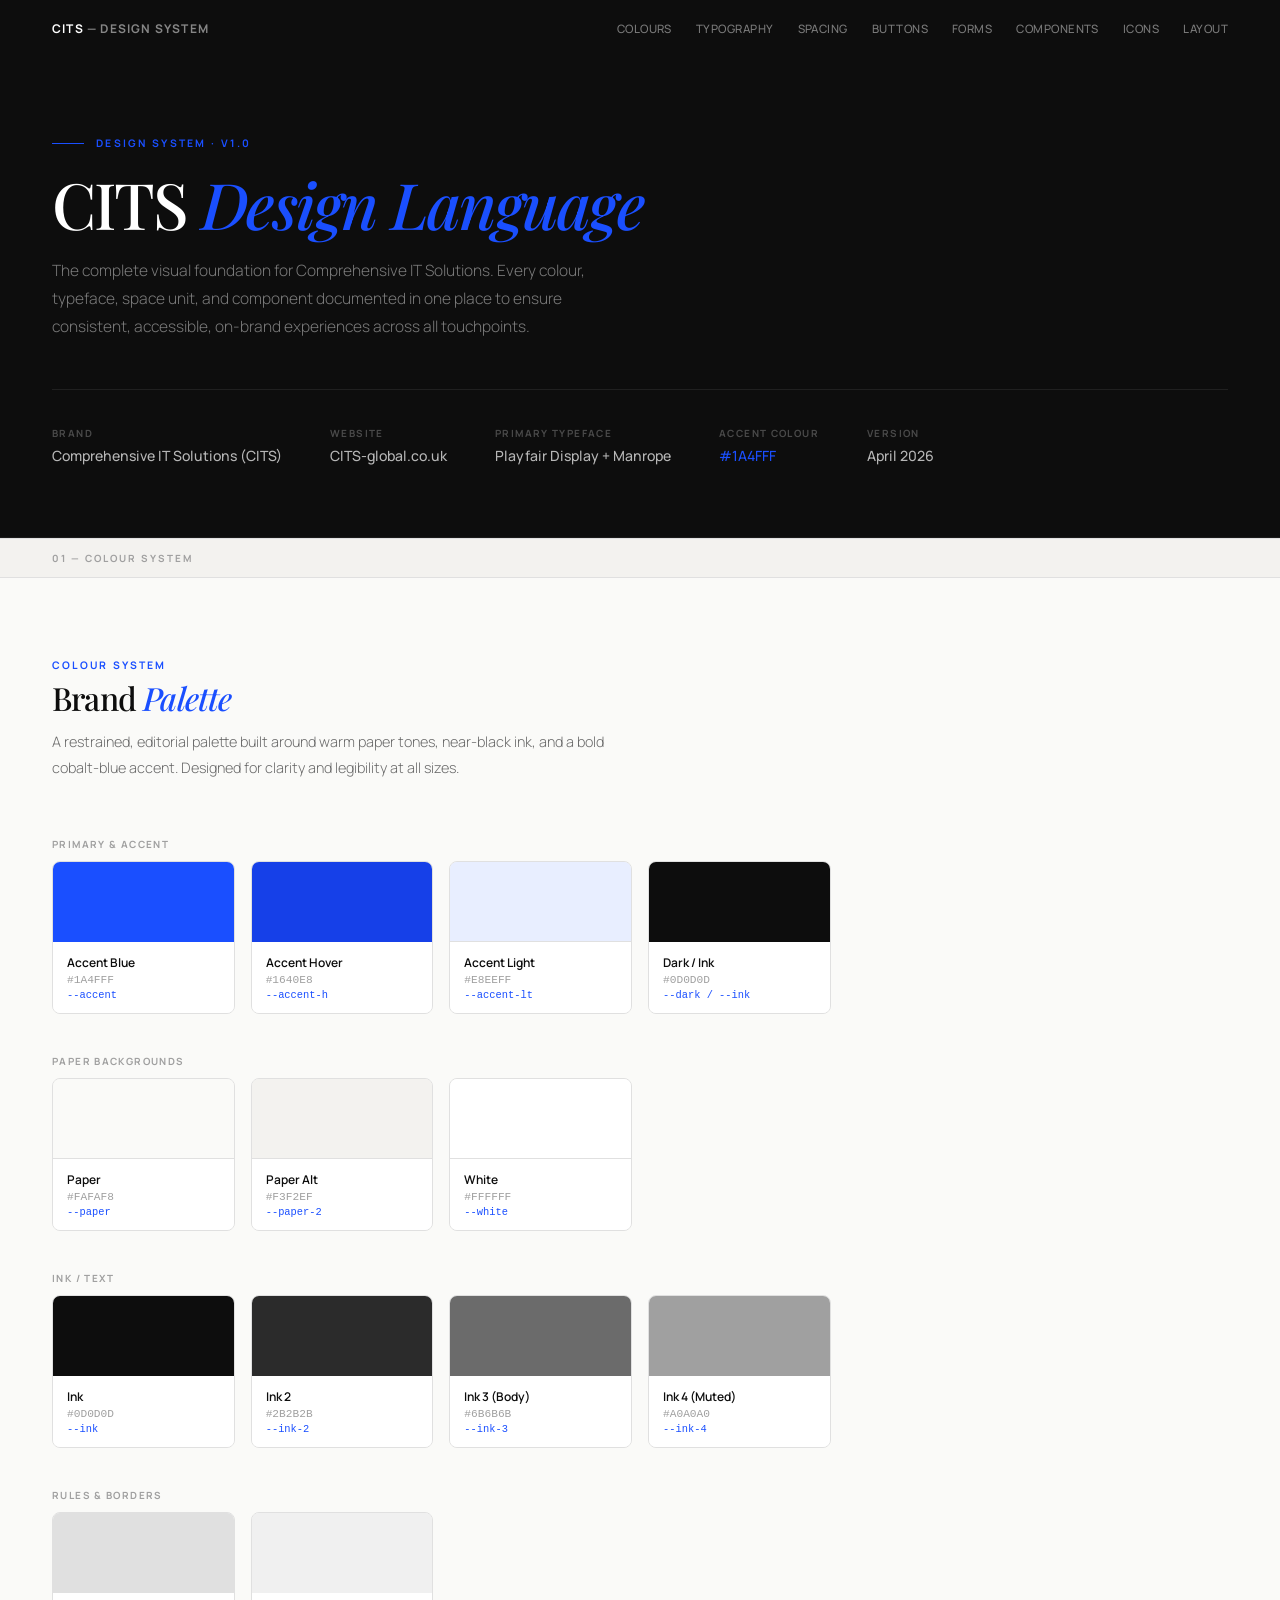
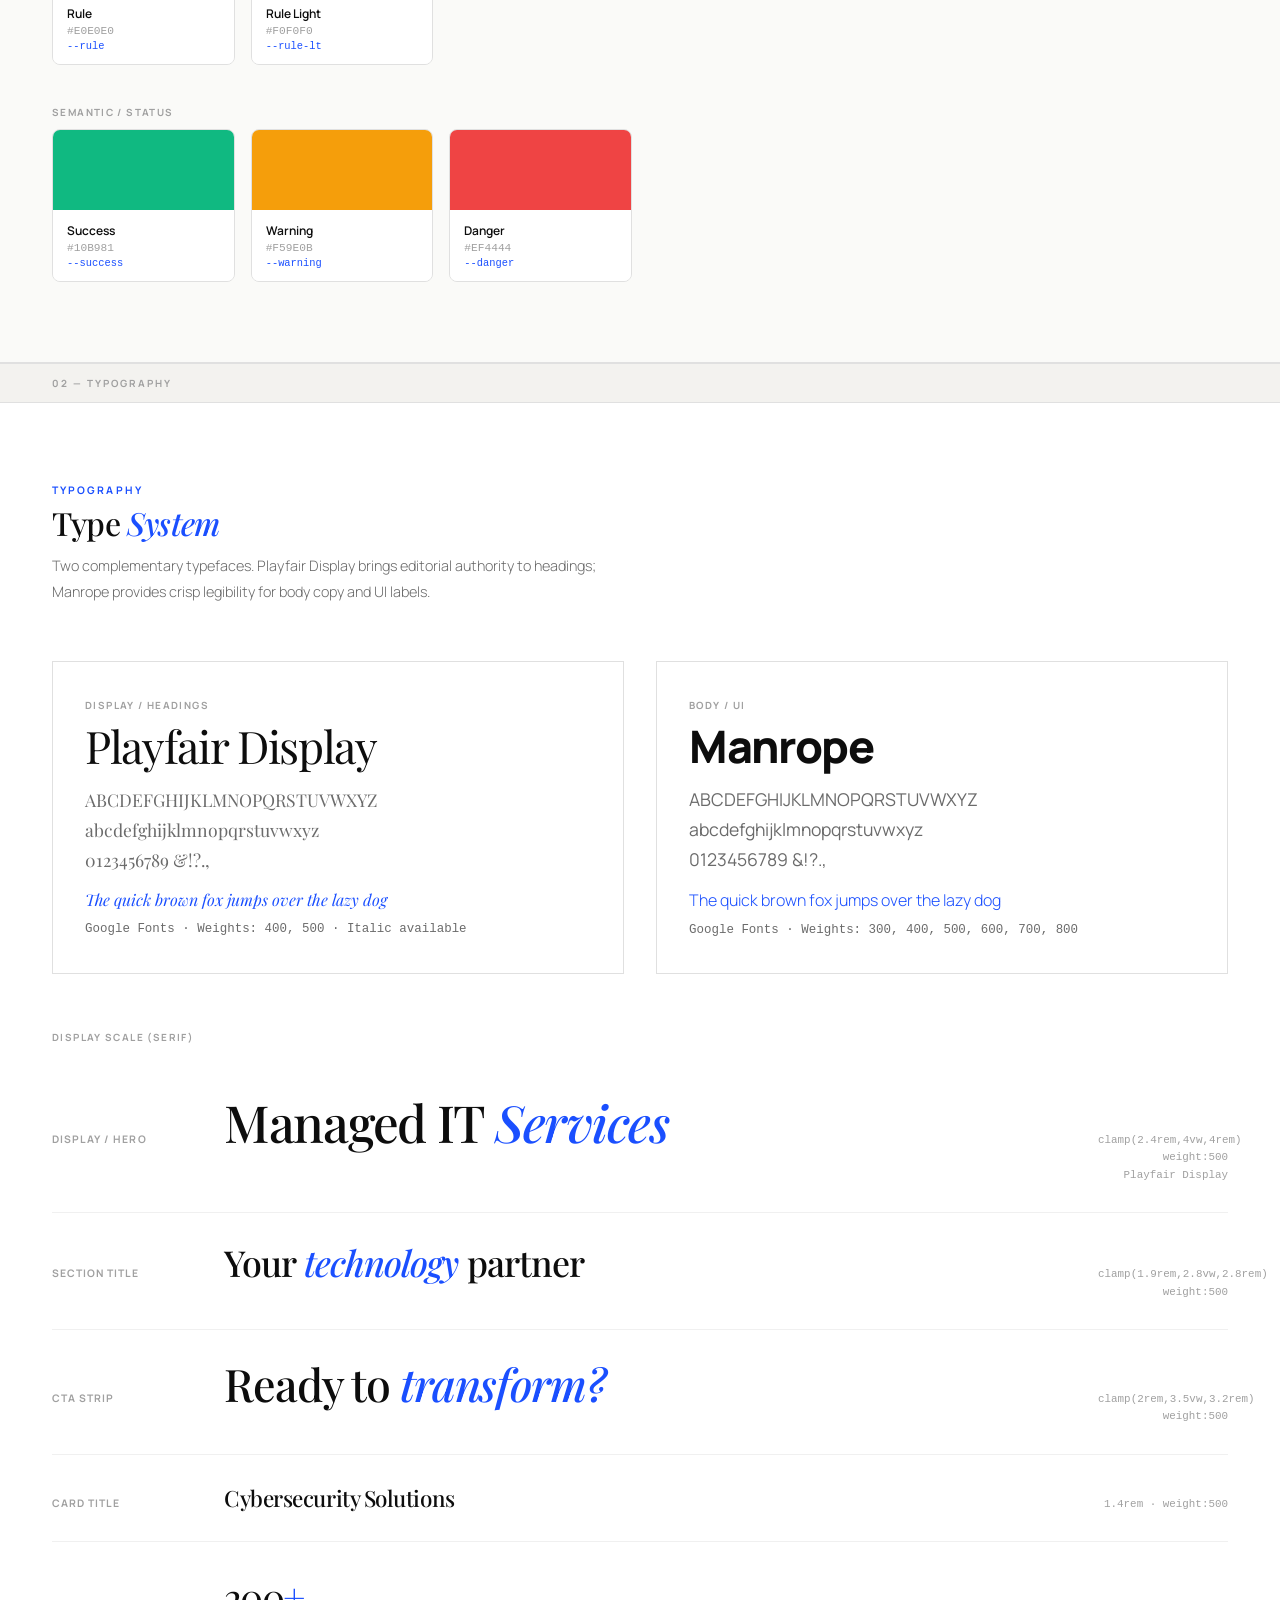
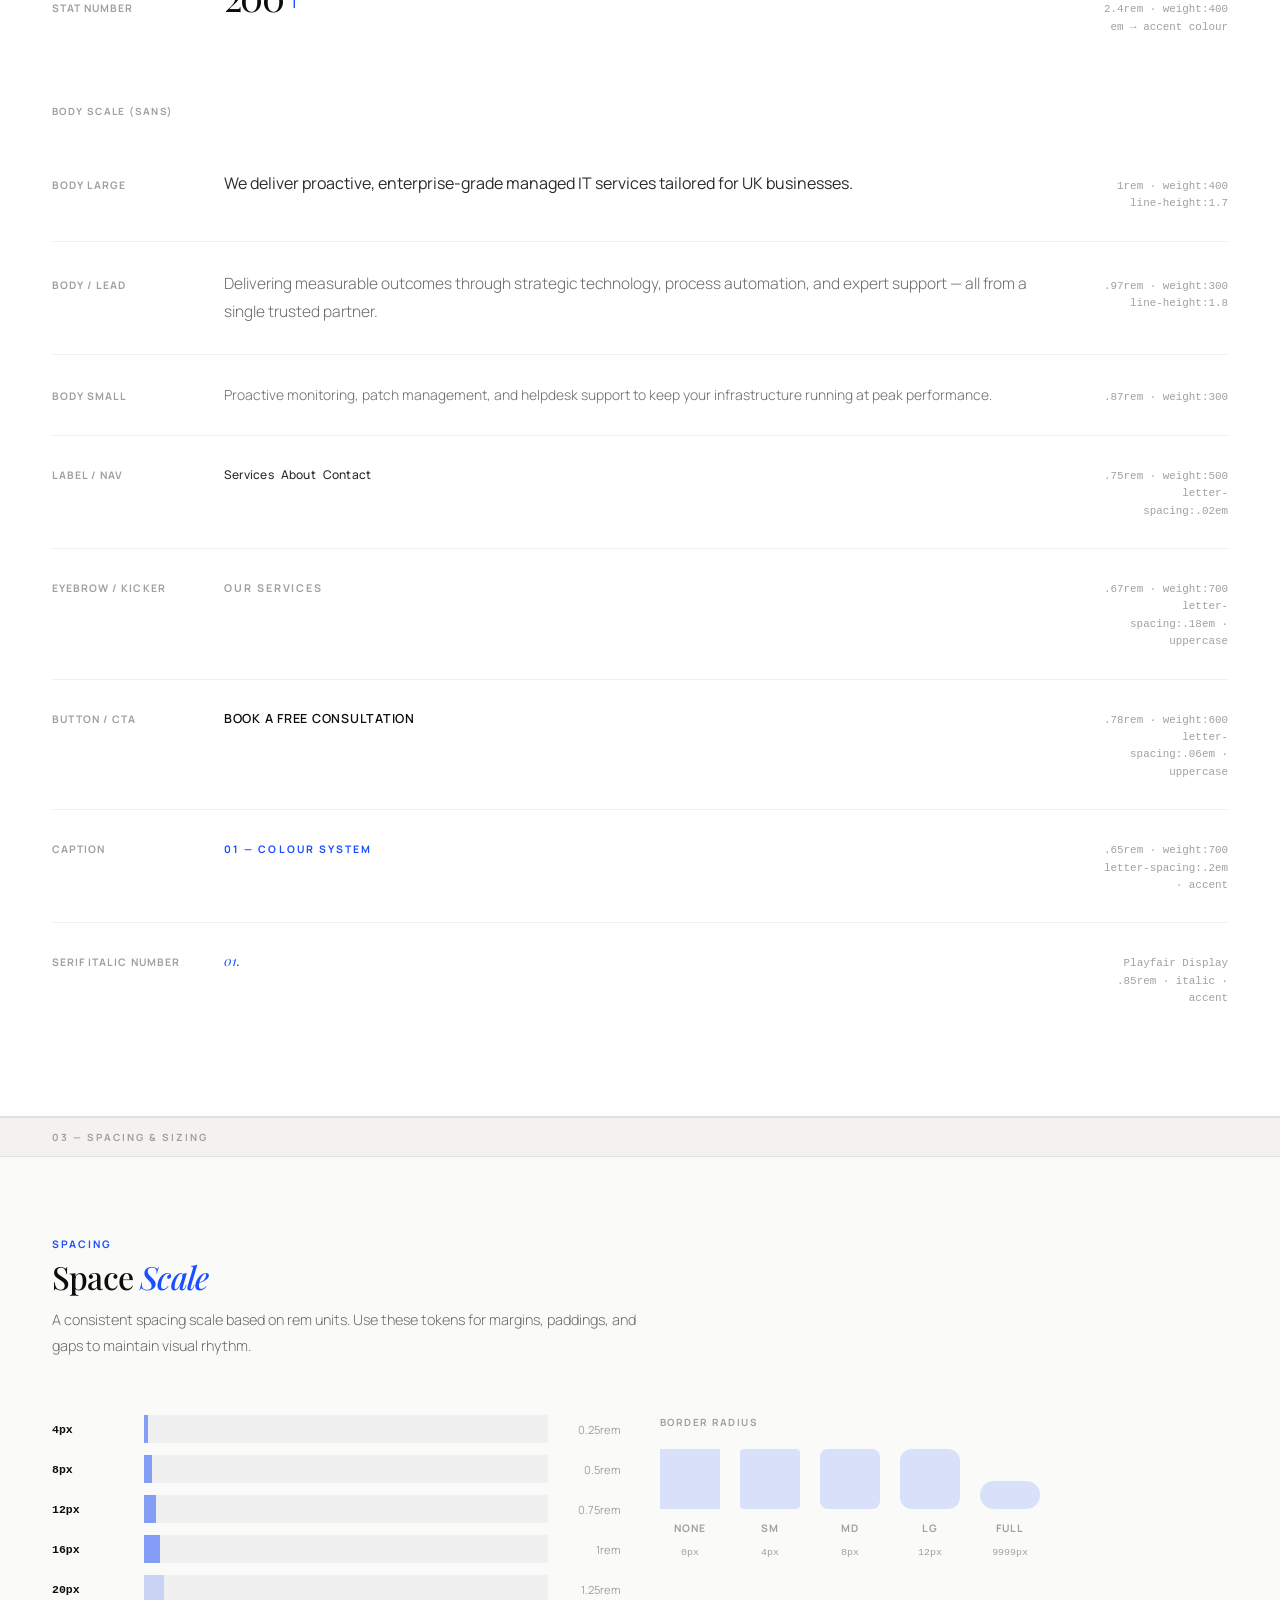
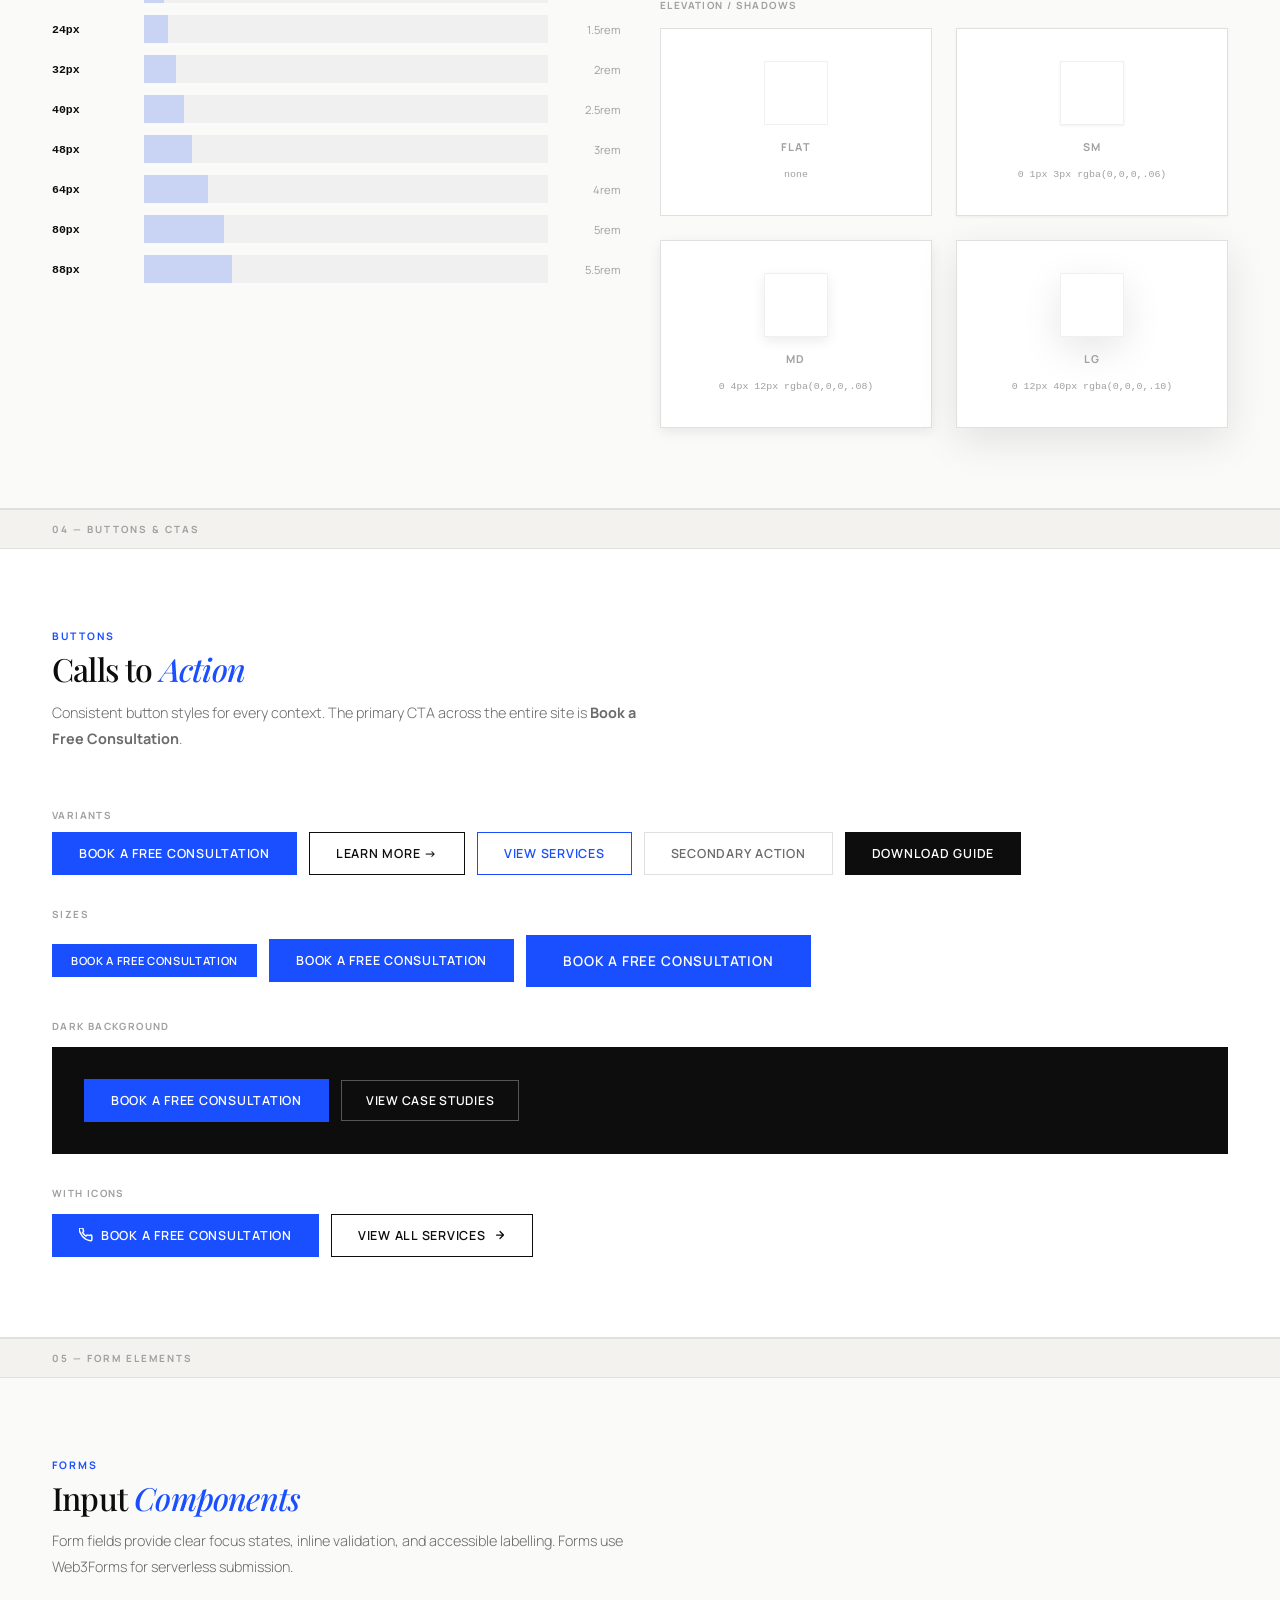
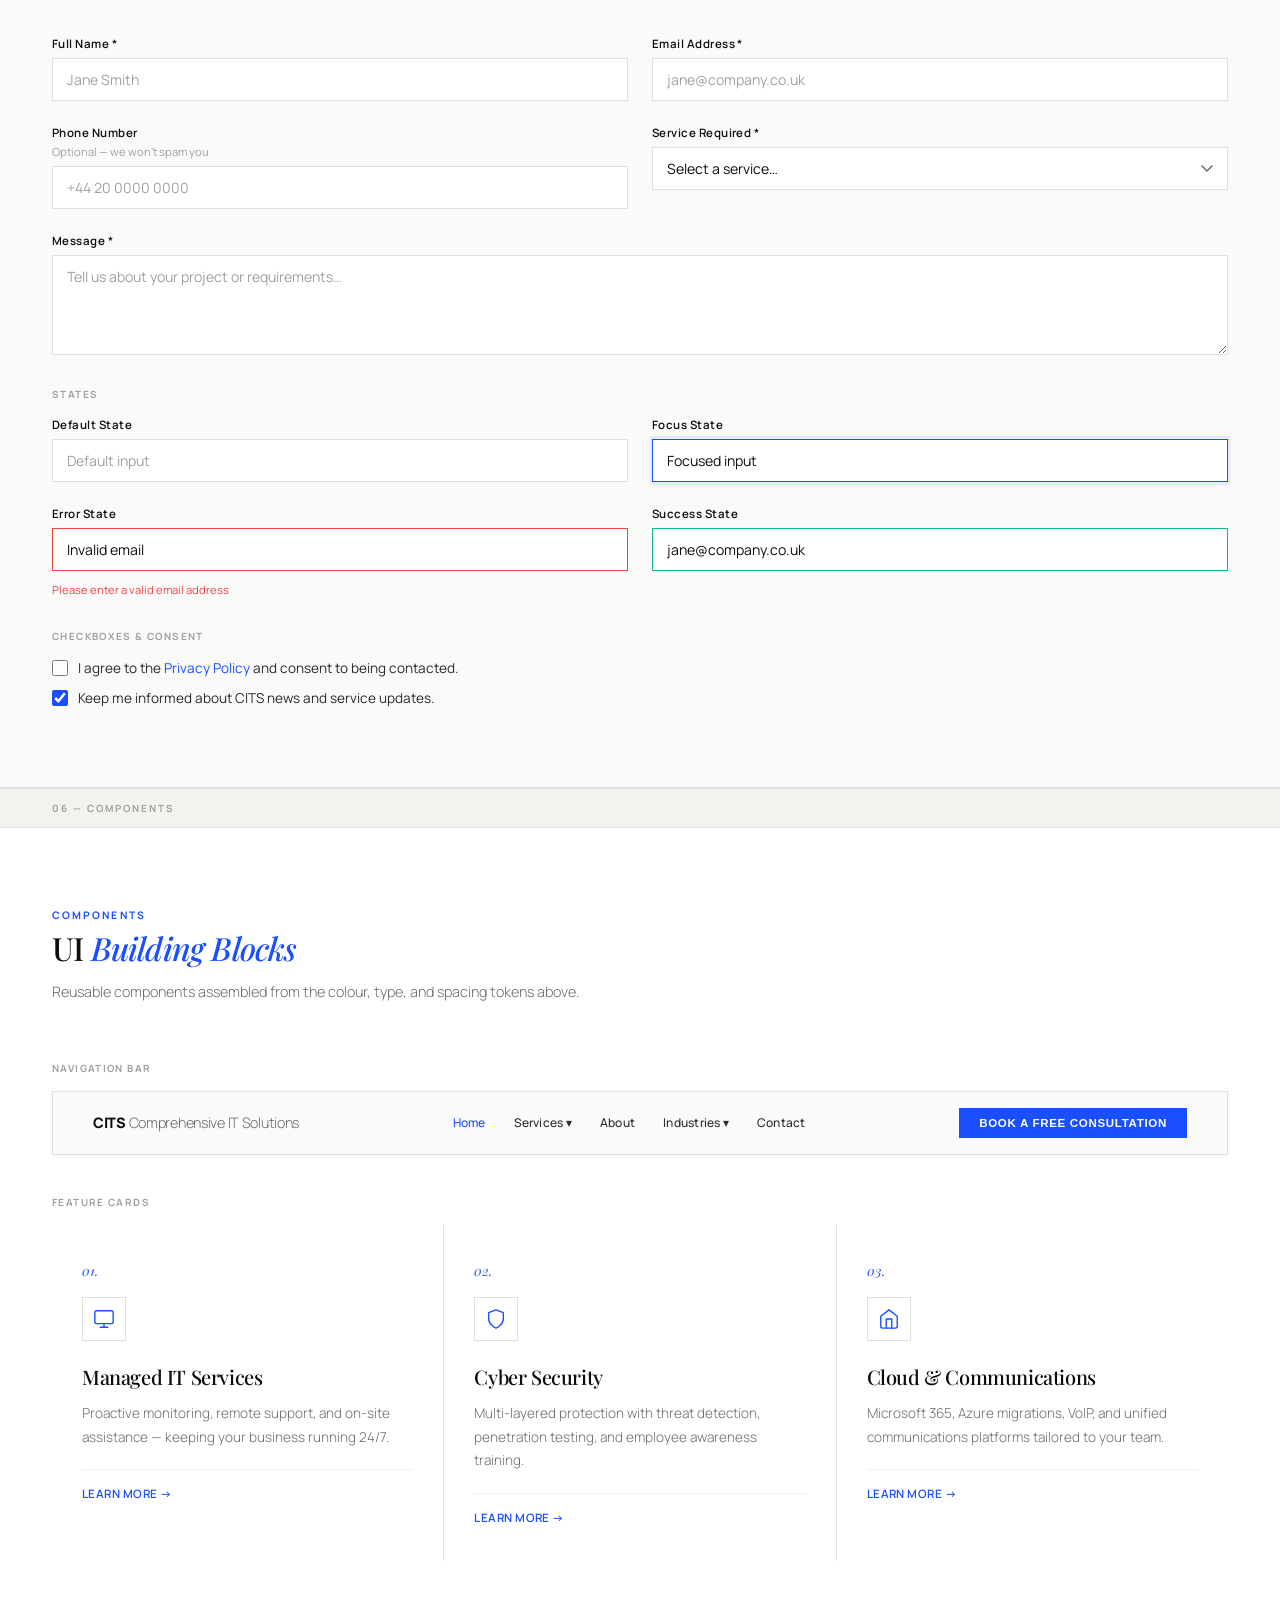
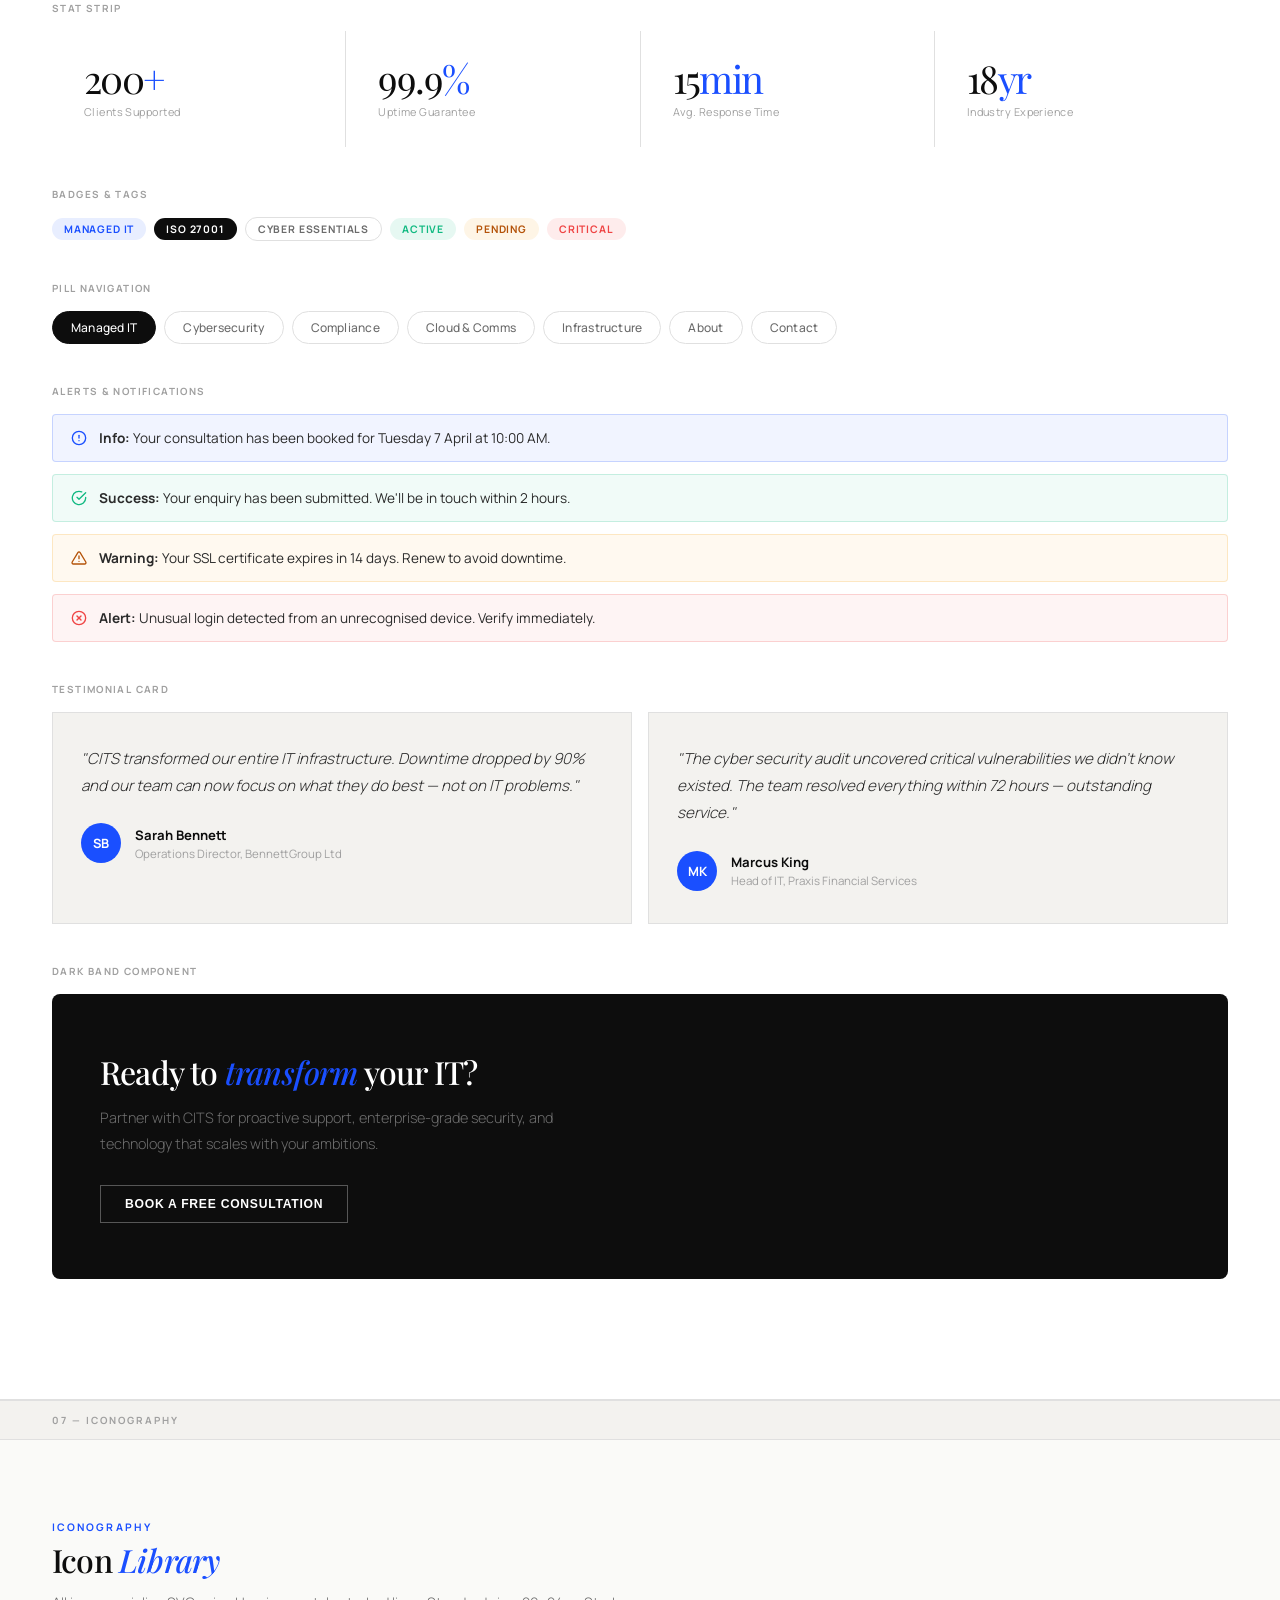
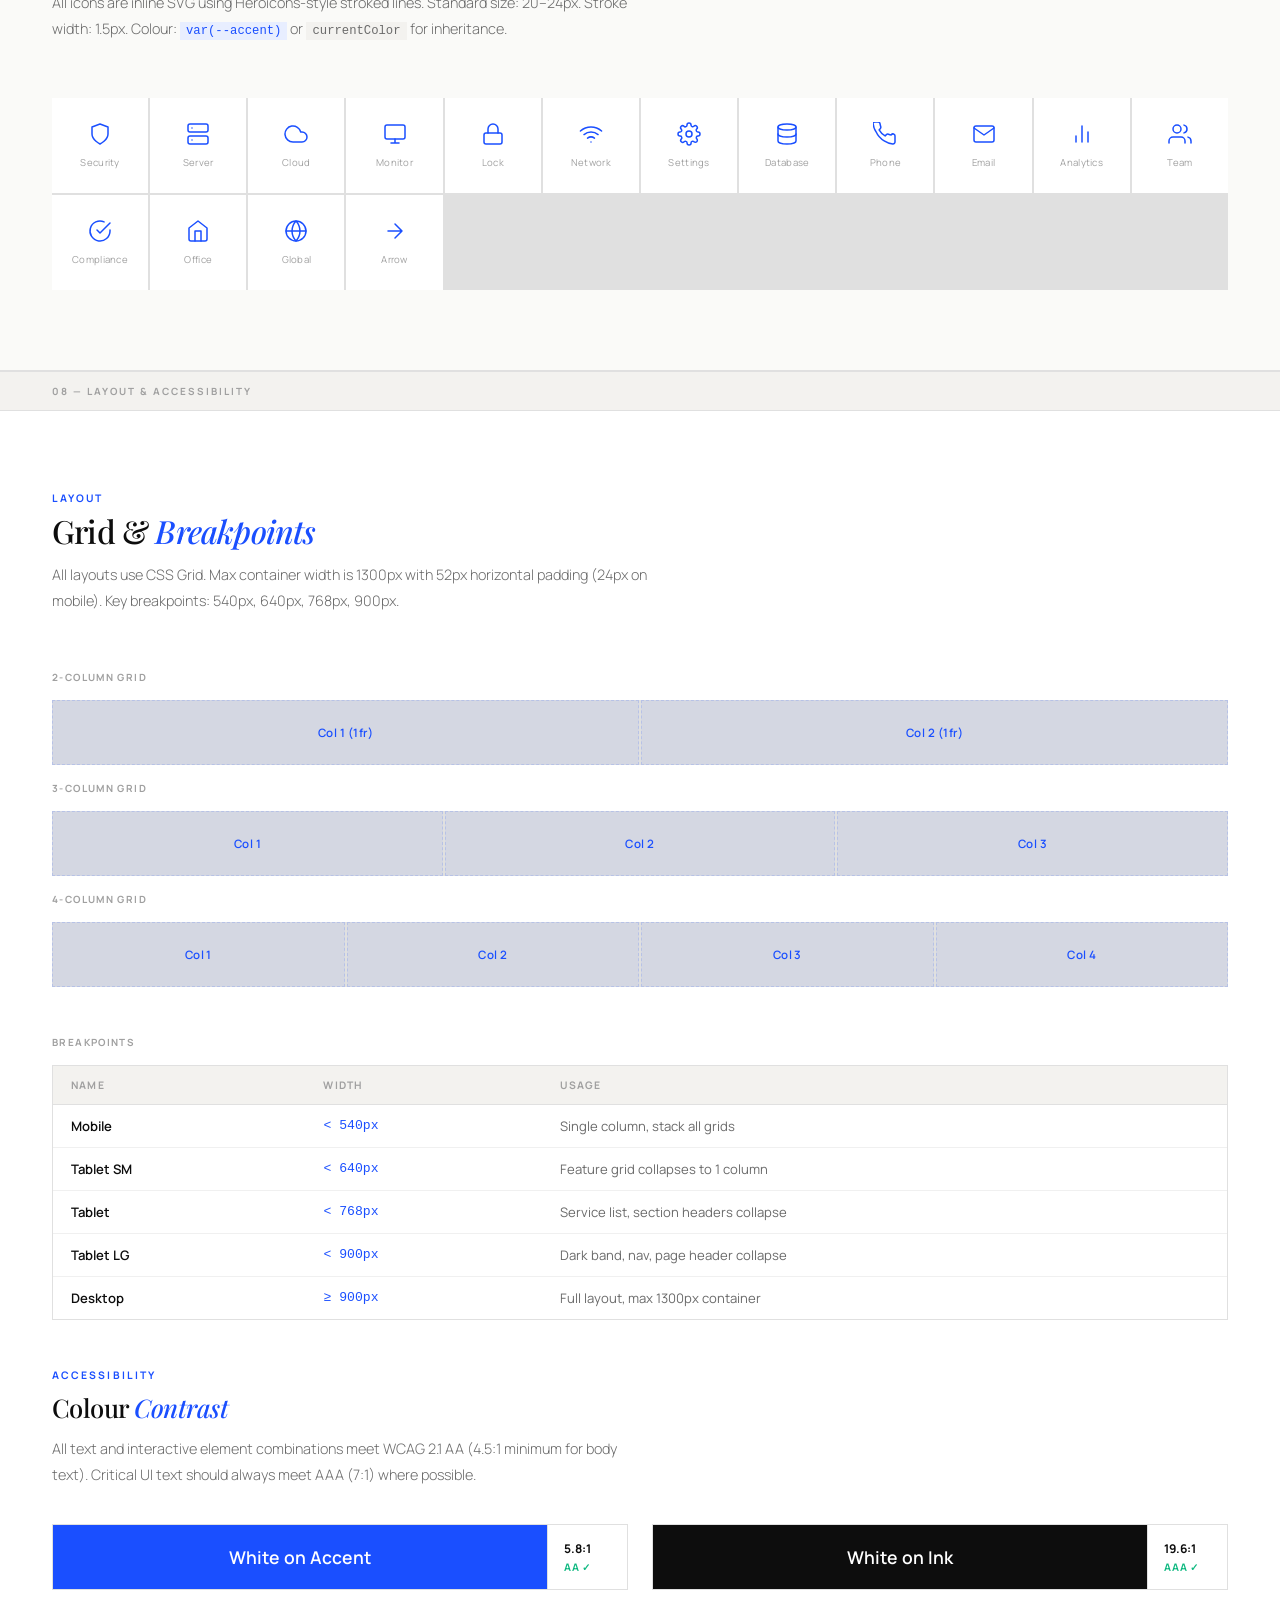
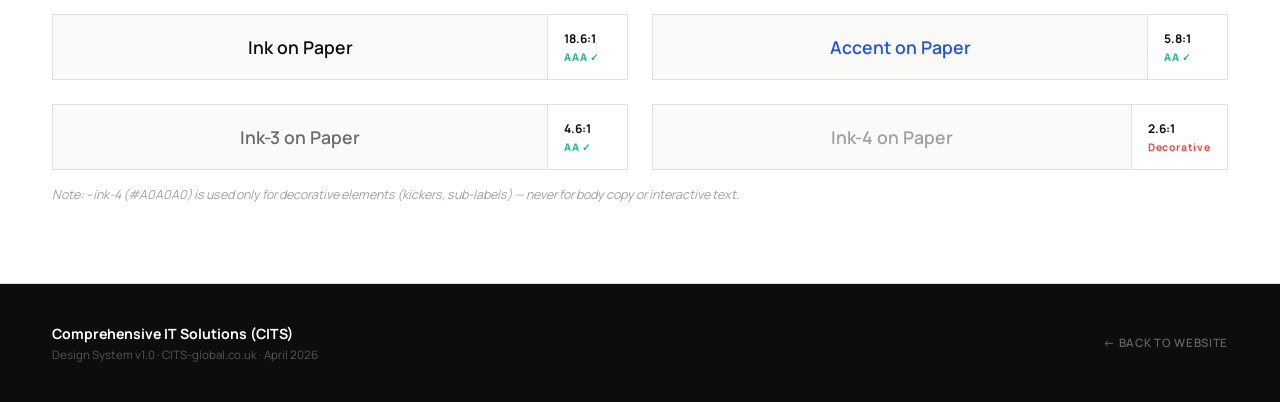
<file: design-system.html>
<!DOCTYPE html>
<html lang="en">
<head>
  <meta charset="UTF-8">
  <meta name="viewport" content="width=device-width, initial-scale=1.0">
  <title>Design System — Comprehensive IT Solutions (CITS)</title>
  <link rel="preconnect" href="https://fonts.googleapis.com">
  <link rel="preconnect" href="https://fonts.gstatic.com" crossorigin>
  <link href="https://fonts.googleapis.com/css2?family=Manrope:wght@300;400;500;600;700;800&family=Playfair+Display:ital,wght@0,400;0,500;1,400;1,500&display=swap" rel="stylesheet">
  <style>
    /* ── Tokens ── */
    :root {
      --paper:    #fafaf8;
      --paper-2:  #f3f2ef;
      --ink:      #0d0d0d;
      --ink-2:    #2b2b2b;
      --ink-3:    #6b6b6b;
      --ink-4:    #a0a0a0;
      --rule:     #e0e0e0;
      --rule-lt:  #f0f0f0;
      --accent:   #1a4fff;
      --accent-h: #1640e8;
      --accent-lt:#e8eeff;
      --dark:     #0d0d0d;
      --white:    #ffffff;
      --success:  #10b981;
      --warning:  #f59e0b;
      --danger:   #ef4444;
      --serif:    'Playfair Display', Georgia, serif;
      --sans:     'Manrope', 'Helvetica Neue', sans-serif;
      --max:      1300px;
      --radius-sm: 4px;
      --radius-md: 8px;
      --radius-lg: 12px;
      --radius-full: 9999px;
      --shadow-sm: 0 1px 3px rgba(0,0,0,.06);
      --shadow-md: 0 4px 12px rgba(0,0,0,.08);
      --shadow-lg: 0 12px 40px rgba(0,0,0,.10);
    }
    *, *::before, *::after { box-sizing: border-box; margin: 0; padding: 0; }
    html { scroll-behavior: smooth; }
    body { font-family: var(--sans); background: var(--paper); color: var(--ink); -webkit-font-smoothing: antialiased; }
    a { color: inherit; text-decoration: none; }
    ::selection { background: var(--accent); color: #fff; }

    /* ── Layout ── */
    .wrap { max-width: var(--max); margin: 0 auto; padding: 0 52px; }
    @media (max-width: 768px) { .wrap { padding: 0 24px; } }

    /* ── Design System Nav ── */
    .ds-nav {
      position: sticky; top: 0; z-index: 200;
      background: var(--dark); color: #fff;
      padding: 0 52px;
      display: flex; align-items: center; justify-content: space-between;
      height: 56px;
    }
    .ds-nav__brand { font-size: .75rem; font-weight: 700; letter-spacing: .1em; text-transform: uppercase; color: rgba(255,255,255,.5); }
    .ds-nav__brand span { color: #fff; }
    .ds-nav__links { display: flex; gap: 24px; }
    .ds-nav__links a { font-size: .72rem; font-weight: 500; letter-spacing: .04em; color: rgba(255,255,255,.45); text-transform: uppercase; transition: color .18s; }
    .ds-nav__links a:hover { color: #fff; }
    @media (max-width: 768px) { .ds-nav__links { display: none; } .ds-nav { padding: 0 24px; } }

    /* ── Section structure ── */
    .ds-section { padding: 80px 0; border-bottom: 1px solid var(--rule); }
    .ds-section:last-child { border-bottom: none; }
    .ds-section-label {
      font-size: .65rem; font-weight: 700; letter-spacing: .2em; text-transform: uppercase;
      color: var(--accent); margin-bottom: 8px;
    }
    .ds-section-title {
      font-family: var(--serif); font-size: clamp(1.6rem, 2.5vw, 2.4rem);
      font-weight: 500; letter-spacing: -.025em; color: var(--ink);
      margin-bottom: 12px; line-height: 1.15;
    }
    .ds-section-title i { font-style: italic; color: var(--accent); }
    .ds-section-desc {
      font-size: .9rem; font-weight: 300; color: var(--ink-3); line-height: 1.8;
      max-width: 600px; margin-bottom: 56px;
    }
    .ds-label {
      font-size: .62rem; font-weight: 700; letter-spacing: .14em; text-transform: uppercase;
      color: var(--ink-4); margin-bottom: 10px; display: block;
    }
    .ds-value {
      font-size: .78rem; color: var(--ink-3); margin-top: 6px; font-family: 'Courier New', monospace;
    }

    /* ── Hero banner ── */
    .ds-hero {
      background: var(--dark); padding: 80px 52px 72px;
      border-bottom: 1px solid rgba(255,255,255,.06);
    }
    .ds-hero__eyebrow {
      font-size: .65rem; font-weight: 700; letter-spacing: .22em; text-transform: uppercase;
      color: var(--accent); margin-bottom: 20px;
      display: flex; align-items: center; gap: 12px;
    }
    .ds-hero__eyebrow::before { content: ''; width: 32px; height: 1px; background: var(--accent); }
    .ds-hero__title {
      font-family: var(--serif); font-size: clamp(2.4rem, 5vw, 4.5rem);
      font-weight: 500; letter-spacing: -.03em; color: #fff; line-height: 1.05;
      margin-bottom: 20px;
    }
    .ds-hero__title i { font-style: italic; color: var(--accent); }
    .ds-hero__sub {
      font-size: .97rem; font-weight: 300; color: rgba(255,255,255,.45);
      line-height: 1.8; max-width: 560px; margin-bottom: 48px;
    }
    .ds-hero__meta {
      display: flex; gap: 48px; flex-wrap: wrap;
      border-top: 1px solid rgba(255,255,255,.08); padding-top: 36px;
    }
    .ds-hero__meta-item {}
    .ds-hero__meta-label { font-size: .62rem; font-weight: 700; letter-spacing: .14em; text-transform: uppercase; color: rgba(255,255,255,.25); margin-bottom: 6px; }
    .ds-hero__meta-value { font-size: .88rem; font-weight: 500; color: rgba(255,255,255,.7); }

    /* ── Color grid ── */
    .color-grid { display: grid; grid-template-columns: repeat(auto-fill, minmax(160px, 1fr)); gap: 16px; }
    .color-swatch {
      border: 1px solid var(--rule); overflow: hidden;
      border-radius: var(--radius-md);
    }
    .color-swatch__block { height: 80px; }
    .color-swatch__info { padding: 12px 14px; background: var(--white); }
    .color-swatch__name { font-size: .75rem; font-weight: 600; color: var(--ink); margin-bottom: 3px; }
    .color-swatch__hex { font-size: .7rem; color: var(--ink-4); font-family: 'Courier New', monospace; }
    .color-swatch__token { font-size: .65rem; color: var(--accent); font-family: 'Courier New', monospace; margin-top: 3px; }

    /* ── Type specimens ── */
    .type-row {
      display: grid; grid-template-columns: 140px 1fr 130px;
      gap: 32px; align-items: baseline;
      padding: 28px 0; border-bottom: 1px solid var(--rule-lt);
    }
    .type-row:last-child { border-bottom: none; }
    .type-meta { font-size: .65rem; font-weight: 700; letter-spacing: .1em; text-transform: uppercase; color: var(--ink-4); padding-top: 4px; }
    .type-spec { font-size: .68rem; color: var(--ink-4); font-family: 'Courier New', monospace; text-align: right; line-height: 1.6; }
    @media (max-width: 768px) { .type-row { grid-template-columns: 1fr; gap: 8px; } .type-spec { display: none; } }

    /* ── Spacing scale ── */
    .space-grid { display: flex; flex-direction: column; gap: 12px; }
    .space-row { display: flex; align-items: center; gap: 20px; }
    .space-bar-wrap { flex: 1; background: var(--rule-lt); height: 28px; position: relative; overflow: hidden; }
    .space-bar { height: 100%; background: var(--accent); opacity: .18; }
    .space-name { font-size: .72rem; font-weight: 600; color: var(--ink); width: 72px; flex-shrink: 0; font-family: 'Courier New', monospace; }
    .space-px { font-size: .7rem; color: var(--ink-4); width: 52px; flex-shrink: 0; text-align: right; }

    /* ── Button showcase ── */
    .btn-grid { display: flex; flex-wrap: wrap; gap: 12px; align-items: center; }
    .btn {
      display: inline-flex; align-items: center; gap: 8px;
      padding: 12px 26px;
      font-family: var(--sans); font-size: .78rem; font-weight: 600;
      letter-spacing: .06em; text-transform: uppercase;
      border: 1.5px solid transparent; cursor: pointer;
      transition: background .2s, color .2s, border-color .2s, transform .18s;
      white-space: nowrap;
    }
    .btn:hover { transform: translateY(-1px); }
    .btn-filled  { background: var(--accent); color: #fff; border-color: var(--accent); }
    .btn-filled:hover  { background: var(--accent-h); border-color: var(--accent-h); }
    .btn-outline { background: transparent; color: var(--ink); border-color: var(--ink); }
    .btn-outline:hover { background: var(--ink); color: var(--paper); }
    .btn-outline-accent { background: transparent; color: var(--accent); border-color: var(--accent); }
    .btn-outline-accent:hover { background: var(--accent); color: #fff; }
    .btn-ghost { background: transparent; color: var(--ink-3); border-color: var(--rule); }
    .btn-ghost:hover { background: var(--paper-2); }
    .btn-sm { padding: 8px 18px; font-size: .7rem; }
    .btn-lg { padding: 16px 36px; font-size: .85rem; }
    .btn-dark { background: var(--dark); color: #fff; border-color: var(--dark); }
    .btn-dark:hover { background: var(--ink-2); }

    .btn-row-label {
      font-size: .62rem; font-weight: 700; letter-spacing: .14em; text-transform: uppercase;
      color: var(--ink-4); margin-top: 32px; margin-bottom: 14px;
    }

    /* ── Form elements ── */
    .form-grid { display: grid; grid-template-columns: 1fr 1fr; gap: 24px; }
    @media (max-width: 768px) { .form-grid { grid-template-columns: 1fr; } }
    .form-group { display: flex; flex-direction: column; gap: 7px; }
    .form-label { font-size: .72rem; font-weight: 600; letter-spacing: .04em; color: var(--ink); }
    .form-hint { font-size: .7rem; color: var(--ink-4); margin-top: -3px; }
    .form-input {
      width: 100%; padding: 11px 14px;
      border: 1.5px solid var(--rule); background: var(--white);
      font-family: var(--sans); font-size: .88rem; font-weight: 400; color: var(--ink);
      outline: none; transition: border-color .18s, box-shadow .18s;
    }
    .form-input:focus { border-color: var(--accent); box-shadow: 0 0 0 3px rgba(26,79,255,.08); }
    .form-input::placeholder { color: var(--ink-4); }
    .form-input.is-error { border-color: var(--danger); }
    .form-input.is-success { border-color: var(--success); }
    .form-select {
      width: 100%; padding: 11px 14px;
      border: 1.5px solid var(--rule); background: var(--white);
      font-family: var(--sans); font-size: .88rem; color: var(--ink);
      outline: none; appearance: none;
      background-image: url("data:image/svg+xml,%3Csvg xmlns='http://www.w3.org/2000/svg' width='12' height='8' viewBox='0 0 12 8'%3E%3Cpath d='M1 1l5 5 5-5' stroke='%236b6b6b' stroke-width='1.5' fill='none' stroke-linecap='round'/%3E%3C/svg%3E");
      background-repeat: no-repeat; background-position: right 14px center;
      cursor: pointer;
    }
    textarea.form-input { resize: vertical; min-height: 100px; }
    .form-check { display: flex; align-items: center; gap: 10px; cursor: pointer; }
    .form-check input[type="checkbox"] { width: 16px; height: 16px; accent-color: var(--accent); cursor: pointer; }
    .form-check-label { font-size: .85rem; color: var(--ink-2); }
    .field-error { font-size: .7rem; color: var(--danger); margin-top: 4px; }

    /* ── Cards ── */
    .card-grid { display: grid; grid-template-columns: repeat(3,1fr); gap: 1px; background: var(--rule); }
    @media (max-width: 768px) { .card-grid { grid-template-columns: 1fr; } }
    .card { background: var(--white); padding: 36px 30px; transition: background .2s; }
    .card:hover { background: var(--paper); }
    .card__num { font-family: var(--serif); font-style: italic; font-size: .85rem; color: var(--accent); margin-bottom: 18px; }
    .card__icon { width: 44px; height: 44px; border: 1px solid var(--rule); display: flex; align-items: center; justify-content: center; color: var(--accent); margin-bottom: 22px; }
    .card__icon svg { width: 22px; height: 22px; stroke: currentColor; fill: none; stroke-width: 1.5; stroke-linecap: round; stroke-linejoin: round; }
    .card__title { font-family: var(--serif); font-size: 1.25rem; font-weight: 500; letter-spacing: -.02em; color: var(--ink); margin-bottom: 12px; }
    .card__body { font-size: .85rem; font-weight: 300; color: var(--ink-3); line-height: 1.75; }
    .card__footer { margin-top: 20px; padding-top: 16px; border-top: 1px solid var(--rule-lt); font-size: .72rem; font-weight: 600; color: var(--accent); letter-spacing: .04em; text-transform: uppercase; }

    /* ── Alert / Status ── */
    .alert-grid { display: flex; flex-direction: column; gap: 12px; }
    .alert { padding: 14px 18px; display: flex; align-items: flex-start; gap: 12px; font-size: .85rem; border: 1px solid; border-radius: var(--radius-sm); }
    .alert svg { width: 16px; height: 16px; flex-shrink: 0; margin-top: 1px; }
    .alert-info   { background: rgba(26,79,255,.06);  border-color: rgba(26,79,255,.2);  color: var(--accent); }
    .alert-success{ background: rgba(16,185,129,.06); border-color: rgba(16,185,129,.2); color: var(--success); }
    .alert-warning{ background: rgba(245,158,11,.06); border-color: rgba(245,158,11,.2); color: #b45309; }
    .alert-danger { background: rgba(239,68,68,.06);  border-color: rgba(239,68,68,.2);  color: var(--danger); }
    .alert span { color: var(--ink-2); }

    /* ── Badge / Tag ── */
    .badge-row { display: flex; flex-wrap: wrap; gap: 8px; align-items: center; }
    .badge {
      display: inline-flex; align-items: center; gap: 6px;
      padding: 4px 12px; font-size: .65rem; font-weight: 700;
      letter-spacing: .08em; text-transform: uppercase; border-radius: var(--radius-full);
    }
    .badge-accent  { background: var(--accent-lt); color: var(--accent); }
    .badge-dark    { background: var(--dark);      color: #fff; }
    .badge-outline { background: transparent; border: 1px solid var(--rule); color: var(--ink-3); }
    .badge-success { background: rgba(16,185,129,.1); color: var(--success); }
    .badge-warning { background: rgba(245,158,11,.1); color: #b45309; }
    .badge-danger  { background: rgba(239,68,68,.1); color: var(--danger); }

    /* ── Navigation preview ── */
    .nav-preview {
      border: 1px solid var(--rule); background: rgba(250,250,248,.97);
      padding: 0 40px; display: flex; align-items: center;
      justify-content: space-between; height: 64px; position: relative;
      box-shadow: var(--shadow-sm);
    }
    .nav-preview__logo { font-size: .9rem; font-weight: 800; letter-spacing: -.02em; color: var(--ink); }
    .nav-preview__logo span { font-weight: 300; color: var(--ink-3); }
    .nav-preview__links { display: flex; align-items: center; gap: 28px; }
    .nav-preview__links a { font-size: .75rem; font-weight: 500; color: var(--ink-2); letter-spacing: .02em; }
    .nav-preview__links a.active { color: var(--accent); }
    .nav-preview__cta {
      display: inline-flex; align-items: center; gap: 8px;
      padding: 9px 20px; font-size: .72rem; font-weight: 700;
      letter-spacing: .06em; text-transform: uppercase;
      background: var(--accent); color: #fff; border: none; cursor: pointer;
      transition: background .18s;
    }
    .nav-preview__cta:hover { background: var(--accent-h); }

    /* ── Icon grid ── */
    .icon-grid { display: grid; grid-template-columns: repeat(auto-fill, minmax(90px,1fr)); gap: 2px; background: var(--rule); }
    .icon-cell { background: var(--white); padding: 24px 16px; display: flex; flex-direction: column; align-items: center; gap: 10px; transition: background .2s; }
    .icon-cell:hover { background: var(--paper); }
    .icon-cell svg { width: 24px; height: 24px; stroke: var(--accent); fill: none; stroke-width: 1.5; stroke-linecap: round; stroke-linejoin: round; }
    .icon-cell span { font-size: .6rem; color: var(--ink-4); text-align: center; letter-spacing: .03em; }

    /* ── Shadow showcase ── */
    .shadow-grid { display: grid; grid-template-columns: repeat(4,1fr); gap: 24px; }
    @media (max-width: 768px) { .shadow-grid { grid-template-columns: 1fr 1fr; } }
    .shadow-card {
      background: var(--white); padding: 32px 24px;
      display: flex; flex-direction: column; align-items: center; gap: 14px;
    }
    .shadow-box { width: 64px; height: 64px; background: var(--white); border: 1px solid var(--rule-lt); }
    .shadow-name { font-size: .68rem; font-weight: 700; letter-spacing: .1em; text-transform: uppercase; color: var(--ink-4); }
    .shadow-value { font-size: .62rem; color: var(--ink-4); font-family: 'Courier New', monospace; text-align: center; line-height: 1.5; }

    /* ── Radius showcase ── */
    .radius-grid { display: flex; flex-wrap: wrap; gap: 20px; align-items: flex-end; }
    .radius-item { display: flex; flex-direction: column; align-items: center; gap: 12px; }
    .radius-box { width: 60px; height: 60px; background: var(--accent); opacity: .15; }
    .radius-label { font-size: .65rem; font-weight: 700; letter-spacing: .1em; text-transform: uppercase; color: var(--ink-4); }
    .radius-value { font-size: .62rem; color: var(--ink-4); font-family: 'Courier New', monospace; }

    /* ── Divider strip ── */
    .ds-divider { background: var(--paper-2); border-top: 1px solid var(--rule); border-bottom: 1px solid var(--rule); padding: 12px 52px; display: flex; align-items: center; gap: 10px; margin: 0; }
    .ds-divider span { font-size: .62rem; font-weight: 700; letter-spacing: .2em; text-transform: uppercase; color: var(--ink-4); }

    /* ── Dark section preview ── */
    .dark-preview { background: var(--dark); padding: 56px 48px; border-radius: var(--radius-md); }
    .dark-preview h3 { font-family: var(--serif); font-size: 2rem; font-weight: 500; color: #fff; letter-spacing: -.025em; margin-bottom: 12px; }
    .dark-preview h3 i { font-style: italic; color: var(--accent); }
    .dark-preview p { font-size: .9rem; font-weight: 300; color: rgba(255,255,255,.4); line-height: 1.8; margin-bottom: 28px; max-width: 480px; }
    .dark-preview .btn-outline-w { background: transparent; color: #fff; border: 1.5px solid rgba(255,255,255,.3); padding: 11px 24px; font-size: .76rem; font-weight: 600; letter-spacing: .06em; text-transform: uppercase; display: inline-flex; align-items: center; gap: 8px; cursor: pointer; transition: background .18s, border-color .18s; }
    .dark-preview .btn-outline-w:hover { background: rgba(255,255,255,.08); border-color: rgba(255,255,255,.5); }

    /* ── Grid preview ── */
    .grid-preview { display: grid; gap: 2px; background: var(--rule); }
    .grid-2  { grid-template-columns: 1fr 1fr; }
    .grid-3  { grid-template-columns: 1fr 1fr 1fr; }
    .grid-4  { grid-template-columns: repeat(4,1fr); }
    .grid-cell { background: rgba(26,79,255,.06); padding: 24px 20px; font-size: .72rem; font-weight: 600; color: var(--accent); letter-spacing: .04em; text-align: center; border: 1px dashed rgba(26,79,255,.15); }

    /* ── Pill / tag ── */
    .pill-row { display: flex; flex-wrap: wrap; gap: 8px; }
    .pill {
      font-size: .75rem; font-weight: 500; color: var(--ink-3);
      letter-spacing: .02em; padding: 7px 18px;
      border: 1px solid var(--rule); border-radius: 100px;
      transition: background .18s, border-color .18s, color .18s;
    }
    .pill:hover, .pill.active { background: var(--ink); color: #fff; border-color: var(--ink); }

    /* ── CMS / Stat strip ── */
    .stat-strip { display: flex; gap: 1px; background: var(--rule); }
    .stat-cell { background: var(--white); padding: 28px 32px; flex: 1; }
    .stat-num { font-family: var(--serif); font-size: 2.4rem; font-weight: 400; letter-spacing: -.04em; color: var(--ink); line-height: 1; margin-bottom: 6px; }
    .stat-num em { color: var(--accent); font-style: normal; }
    .stat-label { font-size: .68rem; font-weight: 400; color: var(--ink-4); letter-spacing: .04em; }

    /* ── Testimonial card ── */
    .testi { background: var(--paper-2); border: 1px solid var(--rule); padding: 32px 28px; }
    .testi__quote { font-size: .95rem; font-weight: 300; color: var(--ink-2); line-height: 1.8; font-style: italic; margin-bottom: 24px; }
    .testi__author { display: flex; align-items: center; gap: 14px; }
    .testi__avatar { width: 40px; height: 40px; border-radius: 50%; background: var(--accent); display: flex; align-items: center; justify-content: center; font-size: .8rem; font-weight: 700; color: #fff; flex-shrink: 0; }
    .testi__name { font-size: .82rem; font-weight: 700; color: var(--ink); }
    .testi__role { font-size: .72rem; color: var(--ink-4); margin-top: 2px; }

    /* ── Accessibility bar ── */
    .a11y-grid { display: grid; grid-template-columns: 1fr 1fr; gap: 24px; }
    @media (max-width: 768px) { .a11y-grid { grid-template-columns: 1fr; } }
    .a11y-pair { display: flex; align-items: stretch; border: 1px solid var(--rule); overflow: hidden; }
    .a11y-bg { padding: 20px 24px; display: flex; align-items: center; justify-content: center; flex: 1; }
    .a11y-text { font-size: 1.1rem; font-weight: 600; }
    .a11y-meta { padding: 12px 16px; border-left: 1px solid var(--rule); background: var(--white); display: flex; flex-direction: column; justify-content: center; min-width: 80px; }
    .a11y-ratio { font-size: .75rem; font-weight: 700; color: var(--ink); }
    .a11y-grade { font-size: .65rem; font-weight: 700; letter-spacing: .08em; margin-top: 3px; }
    .pass { color: var(--success); }
    .fail { color: var(--danger); }
  </style>
</head>
<body>

<!-- ── Sticky Design System Nav ── -->
<nav class="ds-nav">
  <div class="ds-nav__brand"><span>CITS</span> — Design System</div>
  <div class="ds-nav__links">
    <a href="#colors">Colours</a>
    <a href="#typography">Typography</a>
    <a href="#spacing">Spacing</a>
    <a href="#buttons">Buttons</a>
    <a href="#forms">Forms</a>
    <a href="#components">Components</a>
    <a href="#icons">Icons</a>
    <a href="#layout">Layout</a>
  </div>
</nav>

<!-- ── Hero ── -->
<section class="ds-hero">
  <div class="ds-hero__eyebrow">Design System · v1.0</div>
  <h1 class="ds-hero__title">CITS <i>Design Language</i></h1>
  <p class="ds-hero__sub">The complete visual foundation for Comprehensive IT Solutions. Every colour, typeface, space unit, and component documented in one place to ensure consistent, accessible, on-brand experiences across all touchpoints.</p>
  <div class="ds-hero__meta">
    <div class="ds-hero__meta-item">
      <div class="ds-hero__meta-label">Brand</div>
      <div class="ds-hero__meta-value">Comprehensive IT Solutions (CITS)</div>
    </div>
    <div class="ds-hero__meta-item">
      <div class="ds-hero__meta-label">Website</div>
      <div class="ds-hero__meta-value">CITS-global.co.uk</div>
    </div>
    <div class="ds-hero__meta-item">
      <div class="ds-hero__meta-label">Primary Typeface</div>
      <div class="ds-hero__meta-value">Playfair Display + Manrope</div>
    </div>
    <div class="ds-hero__meta-item">
      <div class="ds-hero__meta-label">Accent Colour</div>
      <div class="ds-hero__meta-value" style="color:#1a4fff;">#1A4FFF</div>
    </div>
    <div class="ds-hero__meta-item">
      <div class="ds-hero__meta-label">Version</div>
      <div class="ds-hero__meta-value">April 2026</div>
    </div>
  </div>
</section>

<!-- ══════════════════════════════════════════ -->
<!-- 1. COLOURS -->
<!-- ══════════════════════════════════════════ -->
<div class="ds-divider" id="colors"><span>01 — Colour System</span></div>
<section class="ds-section">
  <div class="wrap">
    <div class="ds-section-label">Colour System</div>
    <h2 class="ds-section-title">Brand <i>Palette</i></h2>
    <p class="ds-section-desc">A restrained, editorial palette built around warm paper tones, near-black ink, and a bold cobalt-blue accent. Designed for clarity and legibility at all sizes.</p>

    <span class="ds-label">Primary &amp; Accent</span>
    <div class="color-grid" style="margin-bottom:40px;">
      <div class="color-swatch">
        <div class="color-swatch__block" style="background:#1a4fff;"></div>
        <div class="color-swatch__info">
          <div class="color-swatch__name">Accent Blue</div>
          <div class="color-swatch__hex">#1A4FFF</div>
          <div class="color-swatch__token">--accent</div>
        </div>
      </div>
      <div class="color-swatch">
        <div class="color-swatch__block" style="background:#1640e8;"></div>
        <div class="color-swatch__info">
          <div class="color-swatch__name">Accent Hover</div>
          <div class="color-swatch__hex">#1640E8</div>
          <div class="color-swatch__token">--accent-h</div>
        </div>
      </div>
      <div class="color-swatch">
        <div class="color-swatch__block" style="background:#e8eeff; border-bottom:1px solid #e0e0e0;"></div>
        <div class="color-swatch__info">
          <div class="color-swatch__name">Accent Light</div>
          <div class="color-swatch__hex">#E8EEFF</div>
          <div class="color-swatch__token">--accent-lt</div>
        </div>
      </div>
      <div class="color-swatch">
        <div class="color-swatch__block" style="background:#0d0d0d;"></div>
        <div class="color-swatch__info">
          <div class="color-swatch__name">Dark / Ink</div>
          <div class="color-swatch__hex">#0D0D0D</div>
          <div class="color-swatch__token">--dark / --ink</div>
        </div>
      </div>
    </div>

    <span class="ds-label">Paper Backgrounds</span>
    <div class="color-grid" style="margin-bottom:40px;">
      <div class="color-swatch">
        <div class="color-swatch__block" style="background:#fafaf8; border-bottom:1px solid #e0e0e0;"></div>
        <div class="color-swatch__info">
          <div class="color-swatch__name">Paper</div>
          <div class="color-swatch__hex">#FAFAF8</div>
          <div class="color-swatch__token">--paper</div>
        </div>
      </div>
      <div class="color-swatch">
        <div class="color-swatch__block" style="background:#f3f2ef; border-bottom:1px solid #e0e0e0;"></div>
        <div class="color-swatch__info">
          <div class="color-swatch__name">Paper Alt</div>
          <div class="color-swatch__hex">#F3F2EF</div>
          <div class="color-swatch__token">--paper-2</div>
        </div>
      </div>
      <div class="color-swatch">
        <div class="color-swatch__block" style="background:#ffffff; border-bottom:1px solid #e0e0e0;"></div>
        <div class="color-swatch__info">
          <div class="color-swatch__name">White</div>
          <div class="color-swatch__hex">#FFFFFF</div>
          <div class="color-swatch__token">--white</div>
        </div>
      </div>
    </div>

    <span class="ds-label">Ink / Text</span>
    <div class="color-grid" style="margin-bottom:40px;">
      <div class="color-swatch">
        <div class="color-swatch__block" style="background:#0d0d0d;"></div>
        <div class="color-swatch__info">
          <div class="color-swatch__name">Ink</div>
          <div class="color-swatch__hex">#0D0D0D</div>
          <div class="color-swatch__token">--ink</div>
        </div>
      </div>
      <div class="color-swatch">
        <div class="color-swatch__block" style="background:#2b2b2b;"></div>
        <div class="color-swatch__info">
          <div class="color-swatch__name">Ink 2</div>
          <div class="color-swatch__hex">#2B2B2B</div>
          <div class="color-swatch__token">--ink-2</div>
        </div>
      </div>
      <div class="color-swatch">
        <div class="color-swatch__block" style="background:#6b6b6b;"></div>
        <div class="color-swatch__info">
          <div class="color-swatch__name">Ink 3 (Body)</div>
          <div class="color-swatch__hex">#6B6B6B</div>
          <div class="color-swatch__token">--ink-3</div>
        </div>
      </div>
      <div class="color-swatch">
        <div class="color-swatch__block" style="background:#a0a0a0;"></div>
        <div class="color-swatch__info">
          <div class="color-swatch__name">Ink 4 (Muted)</div>
          <div class="color-swatch__hex">#A0A0A0</div>
          <div class="color-swatch__token">--ink-4</div>
        </div>
      </div>
    </div>

    <span class="ds-label">Rules &amp; Borders</span>
    <div class="color-grid" style="margin-bottom:40px;">
      <div class="color-swatch">
        <div class="color-swatch__block" style="background:#e0e0e0;"></div>
        <div class="color-swatch__info">
          <div class="color-swatch__name">Rule</div>
          <div class="color-swatch__hex">#E0E0E0</div>
          <div class="color-swatch__token">--rule</div>
        </div>
      </div>
      <div class="color-swatch">
        <div class="color-swatch__block" style="background:#f0f0f0;"></div>
        <div class="color-swatch__info">
          <div class="color-swatch__name">Rule Light</div>
          <div class="color-swatch__hex">#F0F0F0</div>
          <div class="color-swatch__token">--rule-lt</div>
        </div>
      </div>
    </div>

    <span class="ds-label">Semantic / Status</span>
    <div class="color-grid">
      <div class="color-swatch">
        <div class="color-swatch__block" style="background:#10b981;"></div>
        <div class="color-swatch__info">
          <div class="color-swatch__name">Success</div>
          <div class="color-swatch__hex">#10B981</div>
          <div class="color-swatch__token">--success</div>
        </div>
      </div>
      <div class="color-swatch">
        <div class="color-swatch__block" style="background:#f59e0b;"></div>
        <div class="color-swatch__info">
          <div class="color-swatch__name">Warning</div>
          <div class="color-swatch__hex">#F59E0B</div>
          <div class="color-swatch__token">--warning</div>
        </div>
      </div>
      <div class="color-swatch">
        <div class="color-swatch__block" style="background:#ef4444;"></div>
        <div class="color-swatch__info">
          <div class="color-swatch__name">Danger</div>
          <div class="color-swatch__hex">#EF4444</div>
          <div class="color-swatch__token">--danger</div>
        </div>
      </div>
    </div>
  </div>
</section>

<!-- ══════════════════════════════════════════ -->
<!-- 2. TYPOGRAPHY -->
<!-- ══════════════════════════════════════════ -->
<div class="ds-divider" id="typography"><span>02 — Typography</span></div>
<section class="ds-section" style="background:var(--white);">
  <div class="wrap">
    <div class="ds-section-label">Typography</div>
    <h2 class="ds-section-title">Type <i>System</i></h2>
    <p class="ds-section-desc">Two complementary typefaces. Playfair Display brings editorial authority to headings; Manrope provides crisp legibility for body copy and UI labels.</p>

    <!-- Typefaces -->
    <div style="display:grid;grid-template-columns:1fr 1fr;gap:32px;margin-bottom:56px;">
      <div style="border:1px solid var(--rule);padding:36px 32px;">
        <span class="ds-label">Display / Headings</span>
        <div style="font-family:var(--serif);font-size:2.8rem;color:var(--ink);line-height:1.05;letter-spacing:-.03em;margin-bottom:16px;">Playfair Display</div>
        <div style="font-family:var(--serif);font-size:1.1rem;font-weight:400;color:var(--ink-3);line-height:1.7;margin-bottom:14px;">ABCDEFGHIJKLMNOPQRSTUVWXYZ<br>abcdefghijklmnopqrstuvwxyz<br>0123456789 &amp;!?.,</div>
        <div style="font-family:var(--serif);font-size:1rem;font-style:italic;color:var(--accent);">The quick brown fox jumps over the lazy dog</div>
        <div class="ds-value" style="margin-top:12px;">Google Fonts · Weights: 400, 500 · Italic available</div>
      </div>
      <div style="border:1px solid var(--rule);padding:36px 32px;">
        <span class="ds-label">Body / UI</span>
        <div style="font-family:var(--sans);font-size:2.8rem;font-weight:800;color:var(--ink);line-height:1.05;letter-spacing:-.03em;margin-bottom:16px;">Manrope</div>
        <div style="font-family:var(--sans);font-size:1.1rem;font-weight:400;color:var(--ink-3);line-height:1.7;margin-bottom:14px;">ABCDEFGHIJKLMNOPQRSTUVWXYZ<br>abcdefghijklmnopqrstuvwxyz<br>0123456789 &amp;!?.,</div>
        <div style="font-family:var(--sans);font-size:1rem;font-weight:300;color:var(--accent);">The quick brown fox jumps over the lazy dog</div>
        <div class="ds-value" style="margin-top:12px;">Google Fonts · Weights: 300, 400, 500, 600, 700, 800</div>
      </div>
    </div>

    <!-- Scale -->
    <span class="ds-label" style="margin-bottom:24px;display:block;">Display Scale (Serif)</span>
    <div style="margin-bottom:40px;">
      <div class="type-row">
        <div class="type-meta">Display / Hero</div>
        <div style="font-family:var(--serif);font-size:clamp(2.4rem,4vw,4rem);font-weight:500;letter-spacing:-.025em;color:var(--ink);line-height:1.05;">Managed IT <i style="color:var(--accent);">Services</i></div>
        <div class="type-spec">clamp(2.4rem,4vw,4rem)<br>weight:500<br>Playfair Display</div>
      </div>
      <div class="type-row">
        <div class="type-meta">Section Title</div>
        <div style="font-family:var(--serif);font-size:clamp(1.9rem,2.8vw,2.8rem);font-weight:500;letter-spacing:-.025em;color:var(--ink);line-height:1.18;">Your <i style="color:var(--accent);">technology</i> partner</div>
        <div class="type-spec">clamp(1.9rem,2.8vw,2.8rem)<br>weight:500</div>
      </div>
      <div class="type-row">
        <div class="type-meta">CTA Strip</div>
        <div style="font-family:var(--serif);font-size:clamp(2rem,3.5vw,3.2rem);font-weight:500;letter-spacing:-.025em;color:var(--ink);line-height:1.15;">Ready to <i style="color:var(--accent);">transform?</i></div>
        <div class="type-spec">clamp(2rem,3.5vw,3.2rem)<br>weight:500</div>
      </div>
      <div class="type-row">
        <div class="type-meta">Card Title</div>
        <div style="font-family:var(--serif);font-size:1.4rem;font-weight:500;letter-spacing:-.02em;color:var(--ink);">Cybersecurity Solutions</div>
        <div class="type-spec">1.4rem · weight:500</div>
      </div>
      <div class="type-row">
        <div class="type-meta">Stat Number</div>
        <div style="font-family:var(--serif);font-size:2.4rem;font-weight:400;letter-spacing:-.04em;color:var(--ink);">200<em style="color:var(--accent);font-style:normal;">+</em></div>
        <div class="type-spec">2.4rem · weight:400<br>em → accent colour</div>
      </div>
    </div>

    <span class="ds-label" style="margin-bottom:24px;display:block;">Body Scale (Sans)</span>
    <div>
      <div class="type-row">
        <div class="type-meta">Body Large</div>
        <div style="font-size:1rem;font-weight:400;color:var(--ink-2);line-height:1.7;">We deliver proactive, enterprise-grade managed IT services tailored for UK businesses.</div>
        <div class="type-spec">1rem · weight:400<br>line-height:1.7</div>
      </div>
      <div class="type-row">
        <div class="type-meta">Body / Lead</div>
        <div style="font-size:.97rem;font-weight:300;color:var(--ink-3);line-height:1.8;">Delivering measurable outcomes through strategic technology, process automation, and expert support — all from a single trusted partner.</div>
        <div class="type-spec">.97rem · weight:300<br>line-height:1.8</div>
      </div>
      <div class="type-row">
        <div class="type-meta">Body Small</div>
        <div style="font-size:.87rem;font-weight:300;color:var(--ink-3);line-height:1.75;">Proactive monitoring, patch management, and helpdesk support to keep your infrastructure running at peak performance.</div>
        <div class="type-spec">.87rem · weight:300</div>
      </div>
      <div class="type-row">
        <div class="type-meta">Label / Nav</div>
        <div style="font-size:.75rem;font-weight:500;color:var(--ink-2);letter-spacing:.02em;">Services &nbsp; About &nbsp; Contact</div>
        <div class="type-spec">.75rem · weight:500<br>letter-spacing:.02em</div>
      </div>
      <div class="type-row">
        <div class="type-meta">Eyebrow / Kicker</div>
        <div style="font-size:.67rem;font-weight:700;letter-spacing:.18em;text-transform:uppercase;color:var(--ink-4);">Our Services</div>
        <div class="type-spec">.67rem · weight:700<br>letter-spacing:.18em · uppercase</div>
      </div>
      <div class="type-row">
        <div class="type-meta">Button / CTA</div>
        <div style="font-size:.78rem;font-weight:600;letter-spacing:.06em;text-transform:uppercase;color:var(--ink);">Book a Free Consultation</div>
        <div class="type-spec">.78rem · weight:600<br>letter-spacing:.06em · uppercase</div>
      </div>
      <div class="type-row">
        <div class="type-meta">Caption</div>
        <div style="font-size:.65rem;font-weight:700;letter-spacing:.2em;text-transform:uppercase;color:var(--accent);">01 — Colour System</div>
        <div class="type-spec">.65rem · weight:700<br>letter-spacing:.2em · accent</div>
      </div>
      <div class="type-row">
        <div class="type-meta">Serif Italic Number</div>
        <div style="font-family:var(--serif);font-style:italic;font-size:.85rem;color:var(--accent);">01.</div>
        <div class="type-spec">Playfair Display<br>.85rem · italic · accent</div>
      </div>
    </div>
  </div>
</section>

<!-- ══════════════════════════════════════════ -->
<!-- 3. SPACING -->
<!-- ══════════════════════════════════════════ -->
<div class="ds-divider" id="spacing"><span>03 — Spacing &amp; Sizing</span></div>
<section class="ds-section">
  <div class="wrap">
    <div class="ds-section-label">Spacing</div>
    <h2 class="ds-section-title">Space <i>Scale</i></h2>
    <p class="ds-section-desc">A consistent spacing scale based on rem units. Use these tokens for margins, paddings, and gaps to maintain visual rhythm.</p>

    <div style="display:grid;grid-template-columns:1fr 1fr;gap:40px;align-items:start;">
      <div class="space-grid">
        <div class="space-row"><span class="space-name">4px</span><div class="space-bar-wrap"><div class="space-bar" style="width:4px;opacity:.5;"></div></div><span class="space-px">0.25rem</span></div>
        <div class="space-row"><span class="space-name">8px</span><div class="space-bar-wrap"><div class="space-bar" style="width:8px;opacity:.5;"></div></div><span class="space-px">0.5rem</span></div>
        <div class="space-row"><span class="space-name">12px</span><div class="space-bar-wrap"><div class="space-bar" style="width:12px;opacity:.5;"></div></div><span class="space-px">0.75rem</span></div>
        <div class="space-row"><span class="space-name">16px</span><div class="space-bar-wrap"><div class="space-bar" style="width:16px;opacity:.5;"></div></div><span class="space-px">1rem</span></div>
        <div class="space-row"><span class="space-name">20px</span><div class="space-bar-wrap"><div class="space-bar" style="width:20px;"></div></div><span class="space-px">1.25rem</span></div>
        <div class="space-row"><span class="space-name">24px</span><div class="space-bar-wrap"><div class="space-bar" style="width:24px;"></div></div><span class="space-px">1.5rem</span></div>
        <div class="space-row"><span class="space-name">32px</span><div class="space-bar-wrap"><div class="space-bar" style="width:32px;"></div></div><span class="space-px">2rem</span></div>
        <div class="space-row"><span class="space-name">40px</span><div class="space-bar-wrap"><div class="space-bar" style="width:40px;"></div></div><span class="space-px">2.5rem</span></div>
        <div class="space-row"><span class="space-name">48px</span><div class="space-bar-wrap"><div class="space-bar" style="width:48px;"></div></div><span class="space-px">3rem</span></div>
        <div class="space-row"><span class="space-name">64px</span><div class="space-bar-wrap"><div class="space-bar" style="width:64px;"></div></div><span class="space-px">4rem</span></div>
        <div class="space-row"><span class="space-name">80px</span><div class="space-bar-wrap"><div class="space-bar" style="width:80px;"></div></div><span class="space-px">5rem</span></div>
        <div class="space-row"><span class="space-name">88px</span><div class="space-bar-wrap"><div class="space-bar" style="width:88px;"></div></div><span class="space-px">5.5rem</span></div>
      </div>
      <div>
        <span class="ds-label" style="margin-bottom:20px;display:block;">Border Radius</span>
        <div class="radius-grid" style="margin-bottom:40px;">
          <div class="radius-item">
            <div class="radius-box" style="border-radius:0;"></div>
            <div class="radius-label">None</div>
            <div class="radius-value">0px</div>
          </div>
          <div class="radius-item">
            <div class="radius-box" style="border-radius:4px;"></div>
            <div class="radius-label">SM</div>
            <div class="radius-value">4px</div>
          </div>
          <div class="radius-item">
            <div class="radius-box" style="border-radius:8px;"></div>
            <div class="radius-label">MD</div>
            <div class="radius-value">8px</div>
          </div>
          <div class="radius-item">
            <div class="radius-box" style="border-radius:12px;"></div>
            <div class="radius-label">LG</div>
            <div class="radius-value">12px</div>
          </div>
          <div class="radius-item">
            <div class="radius-box" style="border-radius:9999px;width:60px;height:28px;"></div>
            <div class="radius-label">Full</div>
            <div class="radius-value">9999px</div>
          </div>
        </div>
        <span class="ds-label" style="margin-bottom:16px;display:block;">Elevation / Shadows</span>
        <div class="shadow-grid" style="grid-template-columns:1fr 1fr;">
          <div class="shadow-card" style="box-shadow:none;border:1px solid var(--rule);">
            <div class="shadow-box" style="box-shadow:none;"></div>
            <div class="shadow-name">Flat</div>
            <div class="shadow-value">none</div>
          </div>
          <div class="shadow-card" style="box-shadow:0 1px 3px rgba(0,0,0,.06);border:1px solid var(--rule);">
            <div class="shadow-box" style="box-shadow:0 1px 3px rgba(0,0,0,.06);"></div>
            <div class="shadow-name">SM</div>
            <div class="shadow-value">0 1px 3px rgba(0,0,0,.06)</div>
          </div>
          <div class="shadow-card" style="box-shadow:0 4px 12px rgba(0,0,0,.08);border:1px solid var(--rule);">
            <div class="shadow-box" style="box-shadow:0 4px 12px rgba(0,0,0,.08);"></div>
            <div class="shadow-name">MD</div>
            <div class="shadow-value">0 4px 12px rgba(0,0,0,.08)</div>
          </div>
          <div class="shadow-card" style="box-shadow:0 12px 40px rgba(0,0,0,.10);border:1px solid var(--rule);">
            <div class="shadow-box" style="box-shadow:0 12px 40px rgba(0,0,0,.10);"></div>
            <div class="shadow-name">LG</div>
            <div class="shadow-value">0 12px 40px rgba(0,0,0,.10)</div>
          </div>
        </div>
      </div>
    </div>
  </div>
</section>

<!-- ══════════════════════════════════════════ -->
<!-- 4. BUTTONS -->
<!-- ══════════════════════════════════════════ -->
<div class="ds-divider" id="buttons"><span>04 — Buttons &amp; CTAs</span></div>
<section class="ds-section" style="background:var(--white);">
  <div class="wrap">
    <div class="ds-section-label">Buttons</div>
    <h2 class="ds-section-title">Calls to <i>Action</i></h2>
    <p class="ds-section-desc">Consistent button styles for every context. The primary CTA across the entire site is <strong>Book a Free Consultation</strong>.</p>

    <span class="ds-label">Variants</span>
    <div class="btn-grid">
      <button class="btn btn-filled">Book a Free Consultation</button>
      <button class="btn btn-outline">Learn More →</button>
      <button class="btn btn-outline-accent">View Services</button>
      <button class="btn btn-ghost">Secondary Action</button>
      <button class="btn btn-dark">Download Guide</button>
    </div>

    <div class="btn-row-label">Sizes</div>
    <div class="btn-grid">
      <button class="btn btn-filled btn-sm">Book a Free Consultation</button>
      <button class="btn btn-filled">Book a Free Consultation</button>
      <button class="btn btn-filled btn-lg">Book a Free Consultation</button>
    </div>

    <div class="btn-row-label">Dark Background</div>
    <div style="background:var(--dark);padding:32px;display:flex;flex-wrap:wrap;gap:12px;align-items:center;">
      <button class="btn btn-filled">Book a Free Consultation</button>
      <button style="display:inline-flex;align-items:center;gap:8px;padding:11px 24px;font-size:.76rem;font-weight:600;letter-spacing:.06em;text-transform:uppercase;background:transparent;color:#fff;border:1.5px solid rgba(255,255,255,.3);cursor:pointer;transition:background .18s;font-family:var(--sans);">View Case Studies</button>
    </div>

    <div class="btn-row-label">With Icons</div>
    <div class="btn-grid">
      <button class="btn btn-filled">
        <svg width="14" height="14" viewBox="0 0 24 24" fill="none" stroke="currentColor" stroke-width="2.5" stroke-linecap="round" stroke-linejoin="round"><path d="M22 16.92v3a2 2 0 01-2.18 2 19.79 19.79 0 01-8.63-3.07A19.5 19.5 0 013.07 9.8 19.79 19.79 0 01.014 1.22A2 2 0 012 0h3a2 2 0 012 1.72 12.84 12.84 0 00.7 2.81 2 2 0 01-.45 2.11L6.09 7.91a16 16 0 006 6l1.27-1.27a2 2 0 012.11-.45 12.84 12.84 0 002.81.7A2 2 0 0122 14v2.92z"/></svg>
        Book a Free Consultation
      </button>
      <button class="btn btn-outline">
        View All Services
        <svg width="12" height="12" viewBox="0 0 24 24" fill="none" stroke="currentColor" stroke-width="2.5" stroke-linecap="round" stroke-linejoin="round"><path d="M5 12h14M12 5l7 7-7 7"/></svg>
      </button>
    </div>
  </div>
</section>

<!-- ══════════════════════════════════════════ -->
<!-- 5. FORMS -->
<!-- ══════════════════════════════════════════ -->
<div class="ds-divider" id="forms"><span>05 — Form Elements</span></div>
<section class="ds-section">
  <div class="wrap">
    <div class="ds-section-label">Forms</div>
    <h2 class="ds-section-title">Input <i>Components</i></h2>
    <p class="ds-section-desc">Form fields provide clear focus states, inline validation, and accessible labelling. Forms use Web3Forms for serverless submission.</p>

    <div class="form-grid" style="margin-bottom:32px;">
      <div class="form-group">
        <label class="form-label" for="ds-name">Full Name *</label>
        <input class="form-input" id="ds-name" type="text" placeholder="Jane Smith">
      </div>
      <div class="form-group">
        <label class="form-label" for="ds-email">Email Address *</label>
        <input class="form-input" id="ds-email" type="email" placeholder="jane@company.co.uk">
      </div>
      <div class="form-group">
        <label class="form-label" for="ds-phone">Phone Number</label>
        <span class="form-hint">Optional — we won't spam you</span>
        <input class="form-input" id="ds-phone" type="tel" placeholder="+44 20 0000 0000">
      </div>
      <div class="form-group">
        <label class="form-label" for="ds-service">Service Required *</label>
        <select class="form-select" id="ds-service">
          <option value="" disabled selected>Select a service…</option>
          <option>Managed IT Services</option>
          <option>Cybersecurity</option>
          <option>Compliance &amp; Risk</option>
          <option>Cloud &amp; Communications</option>
          <option>Infrastructure</option>
        </select>
      </div>
      <div class="form-group" style="grid-column:span 2;">
        <label class="form-label" for="ds-msg">Message *</label>
        <textarea class="form-input" id="ds-msg" rows="4" placeholder="Tell us about your project or requirements…"></textarea>
      </div>
    </div>

    <span class="ds-label" style="margin-bottom:16px;display:block;">States</span>
    <div class="form-grid" style="margin-bottom:32px;">
      <div class="form-group">
        <label class="form-label">Default State</label>
        <input class="form-input" type="text" placeholder="Default input">
      </div>
      <div class="form-group">
        <label class="form-label">Focus State</label>
        <input class="form-input" type="text" value="Focused input" style="border-color:var(--accent);box-shadow:0 0 0 3px rgba(26,79,255,.08);">
      </div>
      <div class="form-group">
        <label class="form-label">Error State</label>
        <input class="form-input is-error" type="text" value="Invalid email">
        <span class="field-error">Please enter a valid email address</span>
      </div>
      <div class="form-group">
        <label class="form-label">Success State</label>
        <input class="form-input is-success" type="text" value="jane@company.co.uk">
      </div>
    </div>

    <span class="ds-label" style="margin-bottom:16px;display:block;">Checkboxes &amp; Consent</span>
    <div style="display:flex;flex-direction:column;gap:12px;">
      <label class="form-check">
        <input type="checkbox"> <span class="form-check-label">I agree to the <a href="#" style="color:var(--accent);">Privacy Policy</a> and consent to being contacted.</span>
      </label>
      <label class="form-check">
        <input type="checkbox" checked> <span class="form-check-label">Keep me informed about CITS news and service updates.</span>
      </label>
    </div>
  </div>
</section>

<!-- ══════════════════════════════════════════ -->
<!-- 6. COMPONENTS -->
<!-- ══════════════════════════════════════════ -->
<div class="ds-divider" id="components"><span>06 — Components</span></div>
<section class="ds-section" style="background:var(--white);">
  <div class="wrap">
    <div class="ds-section-label">Components</div>
    <h2 class="ds-section-title">UI <i>Building Blocks</i></h2>
    <p class="ds-section-desc">Reusable components assembled from the colour, type, and spacing tokens above.</p>

    <!-- Navigation -->
    <span class="ds-label" style="margin-bottom:16px;display:block;">Navigation Bar</span>
    <div class="nav-preview" style="margin-bottom:40px;">
      <div class="nav-preview__logo">CITS<span> Comprehensive IT Solutions</span></div>
      <div class="nav-preview__links">
        <a href="#" class="active">Home</a>
        <a href="#">Services ▾</a>
        <a href="#">About</a>
        <a href="#">Industries ▾</a>
        <a href="#">Contact</a>
      </div>
      <button class="nav-preview__cta">Book a Free Consultation</button>
    </div>

    <!-- Cards -->
    <span class="ds-label" style="margin-bottom:16px;display:block;">Feature Cards</span>
    <div class="card-grid" style="margin-bottom:40px;">
      <div class="card">
        <div class="card__num">01.</div>
        <div class="card__icon">
          <svg viewBox="0 0 24 24"><rect x="2" y="3" width="20" height="14" rx="2"/><path d="M8 21h8M12 17v4"/></svg>
        </div>
        <div class="card__title">Managed IT Services</div>
        <div class="card__body">Proactive monitoring, remote support, and on-site assistance — keeping your business running 24/7.</div>
        <div class="card__footer">Learn More →</div>
      </div>
      <div class="card">
        <div class="card__num">02.</div>
        <div class="card__icon">
          <svg viewBox="0 0 24 24"><path d="M12 22s8-4 8-10V5l-8-3-8 3v7c0 6 8 10 8 10z"/></svg>
        </div>
        <div class="card__title">Cyber Security</div>
        <div class="card__body">Multi-layered protection with threat detection, penetration testing, and employee awareness training.</div>
        <div class="card__footer">Learn More →</div>
      </div>
      <div class="card">
        <div class="card__num">03.</div>
        <div class="card__icon">
          <svg viewBox="0 0 24 24"><path d="M3 9l9-7 9 7v11a2 2 0 01-2 2H5a2 2 0 01-2-2z"/><polyline points="9 22 9 12 15 12 15 22"/></svg>
        </div>
        <div class="card__title">Cloud &amp; Communications</div>
        <div class="card__body">Microsoft 365, Azure migrations, VoIP, and unified communications platforms tailored to your team.</div>
        <div class="card__footer">Learn More →</div>
      </div>
    </div>

    <!-- Stats -->
    <span class="ds-label" style="margin-bottom:16px;display:block;">Stat Strip</span>
    <div class="stat-strip" style="margin-bottom:40px;">
      <div class="stat-cell"><div class="stat-num">200<em>+</em></div><div class="stat-label">Clients Supported</div></div>
      <div class="stat-cell"><div class="stat-num">99.9<em>%</em></div><div class="stat-label">Uptime Guarantee</div></div>
      <div class="stat-cell"><div class="stat-num">15<em>min</em></div><div class="stat-label">Avg. Response Time</div></div>
      <div class="stat-cell"><div class="stat-num">18<em>yr</em></div><div class="stat-label">Industry Experience</div></div>
    </div>

    <!-- Badges -->
    <span class="ds-label" style="margin-bottom:16px;display:block;">Badges &amp; Tags</span>
    <div class="badge-row" style="margin-bottom:40px;">
      <span class="badge badge-accent">Managed IT</span>
      <span class="badge badge-dark">ISO 27001</span>
      <span class="badge badge-outline">Cyber Essentials</span>
      <span class="badge badge-success">Active</span>
      <span class="badge badge-warning">Pending</span>
      <span class="badge badge-danger">Critical</span>
    </div>

    <!-- Pills -->
    <span class="ds-label" style="margin-bottom:16px;display:block;">Pill Navigation</span>
    <div class="pill-row" style="margin-bottom:40px;">
      <a class="pill active" href="#">Managed IT</a>
      <a class="pill" href="#">Cybersecurity</a>
      <a class="pill" href="#">Compliance</a>
      <a class="pill" href="#">Cloud &amp; Comms</a>
      <a class="pill" href="#">Infrastructure</a>
      <a class="pill" href="#">About</a>
      <a class="pill" href="#">Contact</a>
    </div>

    <!-- Alert / Status -->
    <span class="ds-label" style="margin-bottom:16px;display:block;">Alerts &amp; Notifications</span>
    <div class="alert-grid" style="margin-bottom:40px;">
      <div class="alert alert-info">
        <svg viewBox="0 0 24 24" fill="none" stroke="currentColor" stroke-width="2" stroke-linecap="round" stroke-linejoin="round"><circle cx="12" cy="12" r="10"/><line x1="12" y1="8" x2="12" y2="12"/><line x1="12" y1="16" x2="12.01" y2="16"/></svg>
        <span><strong>Info:</strong> Your consultation has been booked for Tuesday 7 April at 10:00 AM.</span>
      </div>
      <div class="alert alert-success">
        <svg viewBox="0 0 24 24" fill="none" stroke="currentColor" stroke-width="2" stroke-linecap="round" stroke-linejoin="round"><path d="M22 11.08V12a10 10 0 11-5.93-9.14"/><polyline points="22 4 12 14.01 9 11.01"/></svg>
        <span><strong>Success:</strong> Your enquiry has been submitted. We'll be in touch within 2 hours.</span>
      </div>
      <div class="alert alert-warning">
        <svg viewBox="0 0 24 24" fill="none" stroke="currentColor" stroke-width="2" stroke-linecap="round" stroke-linejoin="round"><path d="M10.29 3.86L1.82 18a2 2 0 001.71 3h16.94a2 2 0 001.71-3L13.71 3.86a2 2 0 00-3.42 0z"/><line x1="12" y1="9" x2="12" y2="13"/><line x1="12" y1="17" x2="12.01" y2="17"/></svg>
        <span><strong>Warning:</strong> Your SSL certificate expires in 14 days. Renew to avoid downtime.</span>
      </div>
      <div class="alert alert-danger">
        <svg viewBox="0 0 24 24" fill="none" stroke="currentColor" stroke-width="2" stroke-linecap="round" stroke-linejoin="round"><circle cx="12" cy="12" r="10"/><line x1="15" y1="9" x2="9" y2="15"/><line x1="9" y1="9" x2="15" y2="15"/></svg>
        <span><strong>Alert:</strong> Unusual login detected from an unrecognised device. Verify immediately.</span>
      </div>
    </div>

    <!-- Testimonial -->
    <span class="ds-label" style="margin-bottom:16px;display:block;">Testimonial Card</span>
    <div style="display:grid;grid-template-columns:1fr 1fr;gap:16px;margin-bottom:40px;">
      <div class="testi">
        <div class="testi__quote">"CITS transformed our entire IT infrastructure. Downtime dropped by 90% and our team can now focus on what they do best — not on IT problems."</div>
        <div class="testi__author">
          <div class="testi__avatar">SB</div>
          <div>
            <div class="testi__name">Sarah Bennett</div>
            <div class="testi__role">Operations Director, BennettGroup Ltd</div>
          </div>
        </div>
      </div>
      <div class="testi">
        <div class="testi__quote">"The cyber security audit uncovered critical vulnerabilities we didn't know existed. The team resolved everything within 72 hours — outstanding service."</div>
        <div class="testi__author">
          <div class="testi__avatar">MK</div>
          <div>
            <div class="testi__name">Marcus King</div>
            <div class="testi__role">Head of IT, Praxis Financial Services</div>
          </div>
        </div>
      </div>
    </div>

    <!-- Dark Section Preview -->
    <span class="ds-label" style="margin-bottom:16px;display:block;">Dark Band Component</span>
    <div class="dark-preview" style="margin-bottom:40px;">
      <h3>Ready to <i>transform</i> your IT?</h3>
      <p>Partner with CITS for proactive support, enterprise-grade security, and technology that scales with your ambitions.</p>
      <button class="btn-outline-w">Book a Free Consultation</button>
    </div>
  </div>
</section>

<!-- ══════════════════════════════════════════ -->
<!-- 7. ICONS -->
<!-- ══════════════════════════════════════════ -->
<div class="ds-divider" id="icons"><span>07 — Iconography</span></div>
<section class="ds-section">
  <div class="wrap">
    <div class="ds-section-label">Iconography</div>
    <h2 class="ds-section-title">Icon <i>Library</i></h2>
    <p class="ds-section-desc">All icons are inline SVG using Heroicons-style stroked lines. Standard size: 20–24px. Stroke width: 1.5px. Colour: <code style="font-size:.85em;background:var(--accent-lt);color:var(--accent);padding:2px 6px;">var(--accent)</code> or <code style="font-size:.85em;background:var(--paper-2);padding:2px 6px;">currentColor</code> for inheritance.</p>

    <div class="icon-grid">
      <!-- Shield -->
      <div class="icon-cell">
        <svg viewBox="0 0 24 24"><path d="M12 22s8-4 8-10V5l-8-3-8 3v7c0 6 8 10 8 10z"/></svg>
        <span>Security</span>
      </div>
      <!-- Server -->
      <div class="icon-cell">
        <svg viewBox="0 0 24 24"><rect x="2" y="2" width="20" height="8" rx="2"/><rect x="2" y="14" width="20" height="8" rx="2"/><line x1="6" y1="6" x2="6.01" y2="6"/><line x1="6" y1="18" x2="6.01" y2="18"/></svg>
        <span>Server</span>
      </div>
      <!-- Cloud -->
      <div class="icon-cell">
        <svg viewBox="0 0 24 24"><path d="M18 10h-1.26A8 8 0 109 20h9a5 5 0 000-10z"/></svg>
        <span>Cloud</span>
      </div>
      <!-- Monitor -->
      <div class="icon-cell">
        <svg viewBox="0 0 24 24"><rect x="2" y="3" width="20" height="14" rx="2"/><path d="M8 21h8M12 17v4"/></svg>
        <span>Monitor</span>
      </div>
      <!-- Lock -->
      <div class="icon-cell">
        <svg viewBox="0 0 24 24"><rect x="3" y="11" width="18" height="11" rx="2"/><path d="M7 11V7a5 5 0 0110 0v4"/></svg>
        <span>Lock</span>
      </div>
      <!-- Wifi -->
      <div class="icon-cell">
        <svg viewBox="0 0 24 24"><path d="M5 12.55a11 11 0 0114.08 0"/><path d="M1.42 9a16 16 0 0121.16 0"/><path d="M8.53 16.11a6 6 0 016.95 0"/><line x1="12" y1="20" x2="12.01" y2="20"/></svg>
        <span>Network</span>
      </div>
      <!-- Settings -->
      <div class="icon-cell">
        <svg viewBox="0 0 24 24"><circle cx="12" cy="12" r="3"/><path d="M19.4 15a1.65 1.65 0 00.33 1.82l.06.06a2 2 0 010 2.83 2 2 0 01-2.83 0l-.06-.06a1.65 1.65 0 00-1.82-.33 1.65 1.65 0 00-1 1.51V21a2 2 0 01-4 0v-.09A1.65 1.65 0 009 19.4a1.65 1.65 0 00-1.82.33l-.06.06a2 2 0 01-2.83-2.83l.06-.06A1.65 1.65 0 004.68 15a1.65 1.65 0 00-1.51-1H3a2 2 0 010-4h.09A1.65 1.65 0 004.6 9a1.65 1.65 0 00-.33-1.82l-.06-.06a2 2 0 012.83-2.83l.06.06A1.65 1.65 0 009 4.68a1.65 1.65 0 001-1.51V3a2 2 0 014 0v.09a1.65 1.65 0 001 1.51 1.65 1.65 0 001.82-.33l.06-.06a2 2 0 012.83 2.83l-.06.06A1.65 1.65 0 0019.4 9a1.65 1.65 0 001.51 1H21a2 2 0 010 4h-.09a1.65 1.65 0 00-1.51 1z"/></svg>
        <span>Settings</span>
      </div>
      <!-- Database -->
      <div class="icon-cell">
        <svg viewBox="0 0 24 24"><ellipse cx="12" cy="5" rx="9" ry="3"/><path d="M21 12c0 1.66-4 3-9 3s-9-1.34-9-3"/><path d="M3 5v14c0 1.66 4 3 9 3s9-1.34 9-3V5"/></svg>
        <span>Database</span>
      </div>
      <!-- Phone -->
      <div class="icon-cell">
        <svg viewBox="0 0 24 24"><path d="M22 16.92v3a2 2 0 01-2.18 2 19.79 19.79 0 01-8.63-3.07A19.5 19.5 0 013.07 9.8 19.79 19.79 0 01.014 1.22A2 2 0 012 0h3a2 2 0 012 1.72 12.84 12.84 0 00.7 2.81 2 2 0 01-.45 2.11L6.09 7.91a16 16 0 006 6l1.27-1.27a2 2 0 012.11-.45 12.84 12.84 0 002.81.7A2 2 0 0122 14v2.92z"/></svg>
        <span>Phone</span>
      </div>
      <!-- Mail -->
      <div class="icon-cell">
        <svg viewBox="0 0 24 24"><path d="M4 4h16c1.1 0 2 .9 2 2v12c0 1.1-.9 2-2 2H4c-1.1 0-2-.9-2-2V6c0-1.1.9-2 2-2z"/><polyline points="22,6 12,13 2,6"/></svg>
        <span>Email</span>
      </div>
      <!-- Chart -->
      <div class="icon-cell">
        <svg viewBox="0 0 24 24"><line x1="18" y1="20" x2="18" y2="10"/><line x1="12" y1="20" x2="12" y2="4"/><line x1="6" y1="20" x2="6" y2="14"/></svg>
        <span>Analytics</span>
      </div>
      <!-- Users -->
      <div class="icon-cell">
        <svg viewBox="0 0 24 24"><path d="M17 21v-2a4 4 0 00-4-4H5a4 4 0 00-4 4v2"/><circle cx="9" cy="7" r="4"/><path d="M23 21v-2a4 4 0 00-3-3.87"/><path d="M16 3.13a4 4 0 010 7.75"/></svg>
        <span>Team</span>
      </div>
      <!-- Check Circle -->
      <div class="icon-cell">
        <svg viewBox="0 0 24 24"><path d="M22 11.08V12a10 10 0 11-5.93-9.14"/><polyline points="22 4 12 14.01 9 11.01"/></svg>
        <span>Compliance</span>
      </div>
      <!-- Building -->
      <div class="icon-cell">
        <svg viewBox="0 0 24 24"><path d="M3 9l9-7 9 7v11a2 2 0 01-2 2H5a2 2 0 01-2-2z"/><polyline points="9 22 9 12 15 12 15 22"/></svg>
        <span>Office</span>
      </div>
      <!-- Globe -->
      <div class="icon-cell">
        <svg viewBox="0 0 24 24"><circle cx="12" cy="12" r="10"/><line x1="2" y1="12" x2="22" y2="12"/><path d="M12 2a15.3 15.3 0 014 10 15.3 15.3 0 01-4 10 15.3 15.3 0 01-4-10 15.3 15.3 0 014-10z"/></svg>
        <span>Global</span>
      </div>
      <!-- Arrow Right -->
      <div class="icon-cell">
        <svg viewBox="0 0 24 24"><path d="M5 12h14M12 5l7 7-7 7"/></svg>
        <span>Arrow</span>
      </div>
    </div>
  </div>
</section>

<!-- ══════════════════════════════════════════ -->
<!-- 8. LAYOUT -->
<!-- ══════════════════════════════════════════ -->
<div class="ds-divider" id="layout"><span>08 — Layout &amp; Accessibility</span></div>
<section class="ds-section" style="background:var(--white);">
  <div class="wrap">
    <div class="ds-section-label">Layout</div>
    <h2 class="ds-section-title">Grid &amp; <i>Breakpoints</i></h2>
    <p class="ds-section-desc">All layouts use CSS Grid. Max container width is 1300px with 52px horizontal padding (24px on mobile). Key breakpoints: 540px, 640px, 768px, 900px.</p>

    <span class="ds-label" style="margin-bottom:16px;display:block;">2-Column Grid</span>
    <div class="grid-preview grid-2" style="margin-bottom:16px;">
      <div class="grid-cell">Col 1 (1fr)</div>
      <div class="grid-cell">Col 2 (1fr)</div>
    </div>

    <span class="ds-label" style="margin-bottom:16px;display:block;">3-Column Grid</span>
    <div class="grid-preview grid-3" style="margin-bottom:16px;">
      <div class="grid-cell">Col 1</div>
      <div class="grid-cell">Col 2</div>
      <div class="grid-cell">Col 3</div>
    </div>

    <span class="ds-label" style="margin-bottom:16px;display:block;">4-Column Grid</span>
    <div class="grid-preview grid-4" style="margin-bottom:48px;">
      <div class="grid-cell">Col 1</div>
      <div class="grid-cell">Col 2</div>
      <div class="grid-cell">Col 3</div>
      <div class="grid-cell">Col 4</div>
    </div>

    <span class="ds-label" style="margin-bottom:16px;display:block;">Breakpoints</span>
    <div style="border:1px solid var(--rule);margin-bottom:48px;overflow-x:auto;">
      <table style="width:100%;border-collapse:collapse;font-size:.82rem;">
        <thead>
          <tr style="background:var(--paper-2);border-bottom:1px solid var(--rule);">
            <th style="padding:12px 18px;text-align:left;font-size:.65rem;font-weight:700;letter-spacing:.12em;text-transform:uppercase;color:var(--ink-4);">Name</th>
            <th style="padding:12px 18px;text-align:left;font-size:.65rem;font-weight:700;letter-spacing:.12em;text-transform:uppercase;color:var(--ink-4);">Width</th>
            <th style="padding:12px 18px;text-align:left;font-size:.65rem;font-weight:700;letter-spacing:.12em;text-transform:uppercase;color:var(--ink-4);">Usage</th>
          </tr>
        </thead>
        <tbody>
          <tr style="border-bottom:1px solid var(--rule-lt);">
            <td style="padding:12px 18px;font-weight:600;color:var(--ink);">Mobile</td>
            <td style="padding:12px 18px;font-family:'Courier New',monospace;color:var(--accent);">&lt; 540px</td>
            <td style="padding:12px 18px;color:var(--ink-3);">Single column, stack all grids</td>
          </tr>
          <tr style="border-bottom:1px solid var(--rule-lt);">
            <td style="padding:12px 18px;font-weight:600;color:var(--ink);">Tablet SM</td>
            <td style="padding:12px 18px;font-family:'Courier New',monospace;color:var(--accent);">&lt; 640px</td>
            <td style="padding:12px 18px;color:var(--ink-3);">Feature grid collapses to 1 column</td>
          </tr>
          <tr style="border-bottom:1px solid var(--rule-lt);">
            <td style="padding:12px 18px;font-weight:600;color:var(--ink);">Tablet</td>
            <td style="padding:12px 18px;font-family:'Courier New',monospace;color:var(--accent);">&lt; 768px</td>
            <td style="padding:12px 18px;color:var(--ink-3);">Service list, section headers collapse</td>
          </tr>
          <tr style="border-bottom:1px solid var(--rule-lt);">
            <td style="padding:12px 18px;font-weight:600;color:var(--ink);">Tablet LG</td>
            <td style="padding:12px 18px;font-family:'Courier New',monospace;color:var(--accent);">&lt; 900px</td>
            <td style="padding:12px 18px;color:var(--ink-3);">Dark band, nav, page header collapse</td>
          </tr>
          <tr>
            <td style="padding:12px 18px;font-weight:600;color:var(--ink);">Desktop</td>
            <td style="padding:12px 18px;font-family:'Courier New',monospace;color:var(--accent);">≥ 900px</td>
            <td style="padding:12px 18px;color:var(--ink-3);">Full layout, max 1300px container</td>
          </tr>
        </tbody>
      </table>
    </div>

    <!-- Accessibility -->
    <div class="ds-section-label">Accessibility</div>
    <h3 style="font-family:var(--serif);font-size:1.6rem;font-weight:500;letter-spacing:-.02em;color:var(--ink);margin-bottom:12px;">Colour <i style="color:var(--accent);">Contrast</i></h3>
    <p style="font-size:.9rem;font-weight:300;color:var(--ink-3);line-height:1.8;max-width:600px;margin-bottom:36px;">All text and interactive element combinations meet WCAG 2.1 AA (4.5:1 minimum for body text). Critical UI text should always meet AAA (7:1) where possible.</p>

    <div class="a11y-grid">
      <div class="a11y-pair">
        <div class="a11y-bg" style="background:#1a4fff;">
          <span class="a11y-text" style="color:#fff;">White on Accent</span>
        </div>
        <div class="a11y-meta">
          <div class="a11y-ratio">5.8:1</div>
          <div class="a11y-grade pass">AA ✓</div>
        </div>
      </div>
      <div class="a11y-pair">
        <div class="a11y-bg" style="background:#0d0d0d;">
          <span class="a11y-text" style="color:#fff;">White on Ink</span>
        </div>
        <div class="a11y-meta">
          <div class="a11y-ratio">19.6:1</div>
          <div class="a11y-grade pass">AAA ✓</div>
        </div>
      </div>
      <div class="a11y-pair">
        <div class="a11y-bg" style="background:#fafaf8;">
          <span class="a11y-text" style="color:#0d0d0d;">Ink on Paper</span>
        </div>
        <div class="a11y-meta">
          <div class="a11y-ratio">18.6:1</div>
          <div class="a11y-grade pass">AAA ✓</div>
        </div>
      </div>
      <div class="a11y-pair">
        <div class="a11y-bg" style="background:#fafaf8;">
          <span class="a11y-text" style="color:#1a4fff;">Accent on Paper</span>
        </div>
        <div class="a11y-meta">
          <div class="a11y-ratio">5.8:1</div>
          <div class="a11y-grade pass">AA ✓</div>
        </div>
      </div>
      <div class="a11y-pair">
        <div class="a11y-bg" style="background:#fafaf8;">
          <span class="a11y-text" style="color:#6b6b6b;">Ink-3 on Paper</span>
        </div>
        <div class="a11y-meta">
          <div class="a11y-ratio">4.6:1</div>
          <div class="a11y-grade pass">AA ✓</div>
        </div>
      </div>
      <div class="a11y-pair">
        <div class="a11y-bg" style="background:#fafaf8;">
          <span class="a11y-text" style="color:#a0a0a0;">Ink-4 on Paper</span>
        </div>
        <div class="a11y-meta">
          <div class="a11y-ratio">2.6:1</div>
          <div class="a11y-grade fail">Decorative</div>
        </div>
      </div>
    </div>

    <p style="font-size:.78rem;color:var(--ink-4);margin-top:16px;font-style:italic;">Note: --ink-4 (#A0A0A0) is used only for decorative elements (kickers, sub-labels) — never for body copy or interactive text.</p>
  </div>
</section>

<!-- ── Footer ── -->
<footer style="background:var(--dark);padding:40px 52px;display:flex;align-items:center;justify-content:space-between;flex-wrap:wrap;gap:16px;">
  <div>
    <div style="font-size:.88rem;font-weight:700;color:#fff;margin-bottom:4px;">Comprehensive IT Solutions (CITS)</div>
    <div style="font-size:.72rem;color:rgba(255,255,255,.3);">Design System v1.0 · CITS-global.co.uk · April 2026</div>
  </div>
  <a href="index.html" style="font-size:.72rem;font-weight:600;letter-spacing:.06em;text-transform:uppercase;color:rgba(255,255,255,.35);transition:color .18s;" onmouseover="this.style.color='#fff'" onmouseout="this.style.color='rgba(255,255,255,.35)'">← Back to Website</a>
</footer>

</body>
</html>
</file>
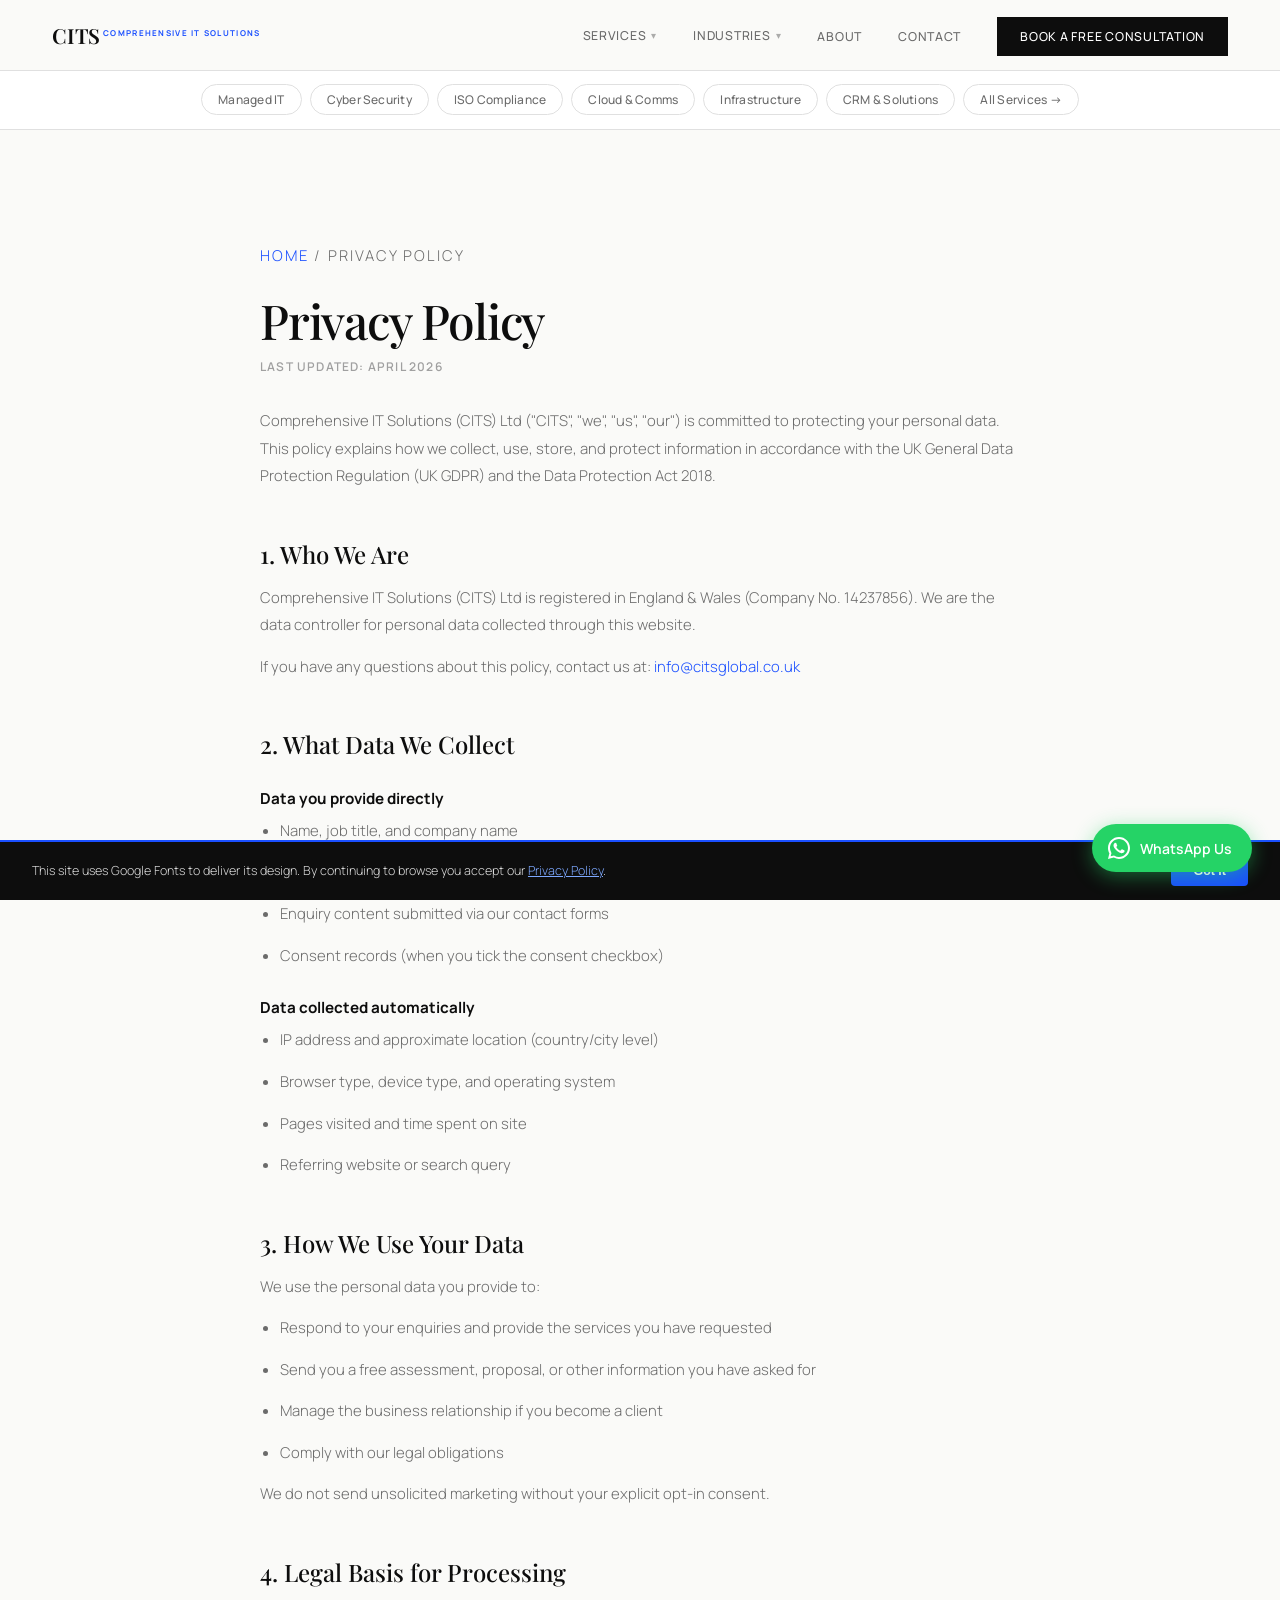
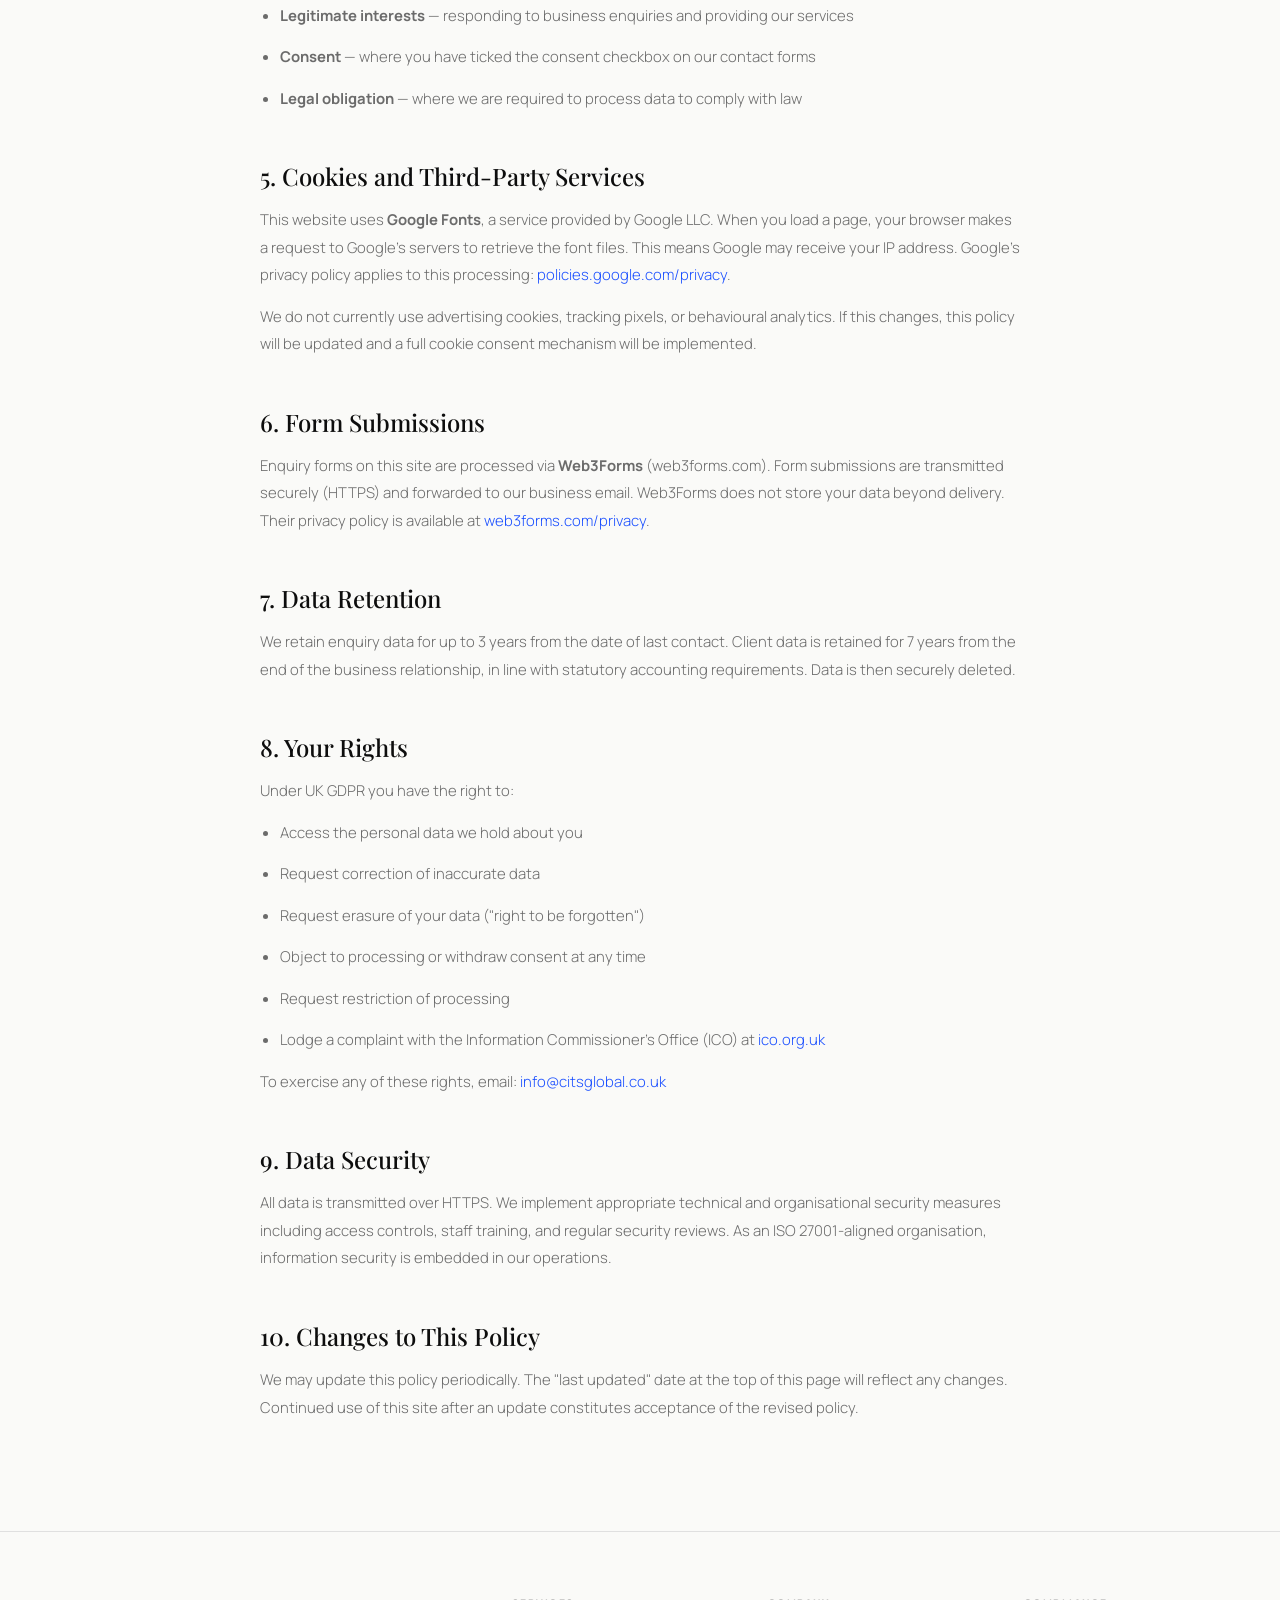
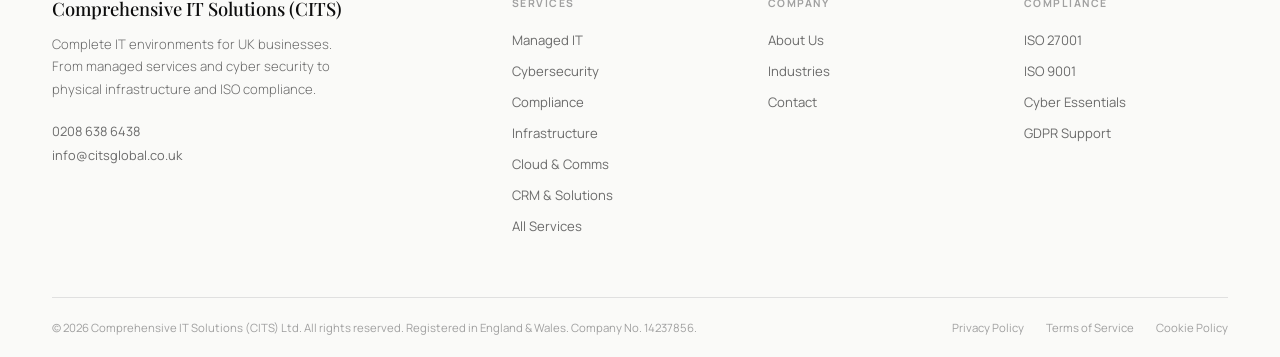
<file: privacy.html>
<!DOCTYPE html>
<html lang="en">
<head>
  <meta charset="UTF-8">
  <meta name="viewport" content="width=device-width, initial-scale=1.0">
  <link rel="icon" href="data:image/svg+xml,<svg xmlns='http://www.w3.org/2000/svg' viewBox='0 0 32 32'><rect width='32' height='32' rx='5' fill='%231a4fff'/><text x='16' y='22' font-family='Georgia,serif' font-size='19' font-weight='bold' fill='white' text-anchor='middle'>C</text></svg>">
  <title>Privacy Policy — Comprehensive IT Solutions (CITS)</title>
  <meta name="description" content="Privacy Policy for Comprehensive IT Solutions (CITS). Learn how we collect, use and protect your personal data in accordance with UK GDPR.">
  <meta property="og:type" content="website">
  <meta property="og:title" content="Privacy Policy — Comprehensive IT Solutions (CITS)">
  <meta property="og:description" content="Privacy Policy for Comprehensive IT Solutions (CITS). Learn how we collect, use and protect your personal data in accordance with UK GDPR.">
  <meta property="og:site_name" content="CITS — Comprehensive IT Solutions">
  <meta property="og:url" content="https://www.citsglobal.co.uk/privacy">
  <meta property="og:image" content="https://images.unsplash.com/photo-1450101499163-c8848c66ca85?auto=format&fit=crop&w=800&q=80">
  <meta name="twitter:card" content="summary_large_image">
  <meta name="twitter:image" content="https://images.unsplash.com/photo-1450101499163-c8848c66ca85?auto=format&fit=crop&w=800&q=80">
  <link rel="preconnect" href="https://fonts.googleapis.com">
  <link rel="preconnect" href="https://fonts.gstatic.com" crossorigin>
  <link href="https://fonts.googleapis.com/css2?family=Playfair+Display:ital,wght@0,400;0,500;0,600;1,400;1,500&family=Manrope:wght@300;400;500;600;700&display=swap" rel="stylesheet">
  <link rel="stylesheet" href="css/vertex.css">
  <link rel="canonical" href="https://www.citsglobal.co.uk/privacy">
  <meta name="robots" content="index, follow">

<script type="application/ld+json">
{
  "@context": "https://schema.org",
  "@type": "BreadcrumbList",
  "itemListElement": [
    {
      "@type": "ListItem",
      "position": 1,
      "name": "Home",
      "item": "https://www.citsglobal.co.uk/"
    },
    {
      "@type": "ListItem",
      "position": 2,
      "name": "Privacy Policy",
      "item": "https://www.citsglobal.co.uk/privacy"
    }
  ]
}
</script>
</head>
<body>
  <a href="#main-content" class="skip-link">Skip to main content</a>

<nav class="nav" aria-label="Main navigation" id="top">
  <div class="wrap">
    <div class="nav__inner">
      <a href="index.html" class="nav__logo">CITS<span>Comprehensive IT Solutions</span></a>
      <button class="nav__burger" aria-label="Open menu" aria-expanded="false"><span></span><span></span><span></span></button>
      <ul class="nav__links">
        <li class="nav__dropdown">
          <a href="services.html">Services</a>
          <div class="nav__dropdown-menu">
            <a href="managed-it.html">Managed IT</a>
            <a href="cybersecurity.html">Cybersecurity</a>
            <a href="compliance.html">Compliance</a>
            <a href="cloud-communications.html">Cloud &amp; Communications</a>
            <a href="infrastructure.html">Infrastructure</a>
            <a href="crm-solutions.html">CRM &amp; Business Solutions</a>
            <div class="dropdown-divider"></div>
            <a href="services.html" class="dropdown-all">All Services &rarr;</a>
          </div>
        </li>
        <li class="nav__dropdown">
          <a href="industries.html">Industries</a>
          <div class="nav__dropdown-menu">
            <a href="industries.html#financial-services">Financial Services</a>
            <a href="industries.html#healthcare">Healthcare</a>
            <a href="industries.html#legal">Legal &amp; Professional</a>
            <a href="industries.html#education">Education</a>
            <a href="industries.html#retail">Retail &amp; Hospitality</a>
            <a href="industries.html#manufacturing">Manufacturing &amp; Engineering</a>
            <div class="dropdown-divider"></div>
            <a href="industries.html" class="dropdown-all">All Industries &rarr;</a>
          </div>
        </li>
        <li><a href="about.html">About</a></li>
        <li><a href="contact.html">Contact</a></li>
        <li><a href="contact.html" class="nav-cta">Book a Free Consultation</a></li>
      </ul>
    </div>
  </div>
</nav>

<div class="pill-strip">
  <div class="pill-strip__inner">
    <a href="managed-it.html">Managed IT</a>
    <a href="cybersecurity.html">Cyber Security</a>
    <a href="compliance.html">ISO Compliance</a>
    <a href="cloud-communications.html">Cloud &amp; Comms</a>
    <a href="infrastructure.html">Infrastructure</a>
    <a href="crm-solutions.html">CRM &amp; Solutions</a>
    <a href="services.html">All Services →</a>
  </div>
</div>

<main id="main-content">
  <div class="wrap">
    <div class="policy-body">
      <p class="pg-header__crumb" style="padding-top:48px;"><a href="index.html">Home</a> / Privacy Policy</p>
      <h1 style="font-family:var(--serif);font-size:clamp(2rem,4vw,3rem);font-weight:500;letter-spacing:-.025em;line-height:1.1;margin:24px 0 12px;">Privacy Policy</h1>
      <span class="policy-updated">Last updated: April 2026</span>

      <p>Comprehensive IT Solutions (CITS) Ltd ("CITS", "we", "us", "our") is committed to protecting your personal data. This policy explains how we collect, use, store, and protect information in accordance with the UK General Data Protection Regulation (UK GDPR) and the Data Protection Act 2018.</p>

      <h2>1. Who We Are</h2>
      <p>Comprehensive IT Solutions (CITS) Ltd is registered in England &amp; Wales (Company No. 14237856). We are the data controller for personal data collected through this website.</p>
      <p>If you have any questions about this policy, contact us at: <a href="mailto:info@citsglobal.co.uk">info@citsglobal.co.uk</a></p>

      <h2>2. What Data We Collect</h2>
      <h3>Data you provide directly</h3>
      <ul>
        <li>Name, job title, and company name</li>
        <li>Business email address and telephone number</li>
        <li>Enquiry content submitted via our contact forms</li>
        <li>Consent records (when you tick the consent checkbox)</li>
      </ul>
      <h3>Data collected automatically</h3>
      <ul>
        <li>IP address and approximate location (country/city level)</li>
        <li>Browser type, device type, and operating system</li>
        <li>Pages visited and time spent on site</li>
        <li>Referring website or search query</li>
      </ul>

      <h2>3. How We Use Your Data</h2>
      <p>We use the personal data you provide to:</p>
      <ul>
        <li>Respond to your enquiries and provide the services you have requested</li>
        <li>Send you a free assessment, proposal, or other information you have asked for</li>
        <li>Manage the business relationship if you become a client</li>
        <li>Comply with our legal obligations</li>
      </ul>
      <p>We do not send unsolicited marketing without your explicit opt-in consent.</p>

      <h2>4. Legal Basis for Processing</h2>
      <ul>
        <li><strong>Legitimate interests</strong> — responding to business enquiries and providing our services</li>
        <li><strong>Consent</strong> — where you have ticked the consent checkbox on our contact forms</li>
        <li><strong>Legal obligation</strong> — where we are required to process data to comply with law</li>
      </ul>

      <h2 id="cookies">5. Cookies and Third-Party Services</h2>
      <p>This website uses <strong>Google Fonts</strong>, a service provided by Google LLC. When you load a page, your browser makes a request to Google's servers to retrieve the font files. This means Google may receive your IP address. Google's privacy policy applies to this processing: <a href="https://policies.google.com/privacy" target="_blank" rel="noopener">policies.google.com/privacy</a>.</p>
      <p>We do not currently use advertising cookies, tracking pixels, or behavioural analytics. If this changes, this policy will be updated and a full cookie consent mechanism will be implemented.</p>

      <h2>6. Form Submissions</h2>
      <p>Enquiry forms on this site are processed via <strong>Web3Forms</strong> (web3forms.com). Form submissions are transmitted securely (HTTPS) and forwarded to our business email. Web3Forms does not store your data beyond delivery. Their privacy policy is available at <a href="https://web3forms.com/privacy" target="_blank" rel="noopener">web3forms.com/privacy</a>.</p>

      <h2>7. Data Retention</h2>
      <p>We retain enquiry data for up to 3 years from the date of last contact. Client data is retained for 7 years from the end of the business relationship, in line with statutory accounting requirements. Data is then securely deleted.</p>

      <h2>8. Your Rights</h2>
      <p>Under UK GDPR you have the right to:</p>
      <ul>
        <li>Access the personal data we hold about you</li>
        <li>Request correction of inaccurate data</li>
        <li>Request erasure of your data ("right to be forgotten")</li>
        <li>Object to processing or withdraw consent at any time</li>
        <li>Request restriction of processing</li>
        <li>Lodge a complaint with the Information Commissioner's Office (ICO) at <a href="https://ico.org.uk" target="_blank" rel="noopener">ico.org.uk</a></li>
      </ul>
      <p>To exercise any of these rights, email: <a href="mailto:info@citsglobal.co.uk">info@citsglobal.co.uk</a></p>

      <h2>9. Data Security</h2>
      <p>All data is transmitted over HTTPS. We implement appropriate technical and organisational security measures including access controls, staff training, and regular security reviews. As an ISO 27001-aligned organisation, information security is embedded in our operations.</p>

      <h2>10. Changes to This Policy</h2>
      <p>We may update this policy periodically. The "last updated" date at the top of this page will reflect any changes. Continued use of this site after an update constitutes acceptance of the revised policy.</p>
    </div>
  </div>
</main>

<footer>
  <div class="wrap">
    <div class="footer__top">
      <div>
        <div class="footer__brand">Comprehensive IT Solutions (CITS)</div>
        <p class="footer__tagline">Complete IT environments for UK businesses. From managed services and cyber security to physical infrastructure and ISO compliance.</p>
        <div class="footer__contact">
          <a href="tel:02086386438">0208 638 6438</a>
          <a href="mailto:info@citsglobal.co.uk">info@citsglobal.co.uk</a>
        </div>
      </div>
      <div>
        <div class="footer__col-title">Services</div>
        <ul class="footer__links">
          <li><a href="managed-it.html">Managed IT</a></li>
          <li><a href="cybersecurity.html">Cybersecurity</a></li>
          <li><a href="compliance.html">Compliance</a></li>
          <li><a href="infrastructure.html">Infrastructure</a></li>
          <li><a href="cloud-communications.html">Cloud &amp; Comms</a></li>
          <li><a href="crm-solutions.html">CRM &amp; Solutions</a></li>
          <li><a href="services.html">All Services</a></li>
        </ul>
      </div>
      <div>
        <div class="footer__col-title">Company</div>
        <ul class="footer__links">
          <li><a href="about.html">About Us</a></li>
          <li><a href="industries.html">Industries</a></li>
          <li><a href="contact.html">Contact</a></li>
        </ul>
      </div>
      <div>
        <div class="footer__col-title">Compliance</div>
        <ul class="footer__links">
          <li><a href="compliance.html">ISO 27001</a></li>
          <li><a href="compliance.html">ISO 9001</a></li>
          <li><a href="compliance.html">Cyber Essentials</a></li>
          <li><a href="compliance.html">GDPR Support</a></li>
        </ul>
      </div>
    </div>
    <div class="footer__bottom">
      <span class="footer__copy">© 2026 Comprehensive IT Solutions (CITS) Ltd. All rights reserved. Registered in England &amp; Wales. Company No. 14237856.</span>
      <div class="footer__legal">
        <a href="/privacy">Privacy Policy</a>
        <a href="/terms">Terms of Service</a>
        <a href="/privacy#cookies">Cookie Policy</a>
      </div>
    </div>
  </div>
</footer>

<div class="cookie-banner" id="cookie-banner" role="region" aria-label="Cookie notice">
  <p style="margin:0;flex:1;min-width:220px;">This site uses Google Fonts to deliver its design. By continuing to browse you accept our <a href="/privacy">Privacy&nbsp;Policy</a>.</p>
  <button class="cookie-banner__btn" onclick="(function(){document.getElementById('cookie-banner').style.display='none';try{localStorage.setItem('cits_cookies','1')}catch(e){}})()">Got it</button>
</div>

<script src="/js/main.js" defer></script>
</body>
</html>
</file>
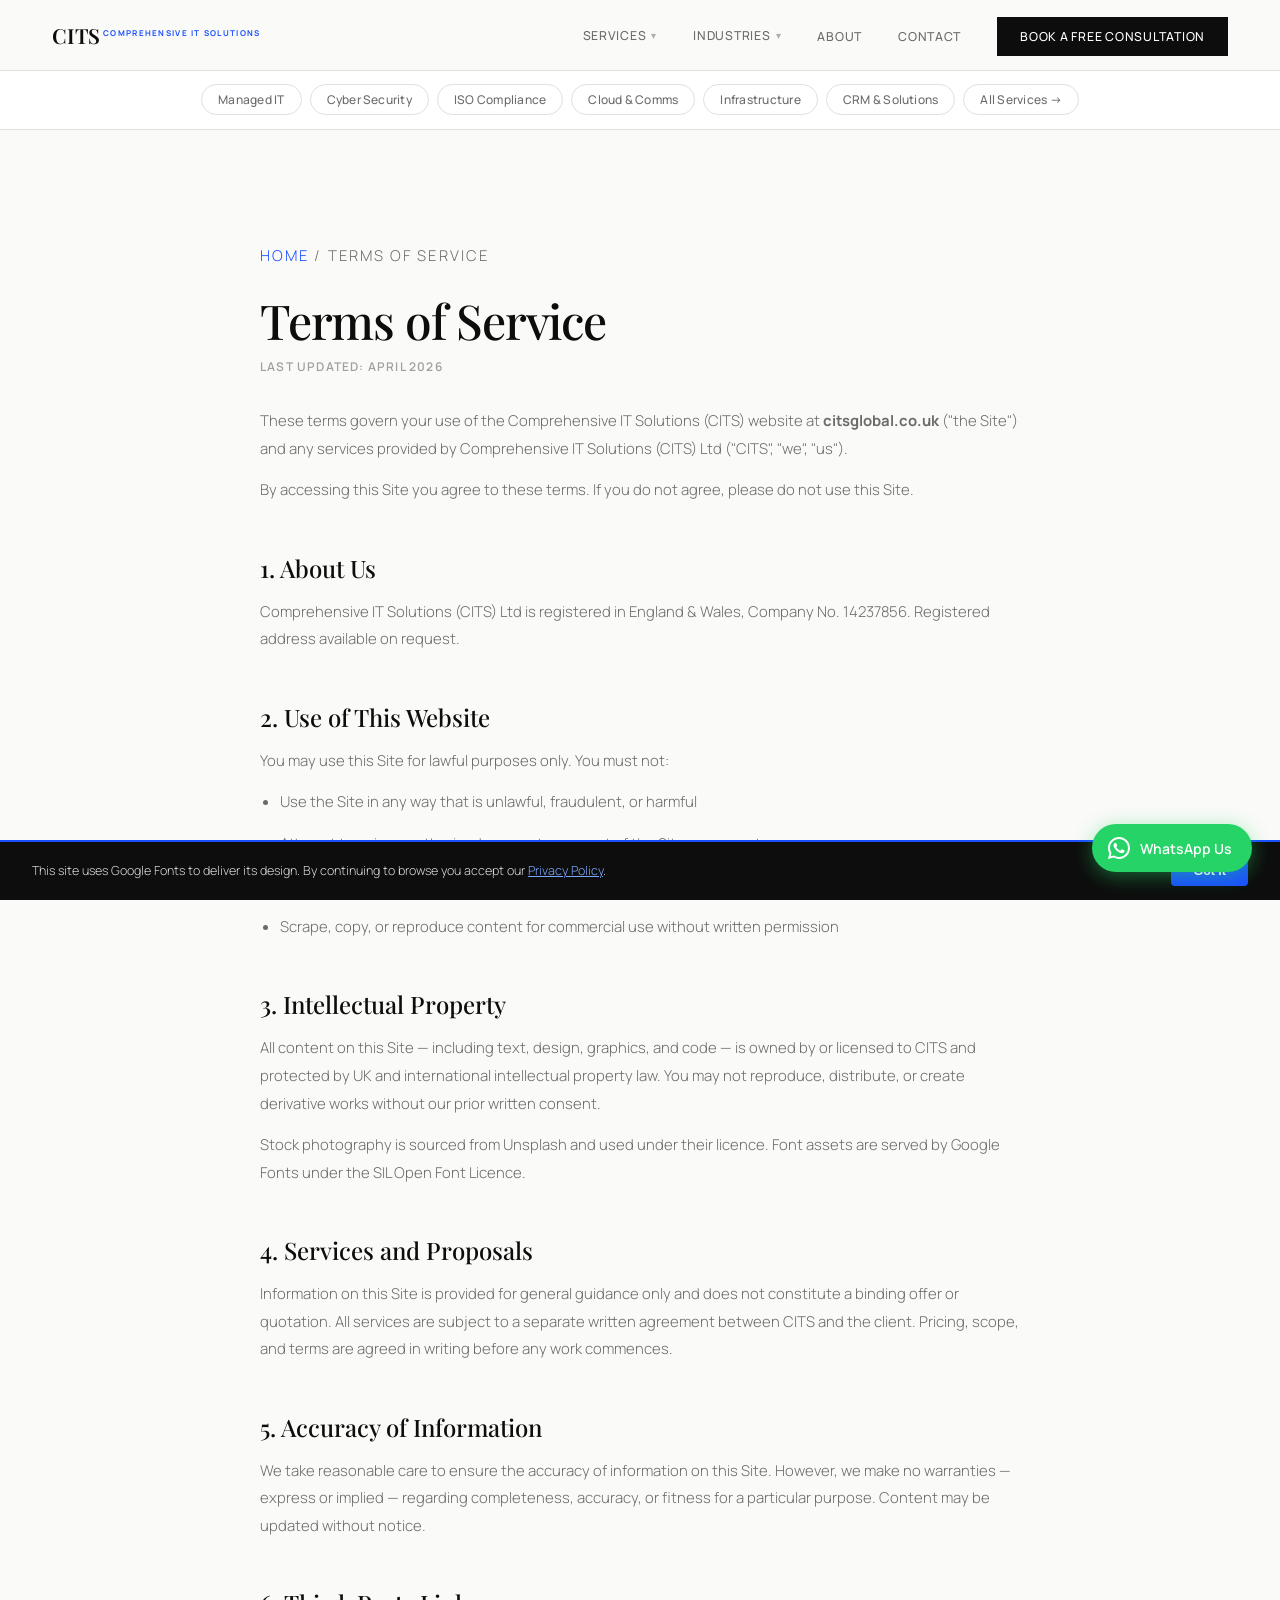
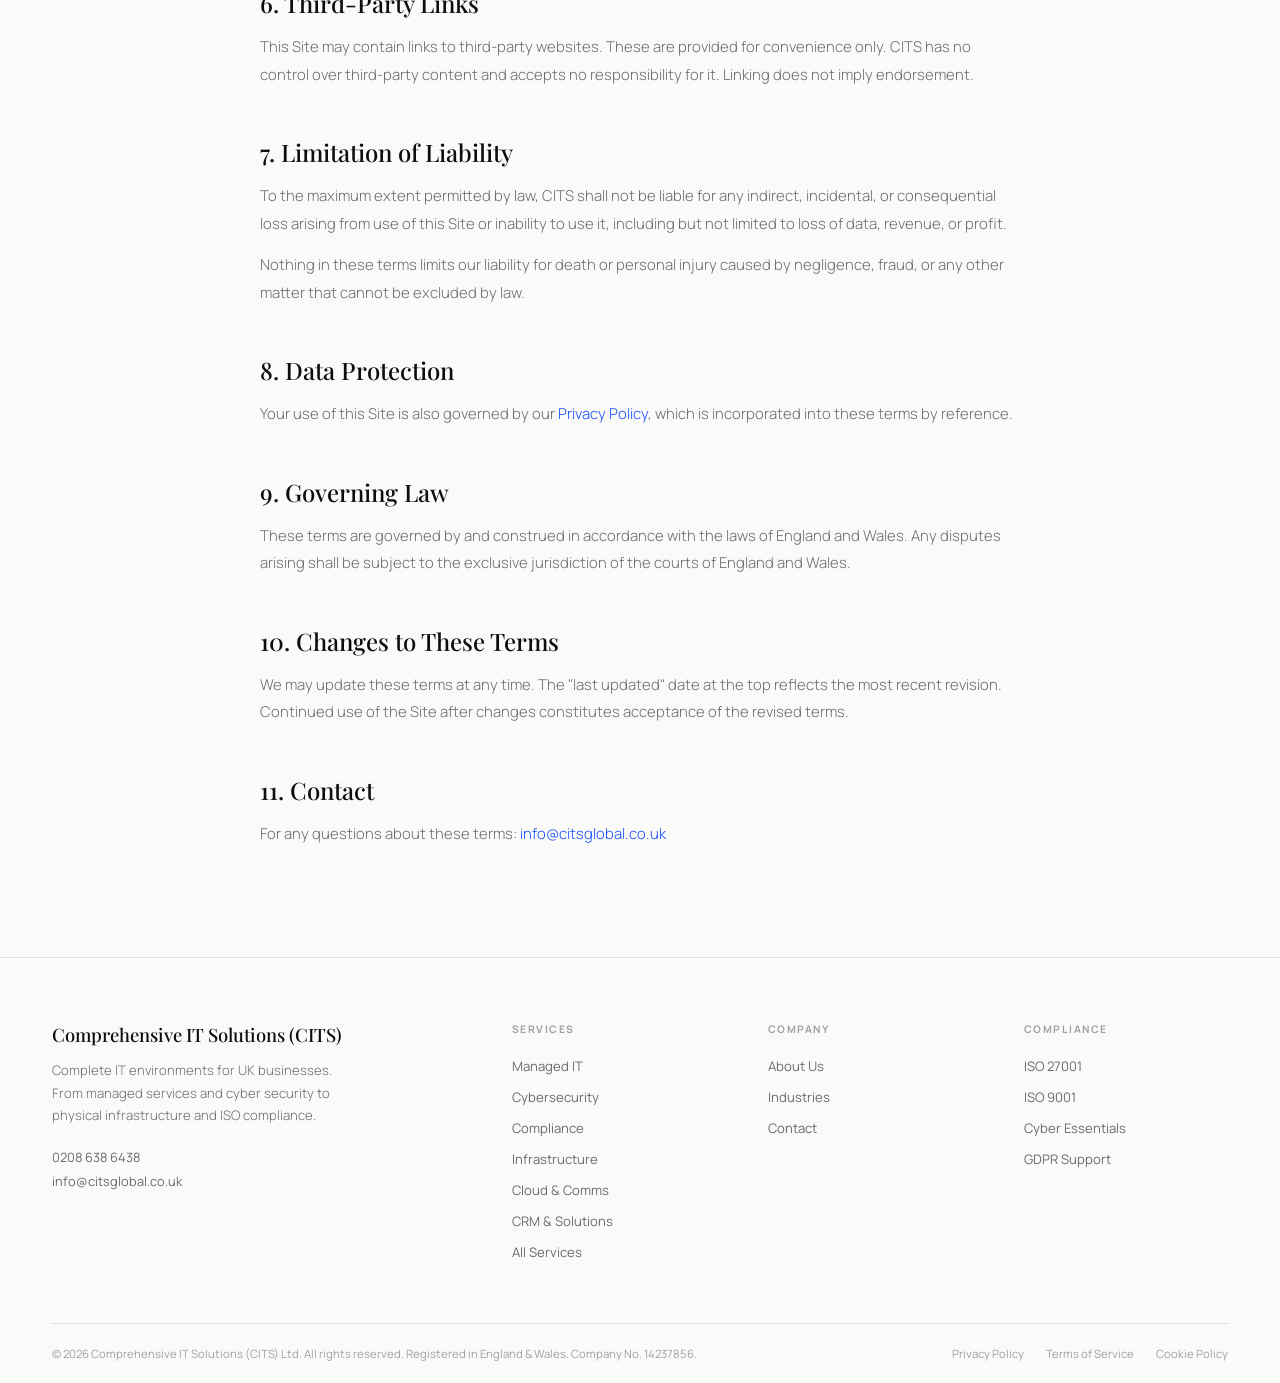
<file: terms.html>
<!DOCTYPE html>
<html lang="en">
<head>
  <meta charset="UTF-8">
  <meta name="viewport" content="width=device-width, initial-scale=1.0">
  <link rel="icon" href="data:image/svg+xml,<svg xmlns='http://www.w3.org/2000/svg' viewBox='0 0 32 32'><rect width='32' height='32' rx='5' fill='%231a4fff'/><text x='16' y='22' font-family='Georgia,serif' font-size='19' font-weight='bold' fill='white' text-anchor='middle'>C</text></svg>">
  <title>Terms of Service — Comprehensive IT Solutions (CITS)</title>
  <meta name="description" content="Terms of Service for Comprehensive IT Solutions (CITS). Read the governing terms for use of this website and all CITS-delivered IT services.">
  <meta property="og:type" content="website">
  <meta property="og:title" content="Terms of Service — Comprehensive IT Solutions (CITS)">
  <meta property="og:description" content="Terms of Service for Comprehensive IT Solutions (CITS). Read the governing terms for use of this website and all CITS-delivered IT services.">
  <meta property="og:site_name" content="CITS — Comprehensive IT Solutions">
  <meta property="og:url" content="https://www.citsglobal.co.uk/terms">
  <meta property="og:image" content="https://images.unsplash.com/photo-1450101499163-c8848c66ca85?auto=format&fit=crop&w=800&q=80">
  <meta name="twitter:card" content="summary_large_image">
  <meta name="twitter:image" content="https://images.unsplash.com/photo-1450101499163-c8848c66ca85?auto=format&fit=crop&w=800&q=80">
  <link rel="preconnect" href="https://fonts.googleapis.com">
  <link rel="preconnect" href="https://fonts.gstatic.com" crossorigin>
  <link href="https://fonts.googleapis.com/css2?family=Playfair+Display:ital,wght@0,400;0,500;0,600;1,400;1,500&family=Manrope:wght@300;400;500;600;700&display=swap" rel="stylesheet">
  <link rel="stylesheet" href="css/vertex.css">
  <link rel="canonical" href="https://www.citsglobal.co.uk/terms">
  <meta name="robots" content="index, follow">

<script type="application/ld+json">
{
  "@context": "https://schema.org",
  "@type": "BreadcrumbList",
  "itemListElement": [
    {
      "@type": "ListItem",
      "position": 1,
      "name": "Home",
      "item": "https://www.citsglobal.co.uk/"
    },
    {
      "@type": "ListItem",
      "position": 2,
      "name": "Terms of Service",
      "item": "https://www.citsglobal.co.uk/terms"
    }
  ]
}
</script>
</head>
<body>
  <a href="#main-content" class="skip-link">Skip to main content</a>

<nav class="nav" aria-label="Main navigation" id="top">
  <div class="wrap">
    <div class="nav__inner">
      <a href="index.html" class="nav__logo">CITS<span>Comprehensive IT Solutions</span></a>
      <button class="nav__burger" aria-label="Open menu" aria-expanded="false"><span></span><span></span><span></span></button>
      <ul class="nav__links">
        <li class="nav__dropdown">
          <a href="services.html">Services</a>
          <div class="nav__dropdown-menu">
            <a href="managed-it.html">Managed IT</a>
            <a href="cybersecurity.html">Cybersecurity</a>
            <a href="compliance.html">Compliance</a>
            <a href="cloud-communications.html">Cloud &amp; Communications</a>
            <a href="infrastructure.html">Infrastructure</a>
            <a href="crm-solutions.html">CRM &amp; Business Solutions</a>
            <div class="dropdown-divider"></div>
            <a href="services.html" class="dropdown-all">All Services &rarr;</a>
          </div>
        </li>
        <li class="nav__dropdown">
          <a href="industries.html">Industries</a>
          <div class="nav__dropdown-menu">
            <a href="industries.html#financial-services">Financial Services</a>
            <a href="industries.html#healthcare">Healthcare</a>
            <a href="industries.html#legal">Legal &amp; Professional</a>
            <a href="industries.html#education">Education</a>
            <a href="industries.html#retail">Retail &amp; Hospitality</a>
            <a href="industries.html#manufacturing">Manufacturing &amp; Engineering</a>
            <div class="dropdown-divider"></div>
            <a href="industries.html" class="dropdown-all">All Industries &rarr;</a>
          </div>
        </li>
        <li><a href="about.html">About</a></li>
        <li><a href="contact.html">Contact</a></li>
        <li><a href="contact.html" class="nav-cta">Book a Free Consultation</a></li>
      </ul>
    </div>
  </div>
</nav>

<div class="pill-strip">
  <div class="pill-strip__inner">
    <a href="managed-it.html">Managed IT</a>
    <a href="cybersecurity.html">Cyber Security</a>
    <a href="compliance.html">ISO Compliance</a>
    <a href="cloud-communications.html">Cloud &amp; Comms</a>
    <a href="infrastructure.html">Infrastructure</a>
    <a href="crm-solutions.html">CRM &amp; Solutions</a>
    <a href="services.html">All Services →</a>
  </div>
</div>

<main id="main-content">
  <div class="wrap">
    <div class="policy-body">
      <p class="pg-header__crumb" style="padding-top:48px;"><a href="index.html">Home</a> / Terms of Service</p>
      <h1 style="font-family:var(--serif);font-size:clamp(2rem,4vw,3rem);font-weight:500;letter-spacing:-.025em;line-height:1.1;margin:24px 0 12px;">Terms of Service</h1>
      <span class="policy-updated">Last updated: April 2026</span>

      <p>These terms govern your use of the Comprehensive IT Solutions (CITS) website at <strong>citsglobal.co.uk</strong> ("the Site") and any services provided by Comprehensive IT Solutions (CITS) Ltd ("CITS", "we", "us").</p>
      <p>By accessing this Site you agree to these terms. If you do not agree, please do not use this Site.</p>

      <h2>1. About Us</h2>
      <p>Comprehensive IT Solutions (CITS) Ltd is registered in England &amp; Wales, Company No. 14237856. Registered address available on request.</p>

      <h2>2. Use of This Website</h2>
      <p>You may use this Site for lawful purposes only. You must not:</p>
      <ul>
        <li>Use the Site in any way that is unlawful, fraudulent, or harmful</li>
        <li>Attempt to gain unauthorised access to any part of the Site or our systems</li>
        <li>Transmit any unsolicited commercial communications</li>
        <li>Scrape, copy, or reproduce content for commercial use without written permission</li>
      </ul>

      <h2>3. Intellectual Property</h2>
      <p>All content on this Site — including text, design, graphics, and code — is owned by or licensed to CITS and protected by UK and international intellectual property law. You may not reproduce, distribute, or create derivative works without our prior written consent.</p>
      <p>Stock photography is sourced from Unsplash and used under their licence. Font assets are served by Google Fonts under the SIL Open Font Licence.</p>

      <h2>4. Services and Proposals</h2>
      <p>Information on this Site is provided for general guidance only and does not constitute a binding offer or quotation. All services are subject to a separate written agreement between CITS and the client. Pricing, scope, and terms are agreed in writing before any work commences.</p>

      <h2>5. Accuracy of Information</h2>
      <p>We take reasonable care to ensure the accuracy of information on this Site. However, we make no warranties — express or implied — regarding completeness, accuracy, or fitness for a particular purpose. Content may be updated without notice.</p>

      <h2>6. Third-Party Links</h2>
      <p>This Site may contain links to third-party websites. These are provided for convenience only. CITS has no control over third-party content and accepts no responsibility for it. Linking does not imply endorsement.</p>

      <h2>7. Limitation of Liability</h2>
      <p>To the maximum extent permitted by law, CITS shall not be liable for any indirect, incidental, or consequential loss arising from use of this Site or inability to use it, including but not limited to loss of data, revenue, or profit.</p>
      <p>Nothing in these terms limits our liability for death or personal injury caused by negligence, fraud, or any other matter that cannot be excluded by law.</p>

      <h2>8. Data Protection</h2>
      <p>Your use of this Site is also governed by our <a href="/privacy">Privacy Policy</a>, which is incorporated into these terms by reference.</p>

      <h2>9. Governing Law</h2>
      <p>These terms are governed by and construed in accordance with the laws of England and Wales. Any disputes arising shall be subject to the exclusive jurisdiction of the courts of England and Wales.</p>

      <h2>10. Changes to These Terms</h2>
      <p>We may update these terms at any time. The "last updated" date at the top reflects the most recent revision. Continued use of the Site after changes constitutes acceptance of the revised terms.</p>

      <h2>11. Contact</h2>
      <p>For any questions about these terms: <a href="mailto:info@citsglobal.co.uk">info@citsglobal.co.uk</a></p>
    </div>
  </div>
</main>

<footer>
  <div class="wrap">
    <div class="footer__top">
      <div>
        <div class="footer__brand">Comprehensive IT Solutions (CITS)</div>
        <p class="footer__tagline">Complete IT environments for UK businesses. From managed services and cyber security to physical infrastructure and ISO compliance.</p>
        <div class="footer__contact">
          <a href="tel:02086386438">0208 638 6438</a>
          <a href="mailto:info@citsglobal.co.uk">info@citsglobal.co.uk</a>
        </div>
      </div>
      <div>
        <div class="footer__col-title">Services</div>
        <ul class="footer__links">
          <li><a href="managed-it.html">Managed IT</a></li>
          <li><a href="cybersecurity.html">Cybersecurity</a></li>
          <li><a href="compliance.html">Compliance</a></li>
          <li><a href="infrastructure.html">Infrastructure</a></li>
          <li><a href="cloud-communications.html">Cloud &amp; Comms</a></li>
          <li><a href="crm-solutions.html">CRM &amp; Solutions</a></li>
          <li><a href="services.html">All Services</a></li>
        </ul>
      </div>
      <div>
        <div class="footer__col-title">Company</div>
        <ul class="footer__links">
          <li><a href="about.html">About Us</a></li>
          <li><a href="industries.html">Industries</a></li>
          <li><a href="contact.html">Contact</a></li>
        </ul>
      </div>
      <div>
        <div class="footer__col-title">Compliance</div>
        <ul class="footer__links">
          <li><a href="compliance.html">ISO 27001</a></li>
          <li><a href="compliance.html">ISO 9001</a></li>
          <li><a href="compliance.html">Cyber Essentials</a></li>
          <li><a href="compliance.html">GDPR Support</a></li>
        </ul>
      </div>
    </div>
    <div class="footer__bottom">
      <span class="footer__copy">© 2026 Comprehensive IT Solutions (CITS) Ltd. All rights reserved. Registered in England &amp; Wales. Company No. 14237856.</span>
      <div class="footer__legal">
        <a href="/privacy">Privacy Policy</a>
        <a href="/terms">Terms of Service</a>
        <a href="/privacy#cookies">Cookie Policy</a>
      </div>
    </div>
  </div>
</footer>

<div class="cookie-banner" id="cookie-banner" role="region" aria-label="Cookie notice">
  <p style="margin:0;flex:1;min-width:220px;">This site uses Google Fonts to deliver its design. By continuing to browse you accept our <a href="/privacy">Privacy&nbsp;Policy</a>.</p>
  <button class="cookie-banner__btn" onclick="(function(){document.getElementById('cookie-banner').style.display='none';try{localStorage.setItem('cits_cookies','1')}catch(e){}})()">Got it</button>
</div>

<script src="/js/main.js" defer></script>
</body>
</html>
</file>
<file: css/vertex.css>
/* ═══════════════════════════════════════════════════════
   COMPREHENSIVE IT SOLUTIONS (CITS) — Shared Design System
   Clean editorial palette · Playfair Display + Manrope
   ═══════════════════════════════════════════════════════ */

/* Nav is position:fixed — push all page content beneath it.
   scroll-padding-top offsets anchor jumps for fixed nav + sticky pill strip. */
html { scroll-padding-top: 130px; }

:root {
  --paper:    #fafaf8;
  --paper-2:  #f3f2ef;
  --ink:      #0d0d0d;
  --ink-2:    #2b2b2b;
  --ink-3:    #6b6b6b;
  --ink-4:    #a0a0a0;
  --rule:     #e0e0e0;
  --rule-lt:  #f0f0f0;
  --accent:   #1a4fff;
  --accent-h: #1640e8;
  --dark:     #0d0d0d;
  --white:    #ffffff;
  --serif:    'Playfair Display', Georgia, serif;
  --sans:     'Manrope', 'Helvetica Neue', sans-serif;
  --max:      1300px;
}

*, *::before, *::after { box-sizing: border-box; margin: 0; padding: 0; }
html { scroll-behavior: smooth; }
body { font-family: var(--sans); background: var(--paper); color: var(--ink); -webkit-font-smoothing: antialiased; overflow-x: hidden; padding-top: 70px; }
a { color: inherit; text-decoration: none; }
img { display: block; max-width: 100%; }
::selection { background: var(--accent); color: #fff; }

/* ── Utility ────────────────────────────────────── */
.wrap { max-width: var(--max); margin: 0 auto; padding: 0 52px; }
@media (max-width: 768px) { .wrap { padding: 0 24px; } }

/* ── Buttons ────────────────────────────────────── */
.btn {
  display: inline-flex; align-items: center; gap: 8px;
  padding: 12px 26px;
  font-family: var(--sans); font-size: .78rem; font-weight: 600;
  letter-spacing: .06em; text-transform: uppercase;
  border: 1.5px solid transparent; cursor: pointer;
  transition: background .2s, color .2s, border-color .2s, transform .18s;
  white-space: nowrap;
}
.btn:hover { transform: translateY(-1px); }
.btn-filled  { background: var(--accent); color: #fff; border-color: var(--accent); }
.btn-filled:hover  { background: var(--accent-h); border-color: var(--accent-h); }
.btn-outline { background: transparent; color: var(--ink); border-color: var(--ink); }
.btn-outline:hover { background: var(--ink); color: var(--paper); }
.btn-outline-w { background: transparent; color: #fff; border-color: rgba(255,255,255,.4); }
.btn-outline-w:hover { background: rgba(255,255,255,.1); border-color: #fff; }

/* ── Nav ────────────────────────────────────────── */
.nav {
  position: fixed; top: 0; left: 0; right: 0; z-index: 200;
  background: rgba(250,250,248,.93);
  backdrop-filter: blur(18px); -webkit-backdrop-filter: blur(18px);
  border-bottom: 1px solid var(--rule);
}
.nav__inner { display: flex; align-items: center; justify-content: space-between; height: 70px; }
.nav__logo { font-family: var(--serif); font-size: 1.3rem; font-weight: 600; letter-spacing: -.01em; color: var(--ink); }
.nav__logo span { font-family: var(--sans); font-size: .5rem; font-weight: 700; letter-spacing: .16em; text-transform: uppercase; color: var(--accent); vertical-align: super; margin-left: 3px; }
.nav__links { display: flex; align-items: center; gap: 36px; list-style: none; }
@media (max-width: 900px) { .nav__links { gap: 0; } }
.nav__links a { font-size: .77rem; font-weight: 500; letter-spacing: .06em; text-transform: uppercase; color: var(--ink-3); transition: color .18s; }
.nav__links a:hover, .nav__links a.active { color: var(--ink); }
.nav-cta { background: var(--ink); color: #fff !important; padding: 10px 22px; font-size: .74rem; font-weight: 600; letter-spacing: .08em; text-transform: uppercase; border: 1.5px solid var(--ink); transition: background .18s, border-color .18s; }
.nav-cta:hover { background: var(--accent) !important; border-color: var(--accent) !important; }

/* ── Nav Dropdown ───────────────────────────────── */
.nav__dropdown { position: relative; }
.nav__dropdown > a { display: flex; align-items: center; gap: 5px; }
.nav__dropdown > a::after { content: '▾'; font-size: .6rem; opacity: .55; transition: opacity .18s; }
.nav__dropdown:hover > a::after { opacity: 1; }
.nav__dropdown-menu {
  position: absolute; top: 100%; left: -16px;
  min-width: 230px; background: var(--white);
  border: 1px solid var(--rule); padding: 8px 0;
  padding-top: 20px;
  opacity: 0; visibility: hidden; pointer-events: none;
  transform: translateY(-4px);
  transition: opacity .2s, transform .2s, visibility .2s;
  z-index: 400;
  box-shadow: 0 8px 32px rgba(0,0,0,.09);
}
.nav__dropdown:hover .nav__dropdown-menu { opacity: 1; visibility: visible; pointer-events: all; transform: translateY(0); }
.nav__dropdown-menu a { display: block; padding: 10px 20px; font-size: .72rem; font-weight: 500; letter-spacing: .05em; text-transform: uppercase; color: var(--ink-3); transition: background .15s, color .15s; }
.nav__dropdown-menu a:hover { background: var(--paper); color: var(--ink); }
.dropdown-divider { height: 1px; background: var(--rule); margin: 6px 0; }
.dropdown-all { color: var(--accent) !important; font-weight: 700 !important; }
.dropdown-all:hover { color: var(--accent-h) !important; }

/* ── Page Header ────────────────────────────────── */
.pg-header { background: var(--paper-2); border-bottom: 1px solid var(--rule); }
.pg-header__inner { display: grid; grid-template-columns: 56fr 44fr; gap: 80px; padding: 52px 0 48px; align-items: center; }
@media (max-width: 900px) { .pg-header__inner { grid-template-columns: 1fr; gap: 40px; padding: 40px 0; } }
.pg-header__crumb { font-size: .68rem; font-weight: 700; letter-spacing: .14em; text-transform: uppercase; color: var(--ink-4); margin-bottom: 32px; }
.pg-header__crumb a { color: var(--accent); transition: color .18s; }
.pg-header__crumb a:hover { color: var(--accent-h); }
.pg-header__eye { display: flex; align-items: center; gap: 14px; margin-bottom: 28px; }
.pg-header__eye-line { width: 36px; height: 1px; background: var(--accent); flex-shrink: 0; }
.pg-header__eye-text { font-size: .68rem; font-weight: 700; letter-spacing: .18em; text-transform: uppercase; color: var(--accent); }
.pg-header__h1 { font-family: var(--serif); font-size: clamp(2.4rem, 4vw, 4rem); font-weight: 500; line-height: 1.08; letter-spacing: -.025em; color: var(--ink); margin-bottom: 22px; }
.pg-header__h1 i { font-style: italic; color: var(--accent); }
.pg-header__lead { font-size: .97rem; font-weight: 300; line-height: 1.8; color: var(--ink-3); max-width: 480px; margin-bottom: 38px; }
.pg-header__actions { display: flex; gap: 14px; flex-wrap: wrap; }
.pg-header__right { display: flex; flex-direction: column; gap: 1px; background: var(--rule); }
.pg-header__stat { background: var(--paper); padding: 28px 32px; }
.pg-header__stat-num { font-family: var(--serif); font-size: 2.8rem; font-weight: 400; letter-spacing: -.04em; color: var(--ink); line-height: 1; margin-bottom: 6px; }
.pg-header__stat-num em { color: var(--accent); font-style: normal; }
.pg-header__stat-label { font-size: .7rem; font-weight: 400; color: var(--ink-4); letter-spacing: .04em; }
.pg-header__photo-wrap { flex: 1; min-height: 240px; overflow: hidden; position: relative; }
.pg-header__photo-img { width: 100%; height: 100%; object-fit: cover; object-position: center; filter: contrast(.95) saturate(.8); display: block; }

/* ── Section headers ────────────────────────────── */
.sec-head { display: grid; grid-template-columns: 1fr 1fr; gap: 60px; padding: 80px 0 56px; border-bottom: 1px solid var(--rule); }
@media (max-width: 768px) { .sec-head { grid-template-columns: 1fr; gap: 16px; padding: 56px 0 40px; } }
.sec-kicker { font-size: .67rem; font-weight: 700; letter-spacing: .18em; text-transform: uppercase; color: var(--ink-4); margin-bottom: 16px; }
.sec-title { font-family: var(--serif); font-size: clamp(1.9rem, 2.8vw, 2.8rem); font-weight: 500; line-height: 1.18; letter-spacing: -.025em; color: var(--ink); }
.sec-title i { font-style: italic; color: var(--accent); }
.sec-body-p { display: flex; align-items: flex-end; }
.sec-body-p p { font-size: .95rem; font-weight: 300; line-height: 1.8; color: var(--ink-3); max-width: 440px; }

/* ── Feature grid ───────────────────────────────── */
.feat-grid { display: grid; grid-template-columns: 1fr 1fr; background: var(--paper); }
@media (max-width: 640px) { .feat-grid { grid-template-columns: 1fr; } }
.feat-cell { padding: 52px 48px; border-bottom: 1px solid var(--rule); border-right: 1px solid var(--rule); transition: background .2s; }
.feat-cell:nth-child(even) { border-right: none; }
.feat-cell:nth-last-child(-n+2) { border-bottom: none; }
@media (max-width: 640px) { .feat-cell { border-right: none !important; } .feat-cell:last-child { border-bottom: none; } }
.feat-cell:hover { background: var(--paper-2); }
.feat-num { font-family: var(--serif); font-style: italic; font-size: .85rem; color: var(--accent); margin-bottom: 20px; }
.feat-cell h3 { font-family: var(--serif); font-size: 1.4rem; font-weight: 500; letter-spacing: -.02em; color: var(--ink); margin-bottom: 14px; line-height: 1.2; }
.feat-cell p { font-size: .87rem; font-weight: 300; line-height: 1.75; color: var(--ink-3); }

/* ── Service list rows ──────────────────────────── */
.svc-list { display: grid; grid-template-columns: 1fr 1fr; background: var(--white); }
@media (max-width: 768px) { .svc-list { grid-template-columns: 1fr; } }
.svc-row { display: grid; grid-template-columns: 48px 1fr 22px; gap: 18px; align-items: start; padding: 34px 48px 34px 0; border-bottom: 1px solid var(--rule); border-right: 1px solid var(--rule); transition: background .2s; cursor: default; }
.svc-list .svc-row:nth-child(even) { border-right: none; padding-left: 48px; padding-right: 0; }
@media (max-width: 768px) { .svc-row { border-right: none !important; padding: 28px 0 !important; } .svc-list .svc-row:nth-child(even) { padding-left: 0 !important; } }
.svc-row:last-child, .svc-row:nth-last-child(2):nth-child(odd) { border-bottom: none; }
.svc-row:hover { background: var(--paper); }
.svc-num { font-family: var(--serif); font-style: italic; font-size: .75rem; color: var(--accent); padding-top: 2px; }
.svc-name { font-size: .93rem; font-weight: 600; color: var(--ink); margin-bottom: 7px; letter-spacing: -.01em; }
.svc-desc { font-size: .82rem; font-weight: 300; color: var(--ink-3); line-height: 1.7; }
.svc-arrow { color: var(--accent); opacity: 0; transition: opacity .2s; padding-top: 2px; font-size: .95rem; }
.svc-row:hover .svc-arrow { opacity: 1; }

/* ── Check list ─────────────────────────────────── */
.check-list { list-style: none; margin-bottom: 40px; }
.check-list li { display: flex; align-items: flex-start; gap: 14px; font-size: .9rem; font-weight: 400; color: var(--ink-2); line-height: 1.6; padding: 10px 0; border-bottom: 1px solid var(--rule-lt); }
.check-list li:last-child { border-bottom: none; }
.check-list li::before { content: '✓'; font-size: .75rem; font-weight: 700; color: var(--accent); flex-shrink: 0; padding-top: 2px; }

/* ── Pill strip ─────────────────────────────────── */
.pill-strip {
  position: sticky; top: 70px; z-index: 100;
  background: var(--white); border-bottom: 1px solid var(--rule);
  padding: 14px 0;
}
.pill-strip__inner { display: flex; align-items: center; justify-content: center; gap: 8px; flex-wrap: wrap; padding: 0 24px; }
.pill-strip a { font-size: .75rem; font-weight: 500; color: var(--ink-3); letter-spacing: .02em; padding: 6px 16px; border: 1px solid var(--rule); border-radius: 100px; transition: background .18s, border-color .18s, color .18s; white-space: nowrap; }
.pill-strip a:hover, .pill-strip a.active { background: var(--ink); color: #fff; border-color: var(--ink); }

/* ── Marquee ────────────────────────────────────── */
.marquee { background: var(--dark); overflow: hidden; padding: 14px 0; }
.marquee__track { display: flex; animation: marquee 35s linear infinite; white-space: nowrap; }
.marquee__track:hover { animation-play-state: paused; }
.mi { font-size: .65rem; font-weight: 700; letter-spacing: .18em; text-transform: uppercase; color: rgba(255,255,255,.3); padding: 0 28px; flex-shrink: 0; }
.mi b { color: rgba(255,255,255,.8); }
@keyframes marquee { from { transform: translateX(0); } to { transform: translateX(-50%); } }

/* ── Dark band ──────────────────────────────────── */
.dark-band { background: var(--dark); padding: 88px 0; }
@media (max-width: 768px) { .dark-band { padding: 60px 0; } }
.db-inner { display: grid; grid-template-columns: 1fr 1fr; gap: 80px; align-items: center; }
@media (max-width: 900px) { .db-inner { grid-template-columns: 1fr; gap: 48px; } }
.db-kicker { font-size: .67rem; font-weight: 700; letter-spacing: .18em; text-transform: uppercase; color: rgba(255,255,255,.3); margin-bottom: 20px; }
.db-title { font-family: var(--serif); font-size: clamp(1.9rem, 2.8vw, 2.75rem); font-weight: 500; line-height: 1.2; letter-spacing: -.025em; color: #fff; margin-bottom: 22px; }
.db-body { font-size: .92rem; font-weight: 300; line-height: 1.8; color: rgba(255,255,255,.45); margin-bottom: 32px; }
.iso-grid { display: grid; grid-template-columns: 1fr 1fr; gap: 1px; background: rgba(255,255,255,.07); }
.iso-cell { background: rgba(255,255,255,.02); padding: 30px 26px; transition: background .2s; }
.iso-cell:hover { background: rgba(255,255,255,.05); }
.iso-code { font-family: var(--serif); font-size: 1.5rem; font-weight: 400; color: #fff; letter-spacing: -.02em; margin-bottom: 6px; }
.iso-label { font-size: .72rem; font-weight: 400; color: rgba(255,255,255,.3); letter-spacing: .03em; line-height: 1.5; }
.iso-wide { grid-column: span 2; background: rgba(26,79,255,.10); border-top: 1px solid rgba(26,79,255,.28); padding: 20px 26px; display: flex; align-items: center; justify-content: space-between; flex-wrap: wrap; gap: 14px; }
.iso-wide .iso-code { font-size: 1rem; margin-bottom: 3px; }

/* ── Why us ─────────────────────────────────────── */
.why { padding: 0 0 88px; background: var(--paper); }
.why__grid { display: grid; grid-template-columns: repeat(4,1fr); border: 1px solid var(--rule); }
@media (max-width: 900px) { .why__grid { grid-template-columns: 1fr 1fr; } }
@media (max-width: 540px) { .why__grid { grid-template-columns: 1fr; } }
.why-card { padding: 38px 30px; border-right: 1px solid var(--rule); transition: background .2s; }
.why-card:last-child { border-right: none; }
@media (max-width: 900px) { .why-card:nth-child(2) { border-right: none; } .why-card:nth-child(3), .why-card:nth-child(4) { border-top: 1px solid var(--rule); } .why-card:nth-child(4) { border-right: none; } }
.why-card:hover { background: var(--paper-2); }
.why-mark { font-size: 1.1rem; margin-bottom: 26px; color: var(--accent); display: block; }
.why-title { font-size: .9rem; font-weight: 700; color: var(--ink); margin-bottom: 10px; letter-spacing: -.01em; }
.why-body { font-size: .8rem; font-weight: 300; color: var(--ink-3); line-height: 1.75; }
.why-icon { width: 44px; height: 44px; display: flex; align-items: center; justify-content: center; border: 1px solid var(--rule); color: var(--accent); margin-bottom: 24px; flex-shrink: 0; }
.why-icon svg { width: 22px; height: 22px; stroke: currentColor; fill: none; stroke-width: 1.5; stroke-linecap: round; stroke-linejoin: round; }
.why-label { font-size: .9rem; font-weight: 700; color: var(--ink); margin-bottom: 10px; letter-spacing: -.01em; }
.why__grid--3col { grid-template-columns: repeat(3,1fr) !important; }
.why__grid--3col .why-card { border-bottom: 1px solid var(--rule); }
.why__grid--3col .why-card:nth-child(3n) { border-right: none; }
.why__grid--3col .why-card:nth-last-child(-n+3) { border-bottom: none; }
@media (max-width: 900px) { .why__grid--3col { grid-template-columns: 1fr 1fr !important; } .why__grid--3col .why-card:nth-child(3n) { border-right: 1px solid var(--rule); } .why__grid--3col .why-card:nth-child(2n) { border-right: none; } .why__grid--3col .why-card:nth-last-child(-n+2) { border-bottom: none; } }

/* ── CTA strip ──────────────────────────────────── */
.cta-strip { background: var(--paper-2); border-top: 1px solid var(--rule); border-bottom: 1px solid var(--rule); }
.cta-strip__inner { padding: 80px 0; text-align: center; }
.cta-strip h2 { font-family: var(--serif); font-size: clamp(2rem, 3.5vw, 3.2rem); font-weight: 500; letter-spacing: -.025em; color: var(--ink); margin-bottom: 16px; line-height: 1.15; }
.cta-strip h2 i { font-style: italic; color: var(--accent); }
.cta-strip p { font-size: .95rem; font-weight: 300; color: var(--ink-3); margin-bottom: 40px; max-width: 520px; margin-left: auto; margin-right: auto; line-height: 1.8; }
.cta-strip__actions { display: flex; gap: 14px; justify-content: center; flex-wrap: wrap; }

/* ── One-col content area ───────────────────────── */
.content-section { background: var(--white); border-bottom: 1px solid var(--rule); }
.content-section .wrap { padding-top: 72px; padding-bottom: 72px; }
.content-section--alt { background: var(--paper); }
.split-content { display: grid; grid-template-columns: 1fr 1fr; gap: 80px; align-items: start; }
@media (max-width: 900px) { .split-content { grid-template-columns: 1fr; gap: 40px; } }
.split-content__img { position: relative; overflow: hidden; }
.split-content__img img { width: 100%; height: 100%; object-fit: cover; filter: contrast(.95) saturate(.8); }

/* ── Process list ───────────────────────────────── */
.process-list { list-style: none; }
.process-item { display: grid; grid-template-columns: 52px 1fr; gap: 24px; padding: 32px 0; border-bottom: 1px solid var(--rule); align-items: start; }
.process-item:last-child { border-bottom: none; }
.process-num { font-family: var(--serif); font-style: italic; font-size: 2rem; font-weight: 400; color: var(--rule); line-height: 1; }
.process-title { font-size: .95rem; font-weight: 700; color: var(--ink); margin-bottom: 8px; letter-spacing: -.01em; }
.process-body { font-size: .87rem; font-weight: 300; color: var(--ink-3); line-height: 1.75; }

/* ── Sectors grid ───────────────────────────────── */
.sector-grid { display: grid; grid-template-columns: repeat(4,1fr); border: 1px solid var(--rule); }
@media (max-width: 900px) { .sector-grid { grid-template-columns: 1fr 1fr; } }
.sector-card { padding: 40px 30px; border-right: 1px solid var(--rule); border-bottom: 1px solid var(--rule); transition: background .2s; }
.sector-card:hover { background: var(--paper-2); }
.sector-icon { width: 44px; height: 44px; border: 1px solid var(--rule); display: flex; align-items: center; justify-content: center; color: var(--ink-3); margin-bottom: 20px; }
.sector-icon svg { width: 20px; height: 20px; stroke: currentColor; fill: none; stroke-width: 1.5; stroke-linecap: round; stroke-linejoin: round; }
.sector-name { font-size: .93rem; font-weight: 700; color: var(--ink); margin-bottom: 10px; letter-spacing: -.01em; }
.sector-desc { font-size: .82rem; font-weight: 300; color: var(--ink-3); line-height: 1.7; }

/* ── Team grid ──────────────────────────────────── */
.team-grid { display: grid; grid-template-columns: repeat(3,1fr); gap: 1px; background: var(--rule); }
@media (max-width: 768px) { .team-grid { grid-template-columns: 1fr 1fr; } }
.team-card { background: var(--paper); padding: 36px 28px; }
.team-card__name { font-family: var(--serif); font-size: 1.1rem; font-weight: 500; color: var(--ink); margin-bottom: 4px; }
.team-card__role { font-size: .72rem; font-weight: 700; letter-spacing: .1em; text-transform: uppercase; color: var(--accent); margin-bottom: 12px; }
.team-card__bio { font-size: .82rem; font-weight: 300; color: var(--ink-3); line-height: 1.7; }

/* ── Contact form ───────────────────────────────── */
.contact-section { background: var(--paper-2); border-top: 1px solid var(--rule); }
.contact__inner { display: grid; grid-template-columns: 1fr 1fr; max-width: var(--max); margin: 0 auto; }
@media (max-width: 900px) { .contact__inner { grid-template-columns: 1fr; } }
.contact__left { padding: 80px 52px; display: flex; flex-direction: column; justify-content: center; border-right: 1px solid var(--rule); }
@media (max-width: 900px) { .contact__left { padding: 60px 24px; border-right: none; border-bottom: 1px solid var(--rule); } }
.contact__left h2 { font-family: var(--serif); font-size: clamp(2rem, 3vw, 2.9rem); font-weight: 500; letter-spacing: -.025em; line-height: 1.15; color: var(--ink); margin-bottom: 18px; }
.contact__left h2 i { font-style: italic; color: var(--accent); }
.contact__left > p { font-size: .93rem; font-weight: 300; color: var(--ink-3); line-height: 1.8; max-width: 400px; margin-bottom: 40px; }
.contact__hotline-label { font-size: .66rem; font-weight: 700; letter-spacing: .14em; text-transform: uppercase; color: var(--ink-4); margin-bottom: 6px; }
.contact__hotline-num { font-family: var(--serif); font-size: 2rem; font-weight: 400; letter-spacing: -.03em; color: var(--accent); }
.contact__hotline-sub { font-size: .72rem; color: var(--ink-4); margin-top: 4px; }
.contact__form { padding: 72px 52px; background: var(--white); }
@media (max-width: 900px) { .contact__form { padding: 52px 24px; } }
.form-row { display: grid; grid-template-columns: 1fr 1fr; gap: 20px; }
@media (max-width: 540px) { .form-row { grid-template-columns: 1fr; } }
.form-group { margin-bottom: 22px; }
.form-group label { display: block; font-size: .66rem; font-weight: 700; text-transform: uppercase; letter-spacing: .1em; color: var(--ink); margin-bottom: 8px; }
.form-group input:not([type="checkbox"]), .form-group select, .form-group textarea { width: 100%; padding: 11px 14px; border: 1px solid var(--rule); background: var(--paper); font-family: var(--sans); font-size: .87rem; color: var(--ink); outline: none; transition: border-color .2s, background .2s; -webkit-appearance: none; border-radius: 0; }
.form-group input:not([type="checkbox"]):focus, .form-group select:focus, .form-group textarea:focus { border-color: var(--accent); background: #fff; }
.form-group input[type="checkbox"] { width: 18px; height: 18px; min-width: 18px; padding: 0; border: 2px solid var(--ink-3); background: #fff; -webkit-appearance: auto; appearance: auto; cursor: pointer; border-radius: 3px; flex-shrink: 0; accent-color: var(--accent); }
.form-group textarea { resize: vertical; min-height: 100px; }
.btn-submit { width: 100%; padding: 14px; background: var(--ink); color: #fff; border: none; cursor: pointer; font-family: var(--sans); font-size: .78rem; font-weight: 700; letter-spacing: .1em; text-transform: uppercase; transition: background .2s; }
.btn-submit:hover { background: var(--accent); }
.btn-submit:disabled { opacity: .55; cursor: not-allowed; }
.form-feedback { margin-top: 18px; padding: 14px 18px; font-size: .85rem; font-weight: 500; line-height: 1.5; }
.form-feedback--ok  { background: #ecfdf5; color: #065f46; border-left: 3px solid #10b981; }
.form-feedback--err { background: #fef2f2; color: #7f1d1d; border-left: 3px solid #ef4444; }

/* ── Info items ─────────────────────────────────── */
.info-grid { display: grid; grid-template-columns: repeat(3,1fr); gap: 1px; background: var(--rule); }
@media (max-width: 768px) { .info-grid { grid-template-columns: 1fr; } }
.info-cell { background: var(--paper-2); padding: 36px 32px; }
.info-cell__label { font-size: .65rem; font-weight: 700; letter-spacing: .14em; text-transform: uppercase; color: var(--ink-4); margin-bottom: 10px; }
.info-cell__value { font-family: var(--serif); font-size: 1.1rem; font-weight: 500; color: var(--ink); line-height: 1.4; }
.info-cell__sub { font-size: .8rem; font-weight: 300; color: var(--ink-3); margin-top: 4px; }

/* ── Footer ─────────────────────────────────────── */
footer { border-top: 1px solid var(--rule); background: var(--paper); }
.footer__top { display: grid; grid-template-columns: 2fr 1fr 1fr 1fr; gap: 52px; padding: 64px 0 52px; border-bottom: 1px solid var(--rule); }
@media (max-width: 900px) { .footer__top { grid-template-columns: 1fr 1fr; gap: 36px; } }
@media (max-width: 540px) { .footer__top { grid-template-columns: 1fr; } }
.footer__brand { font-family: var(--serif); font-size: 1.15rem; font-weight: 500; color: var(--ink); margin-bottom: 12px; }
.footer__tagline { font-size: .82rem; font-weight: 300; color: var(--ink-3); line-height: 1.7; max-width: 280px; margin-bottom: 22px; }
.footer__contact a { display: block; font-size: .8rem; color: var(--ink-3); margin-bottom: 6px; transition: color .18s; }
.footer__contact a:hover { color: var(--accent); }
.footer__col-title { font-size: .65rem; font-weight: 700; letter-spacing: .14em; text-transform: uppercase; color: var(--ink-4); margin-bottom: 18px; }
.footer__links { list-style: none; }
.footer__links li { margin-bottom: 9px; }
.footer__links a { font-size: .82rem; font-weight: 400; color: var(--ink-3); transition: color .18s; }
.footer__links a:hover { color: var(--accent); }
.footer__bottom { padding: 22px 0; display: flex; align-items: center; justify-content: space-between; flex-wrap: wrap; gap: 12px; }
.footer__copy { font-size: .71rem; color: var(--ink-4); }
.footer__legal { display: flex; gap: 22px; }
.footer__legal a { font-size: .71rem; color: var(--ink-4); transition: color .18s; }
.footer__legal a:hover { color: var(--ink-3); }

/* ── Scroll reveal ──────────────────────────────── */
.reveal { opacity: 0; transform: translateY(22px); transition: opacity .65s ease, transform .65s ease; }
.reveal.in { opacity: 1; transform: none; }
.reveal-delay-1 { transition-delay: .08s; }
.reveal-delay-2 { transition-delay: .16s; }
.reveal-delay-3 { transition-delay: .24s; }

/* ── Hero (homepage) ─────────────────────────────── */
.hero { padding-top: 44px; display: grid; grid-template-columns: 1fr 1fr; min-height: 72vh; max-width: var(--max); margin: 0 auto; }
@media (max-width: 900px) { .hero { grid-template-columns: 1fr; min-height: auto; } }
.hero__text { padding: 52px 52px 48px; display: flex; flex-direction: column; justify-content: center; border-right: 1px solid var(--rule); }
@media (max-width: 900px) { .hero__text { padding: 60px 24px 48px; border-right: none; border-bottom: 1px solid var(--rule); } }
.hero__eyebrow { display: flex; align-items: center; gap: 14px; margin-bottom: 36px; }
.hero__eyebrow-line { width: 36px; height: 1px; background: var(--accent); flex-shrink: 0; }
.hero__eyebrow-text { font-size: .68rem; font-weight: 700; letter-spacing: .18em; text-transform: uppercase; color: var(--accent); }
.hero__h1 { font-family: var(--serif); font-size: clamp(2.8rem, 4.5vw, 5.2rem); font-weight: 500; line-height: 1.06; letter-spacing: -.025em; color: var(--ink); margin-bottom: 28px; }
.hero__h1 i { font-style: italic; color: var(--accent); }
.hero__sub { font-size: 1rem; font-weight: 300; line-height: 1.8; color: var(--ink-3); max-width: 480px; margin-bottom: 48px; }
.hero__actions { display: flex; gap: 14px; flex-wrap: wrap; align-items: center; }
.hero__visual { position: relative; overflow: hidden; background: var(--paper-2); }
@media (max-width: 900px) { .hero__visual { min-height: 340px; } }
.hero__photo { width: 100%; height: 100%; object-fit: cover; object-position: center; display: block; filter: contrast(.96) saturate(.85); }
.hero__stats { position: absolute; bottom: 0; left: 0; right: 0; display: grid; grid-template-columns: repeat(3,1fr); background: rgba(15,15,14,.78); backdrop-filter: blur(6px); }
.hero__stat { padding: 24px; border-right: 1px solid rgba(255,255,255,.1); }
.hero__stat:last-child { border-right: none; }
.hero__stat-num { font-family: var(--serif); font-size: 2rem; font-weight: 400; color: #fff; letter-spacing: -.04em; line-height: 1; margin-bottom: 5px; }
.hero__stat-num em { color: var(--accent); font-style: normal; }
.hero__stat-label { font-size: .7rem; font-weight: 400; color: rgba(255,255,255,.45); letter-spacing: .04em; }

/* ── Capabilities 2×2 (homepage) ───────────────── */
.caps { background: var(--paper); }
.caps__grid { display: grid; grid-template-columns: 1fr 1fr; }
@media (max-width: 640px) { .caps__grid { grid-template-columns: 1fr; } }
.cap-cell { padding: 52px 48px; border-bottom: 1px solid var(--rule); border-right: 1px solid var(--rule); transition: background .2s; }
.cap-cell:nth-child(even) { border-right: none; }
.cap-cell:nth-last-child(-n+2) { border-bottom: none; }
@media (max-width: 640px) { .cap-cell { border-right: none !important; } .cap-cell:last-child { border-bottom: none; } }
.cap-cell:hover { background: var(--paper-2); }
.cap-cell__num { font-family: var(--serif); font-style: italic; font-size: .85rem; color: var(--accent); margin-bottom: 20px; }
.cap-cell h3 { font-family: var(--serif); font-size: 1.4rem; font-weight: 500; letter-spacing: -.02em; color: var(--ink); margin-bottom: 14px; line-height: 1.2; }
.cap-cell p { font-size: .87rem; font-weight: 300; line-height: 1.75; color: var(--ink-3); }

/* ── Services section (homepage) ────────────────── */
.services { background: var(--white); }

/* ── One provider (homepage) ─────────────────────── */
.one-provider { background: var(--paper-2); border-top: 1px solid var(--rule); border-bottom: 1px solid var(--rule); }
.one-provider__inner { display: grid; grid-template-columns: 1fr 1fr; max-width: var(--max); margin: 0 auto; }
@media (max-width: 900px) { .one-provider__inner { grid-template-columns: 1fr; } }
.one-provider__img { position: relative; overflow: hidden; min-height: 420px; }
.one-provider__img img { width: 100%; height: 100%; object-fit: cover; filter: contrast(.95) saturate(.8); }
.one-provider__content { padding: 72px 60px; display: flex; flex-direction: column; justify-content: center; border-left: 1px solid var(--rule); }
@media (max-width: 900px) { .one-provider__content { padding: 52px 24px; border-left: none; border-top: 1px solid var(--rule); } }
.one-provider__content h2 { font-family: var(--serif); font-size: clamp(1.8rem, 2.8vw, 2.6rem); font-weight: 500; letter-spacing: -.025em; line-height: 1.15; color: var(--ink); margin-bottom: 28px; }
.one-provider__content h2 i { font-style: italic; color: var(--accent); }

/* ── Compliance dark section (homepage) ─────────── */
.compliance { background: var(--dark); padding: 88px 52px; }
@media (max-width: 768px) { .compliance { padding: 60px 24px; } }
.compliance__inner { max-width: var(--max); margin: 0 auto; display: grid; grid-template-columns: 1fr 1fr; gap: 80px; align-items: center; }
@media (max-width: 900px) { .compliance__inner { grid-template-columns: 1fr; gap: 48px; } }
.c-kicker { font-size: .67rem; font-weight: 700; letter-spacing: .18em; text-transform: uppercase; color: rgba(255,255,255,.3); margin-bottom: 20px; }
.c-title { font-family: var(--serif); font-size: clamp(1.9rem, 2.8vw, 2.75rem); font-weight: 500; line-height: 1.2; letter-spacing: -.025em; color: #fff; margin-bottom: 22px; }
.c-body { font-size: .92rem; font-weight: 300; line-height: 1.8; color: rgba(255,255,255,.45); }

/* ── Sectors strip (homepage) ───────────────────── */
.sectors { background: var(--white); border-top: 1px solid var(--rule); border-bottom: 1px solid var(--rule); padding: 64px 0; }
.sectors__head { text-align: center; margin-bottom: 44px; }
.sectors__head p { font-size: .7rem; font-weight: 700; letter-spacing: .16em; text-transform: uppercase; color: var(--ink-4); }
.sectors__grid { display: grid; grid-template-columns: repeat(4,1fr); border: 1px solid var(--rule); }
@media (max-width: 640px) { .sectors__grid { grid-template-columns: 1fr 1fr; } }
.sector-cell { padding: 32px 28px; border-right: 1px solid var(--rule); display: flex; flex-direction: column; align-items: center; gap: 14px; text-align: center; transition: background .2s; cursor: default; }
.sector-cell:last-child { border-right: none; }
@media (max-width: 640px) { .sector-cell:nth-child(2) { border-right: none; } .sector-cell:nth-child(3), .sector-cell:nth-child(4) { border-top: 1px solid var(--rule); } .sector-cell:nth-child(4) { border-right: none; } }
.sector-cell:hover { background: var(--paper); }
.sector-label { font-size: .78rem; font-weight: 600; color: var(--ink); letter-spacing: .02em; }

/* ── Skip link ───────────────────────────────────── */
.skip-link {
  position: absolute;
  top: -100%;
  left: 24px;
  background: var(--accent);
  color: #fff;
  padding: 10px 20px;
  font-size: .8rem;
  font-weight: 600;
  text-decoration: none;
  z-index: 9999;
  border-radius: 0 0 4px 4px;
  transition: top .15s;
}
.skip-link:focus { top: 0; }

/* ── Focus visible ───────────────────────────────── */
:focus-visible {
  outline: 2px solid var(--accent);
  outline-offset: 3px;
  border-radius: 2px;
}

/* ── Mobile nav burger ───────────────────────────── */
.nav__burger {
  display: none;
  align-items: center;
  justify-content: center;
  flex-direction: column;
  gap: 5px;
  width: 40px;
  height: 40px;
  padding: 8px;
  background: none;
  border: none;
  cursor: pointer;
  border-radius: 4px;
  flex-shrink: 0;
}
.nav__burger span {
  display: block;
  width: 22px;
  height: 2px;
  background: var(--ink);
  border-radius: 2px;
  transition: transform .25s, opacity .2s, width .2s;
  transform-origin: center;
}
.nav--open .nav__burger span:nth-child(1) { transform: translateY(7px) rotate(45deg); }
.nav--open .nav__burger span:nth-child(2) { opacity: 0; width: 0; }
.nav--open .nav__burger span:nth-child(3) { transform: translateY(-7px) rotate(-45deg); }

@media (max-width: 900px) {
  /* Step 1: strip backdrop-filter from nav on mobile.
     backdrop-filter creates an iOS/Chrome stacking context that traps
     position:fixed children inside the nav element instead of the viewport.
     Without it, position:fixed works correctly again. */
  .nav {
    backdrop-filter: none !important;
    -webkit-backdrop-filter: none !important;
    background: rgba(250,250,248,.98) !important;
  }

  /* Step 2: show the burger, hide desktop links */
  .nav__burger { display: flex !important; }
  .nav__links   { display: none !important; }

  /* Step 3: when open, the menu is a full-screen fixed overlay */
  .nav--open .nav__links {
    display: flex !important;
    position: fixed !important;       /* fixed to viewport — works because backdrop-filter is gone */
    top: 70px; left: 0; right: 0; bottom: 0;
    flex-direction: column;
    background: var(--paper);
    overflow-y: auto;
    z-index: 999;
    border-top: 1px solid var(--rule);
    padding: 0 0 60px;
    gap: 0 !important;
  }

  /* Step 4: list items and links */
  .nav__links li {
    display: block !important;
    border-bottom: 1px solid var(--rule-lt);
    margin: 0 24px;
  }
  .nav__links > li > a {
    display: flex !important;
    align-items: center;
    justify-content: space-between;
    padding: 16px 0;
    font-size: 1rem;
    font-weight: 500;
    color: var(--ink) !important;
    letter-spacing: 0;
    text-transform: none !important;
  }

  /* Step 5: dropdown chevron */
  .nav__dropdown > a::after {
    content: '›' !important;
    display: inline-block !important;
    font-size: 1.4rem;
    line-height: 1;
    opacity: .35;
    transition: transform .2s, opacity .2s;
    flex-shrink: 0;
  }
  .nav__dropdown.open > a::after { transform: rotate(90deg); opacity: .7; }

  /* Step 6: kill ALL desktop dropdown behaviour on mobile */
  .nav__dropdown > a { gap: 0 !important; }
  .nav__dropdown:hover .nav__dropdown-menu,
  .nav__dropdown-menu {
    display: none !important;
    position: static !important;
    opacity: 1 !important;
    visibility: visible !important;
    pointer-events: auto !important;
    box-shadow: none !important;
    background: var(--paper-2) !important;
    border: none !important;
    border-left: 3px solid var(--accent) !important;
    padding: 4px 0 10px 20px !important;
    margin: 0 !important;
    min-width: 0 !important;
    transform: none !important;
    transition: none !important;
  }

  /* Step 7: show sub-menu when parent has .open */
  .nav__dropdown.open .nav__dropdown-menu { display: block !important; }

  /* Step 8: sub-menu link styles */
  .nav__dropdown-menu a {
    display: block !important;
    padding: 11px 0 !important;
    font-size: .9rem !important;
    font-weight: 400 !important;
    color: var(--ink-2) !important;
    text-transform: none !important;
    letter-spacing: 0 !important;
    background: none !important;
    border: none !important;
  }
  .nav__dropdown-menu a:hover { color: var(--accent) !important; background: none !important; }
  .nav__dropdown-menu .dropdown-divider { display: none !important; }

  /* Step 9: CTA button */
  .nav__links .nav-cta {
    display: inline-flex !important;
    margin: 20px 24px 0 !important;
    align-self: flex-start;
    color: #fff !important;
  }
}

/* ── Cookie consent banner ──────────────────────────── */
.cookie-banner {
  position: fixed; bottom: 0; left: 0; right: 0; z-index: 9000;
  background: var(--ink); color: rgba(255,255,255,.85);
  padding: 14px 32px; display: flex; align-items: center;
  gap: 20px; flex-wrap: wrap; font-size: .78rem; font-weight: 300; line-height: 1.6;
  border-top: 2px solid var(--accent);
}
.cookie-banner a { color: #7da8ff; text-decoration: underline; }
.cookie-banner__btn {
  background: var(--accent); color: #fff; border: none;
  padding: 8px 22px; border-radius: 4px; font-size: .78rem;
  font-weight: 600; cursor: pointer; white-space: nowrap; flex-shrink: 0;
  transition: background .18s;
}
.cookie-banner__btn:hover { background: var(--accent-h, #1040ee); }

/* ═══════════════════════════════════════════════════════════
   ABOUT PAGE — values grid, timeline, cert badges
   ═══════════════════════════════════════════════════════════ */
.values-grid { display: grid; grid-template-columns: repeat(3,1fr); gap: 1px; background: var(--rule); margin-top: 56px; }
@media (max-width: 768px) { .values-grid { grid-template-columns: 1fr; } }
.value-cell { background: var(--paper); padding: 44px 36px; transition: background .2s; }
.value-cell:hover { background: var(--paper-2); }
.value-num { font-family: var(--serif); font-style: italic; font-size: .85rem; color: var(--accent); margin-bottom: 18px; }
.value-title { font-family: var(--serif); font-size: 1.3rem; font-weight: 500; color: var(--ink); margin-bottom: 12px; }
.value-body { font-size: .87rem; font-weight: 300; color: var(--ink-3); line-height: 1.75; }
.timeline { list-style: none; }
.tl-item { display: grid; grid-template-columns: 80px 1fr; gap: 28px; padding: 32px 0; border-bottom: 1px solid var(--rule); }
.tl-item:last-child { border-bottom: none; }
.tl-year { font-family: var(--serif); font-size: 1.4rem; font-weight: 400; color: var(--accent); letter-spacing: -.03em; }
.tl-title { font-size: .93rem; font-weight: 700; color: var(--ink); margin-bottom: 6px; }
.tl-body { font-size: .85rem; font-weight: 300; color: var(--ink-3); line-height: 1.7; }
.cert-row { display: flex; flex-wrap: wrap; gap: 14px; margin-top: 32px; }
.cert-badge { display: inline-flex; align-items: center; gap: 10px; padding: 10px 20px; border: 1px solid var(--rule); font-size: .75rem; font-weight: 700; letter-spacing: .08em; text-transform: uppercase; color: var(--ink-3); }
.cert-badge span { font-family: var(--serif); font-size: 1rem; font-weight: 500; color: var(--accent); }

/* ═══════════════════════════════════════════════════════════
   CONTACT PAGE — contact details, hours grid, map placeholder
   ═══════════════════════════════════════════════════════════ */
.contact-details { list-style: none; margin-top: 32px; }
.contact-details li { display: flex; align-items: flex-start; gap: 16px; padding: 14px 0; border-bottom: 1px solid var(--rule-lt); font-size: .9rem; color: var(--ink-2); line-height: 1.5; }
.contact-details li:last-child { border-bottom: none; }
.contact-details li strong { font-weight: 700; color: var(--ink); min-width: 80px; font-size: .72rem; letter-spacing: .06em; text-transform: uppercase; padding-top: 1px; }
.hours-grid { display: grid; grid-template-columns: 1fr 1fr; gap: 1px; background: var(--rule); margin-top: 48px; }
.hours-cell { background: var(--paper); padding: 24px 28px; }
.hours-label { font-size: .65rem; font-weight: 700; letter-spacing: .14em; text-transform: uppercase; color: var(--ink-4); margin-bottom: 8px; }
.hours-value { font-family: var(--serif); font-size: 1rem; font-weight: 500; color: var(--ink); }
.hours-value em { font-style: normal; color: var(--accent); }
.map-placeholder { background: var(--paper-2); border: 1px solid var(--rule); height: 320px; display: flex; flex-direction: column; align-items: center; justify-content: center; gap: 12px; }
.map-placeholder p { font-size: .82rem; color: var(--ink-4); text-align: center; }
.map-placeholder strong { font-family: var(--serif); font-size: 1.1rem; color: var(--ink-3); }

/* ═══════════════════════════════════════════════════════════
   INDUSTRIES PAGE — industry grid and cards
   ═══════════════════════════════════════════════════════════ */
.industry-grid { display: grid; grid-template-columns: repeat(2,1fr); background: var(--paper); }
@media (max-width: 768px) { .industry-grid { grid-template-columns: 1fr; } }
.industry-card { padding: 52px 48px; border-bottom: 1px solid var(--rule); border-right: 1px solid var(--rule); transition: background .2s; }
.industry-card:nth-child(even) { border-right: none; }
.industry-card:nth-last-child(-n+2) { border-bottom: none; }
@media (max-width: 768px) { .industry-card { border-right: none !important; } .industry-card:last-child { border-bottom: none; } }
.industry-card:hover { background: var(--paper-2); }
.industry-num { font-family: var(--serif); font-style: italic; font-size: .85rem; color: var(--accent); margin-bottom: 14px; }
.industry-name { font-family: var(--serif); font-size: 1.5rem; font-weight: 500; color: var(--ink); margin-bottom: 14px; letter-spacing: -.02em; }
.industry-desc { font-size: .87rem; font-weight: 300; color: var(--ink-3); line-height: 1.75; margin-bottom: 20px; }
.industry-tags { display: flex; flex-wrap: wrap; gap: 8px; }
.industry-tag { font-size: .67rem; font-weight: 700; letter-spacing: .1em; text-transform: uppercase; color: var(--ink-4); padding: 5px 12px; border: 1px solid var(--rule); }

/* ═══════════════════════════════════════════════════════════
   PRIVACY / TERMS PAGES — policy body layout
   ═══════════════════════════════════════════════════════════ */
.policy-body { max-width: 760px; margin: 0 auto; padding: 64px 0 96px; }
.policy-body h2 { font-family: var(--serif); font-size: 1.5rem; font-weight: 500; color: var(--ink); margin: 48px 0 14px; }
.policy-body h3 { font-size: .95rem; font-weight: 700; color: var(--ink); margin: 28px 0 8px; }
.policy-body p,
.policy-body li { font-size: .93rem; font-weight: 300; line-height: 1.85; color: var(--ink-3); margin-bottom: 14px; }
.policy-body ul { padding-left: 20px; margin-bottom: 14px; }
.policy-body a { color: var(--accent); }
.policy-updated { font-size: .75rem; font-weight: 600; letter-spacing: .1em; text-transform: uppercase; color: var(--ink-4); margin-bottom: 32px; display: block; }

/* ═══════════════════════════════════════════════════════════
   FLOATING WHATSAPP BUTTON
   ═══════════════════════════════════════════════════════════ */
.wa-float {
  position: fixed;
  bottom: 28px;
  right: 28px;
  z-index: 9999;
  display: inline-flex;
  align-items: center;
  gap: 10px;
  background: #25D366;
  color: #fff;
  text-decoration: none;
  font-family: var(--sans);
  font-size: .875rem;
  font-weight: 600;
  padding: 13px 20px 13px 16px;
  border-radius: 50px;
  box-shadow: 0 4px 20px rgba(37,211,102,.45);
  transition: transform .2s ease, box-shadow .2s ease;
  white-space: nowrap;
}
.wa-float:hover {
  transform: translateY(-3px);
  box-shadow: 0 8px 28px rgba(37,211,102,.55);
  color: #fff;
}
.wa-float__icon {
  flex-shrink: 0;
  width: 22px;
  height: 22px;
  fill: #fff;
}
@media (max-width: 500px) {
  .wa-float { padding: 14px; border-radius: 50%; bottom: 20px; right: 20px; }
  .wa-float__label { display: none; }
}
</file>
